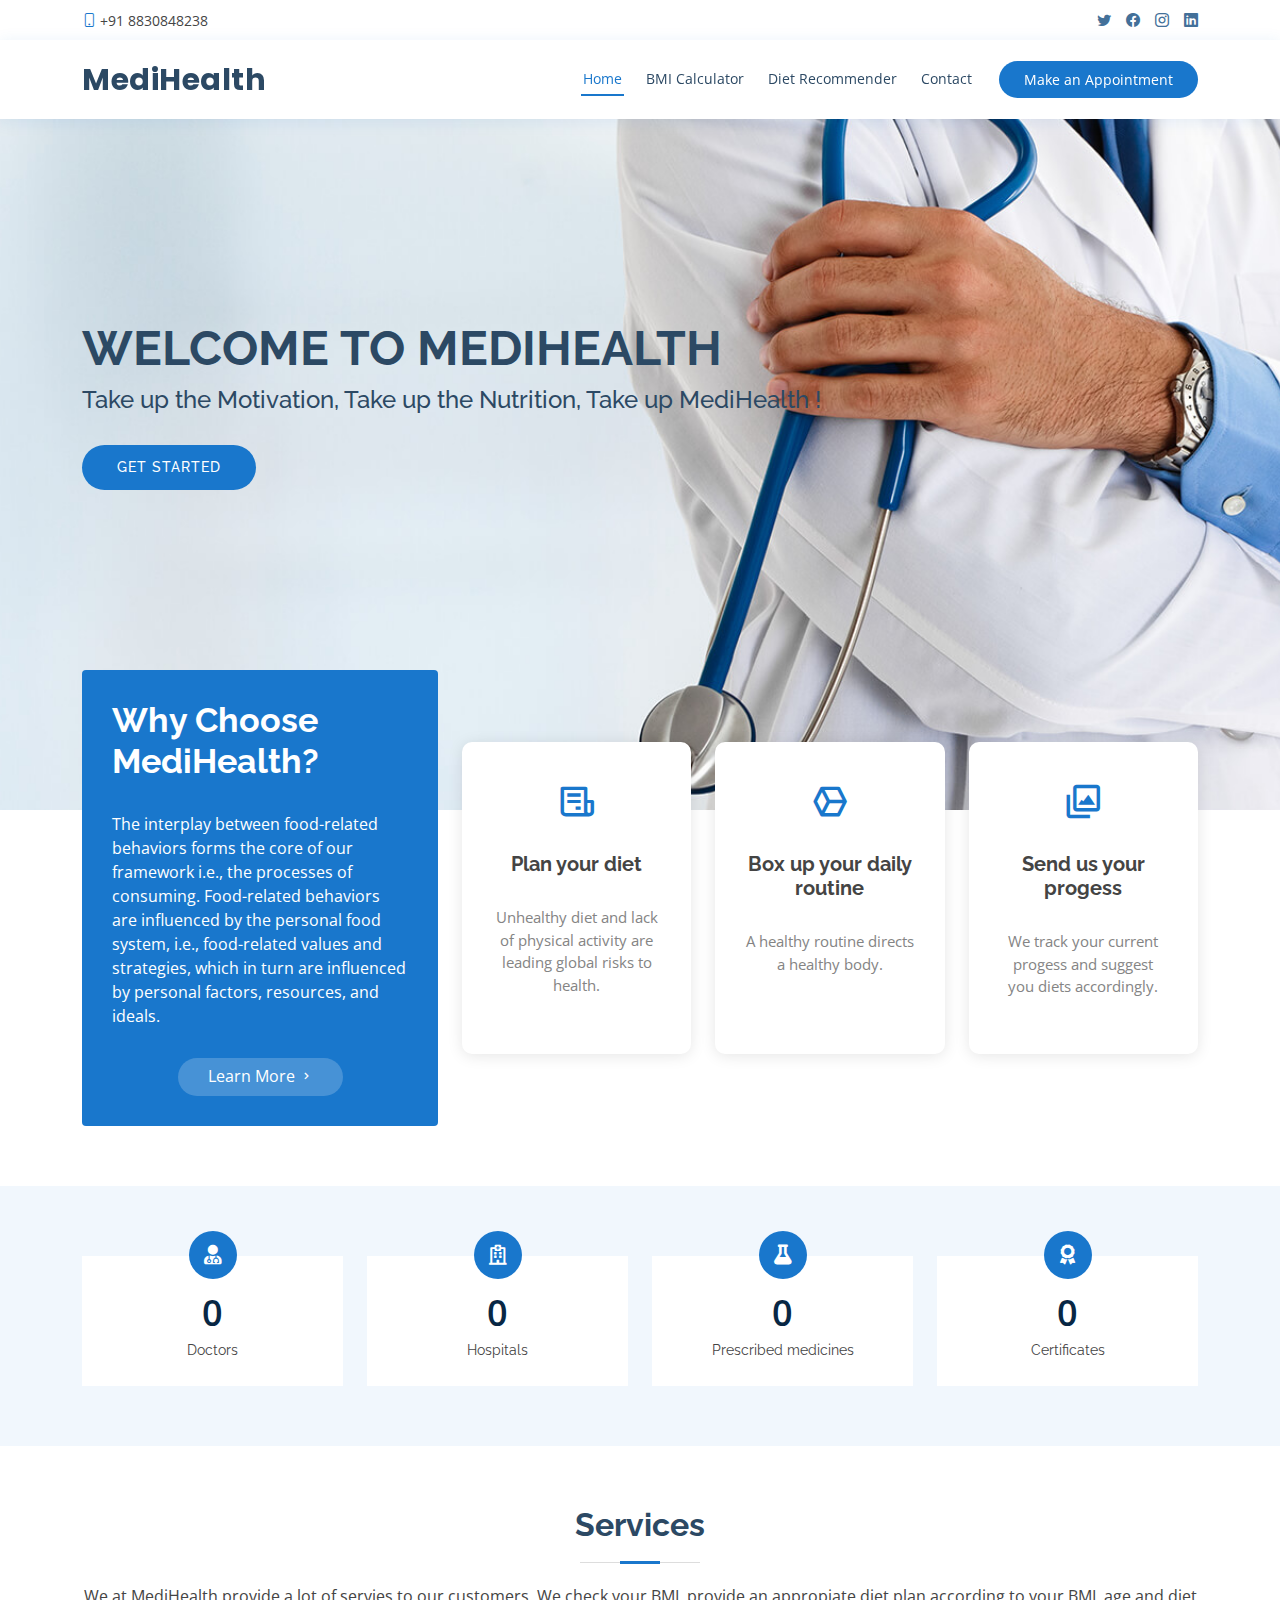
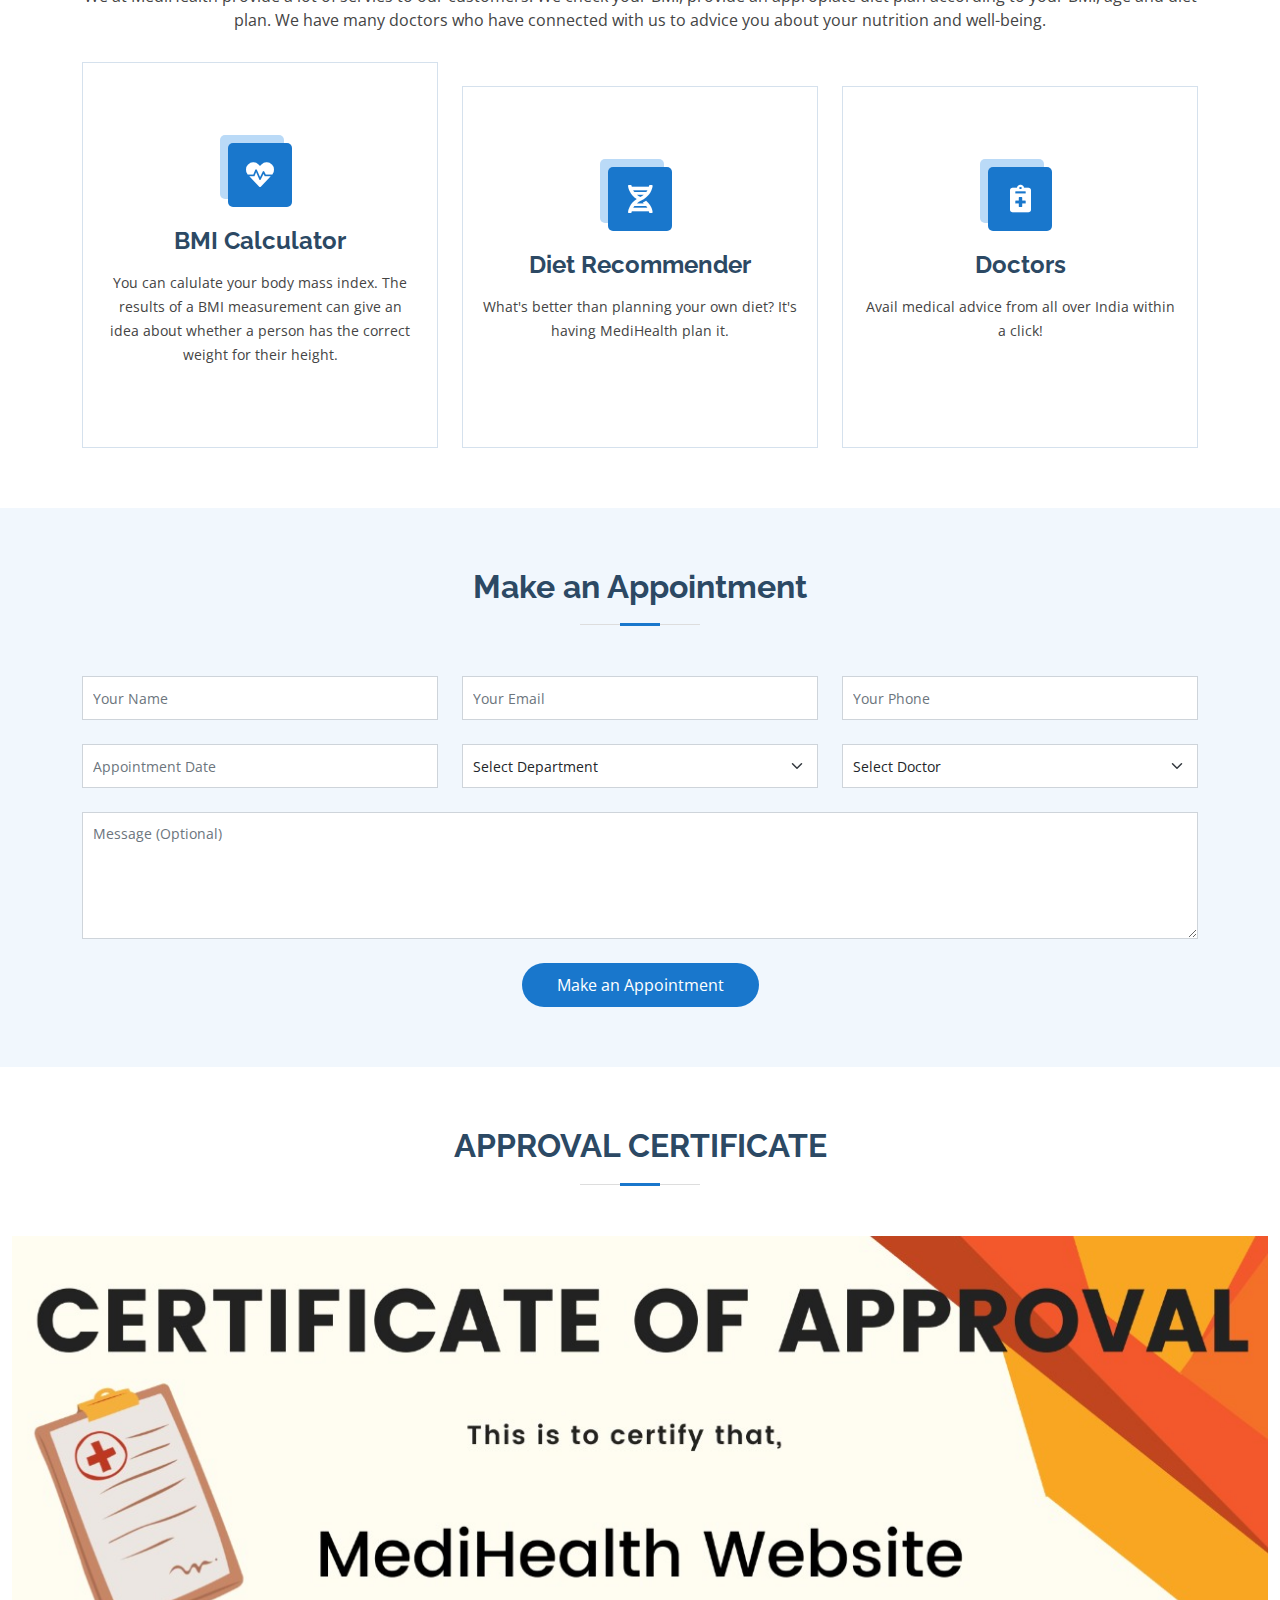
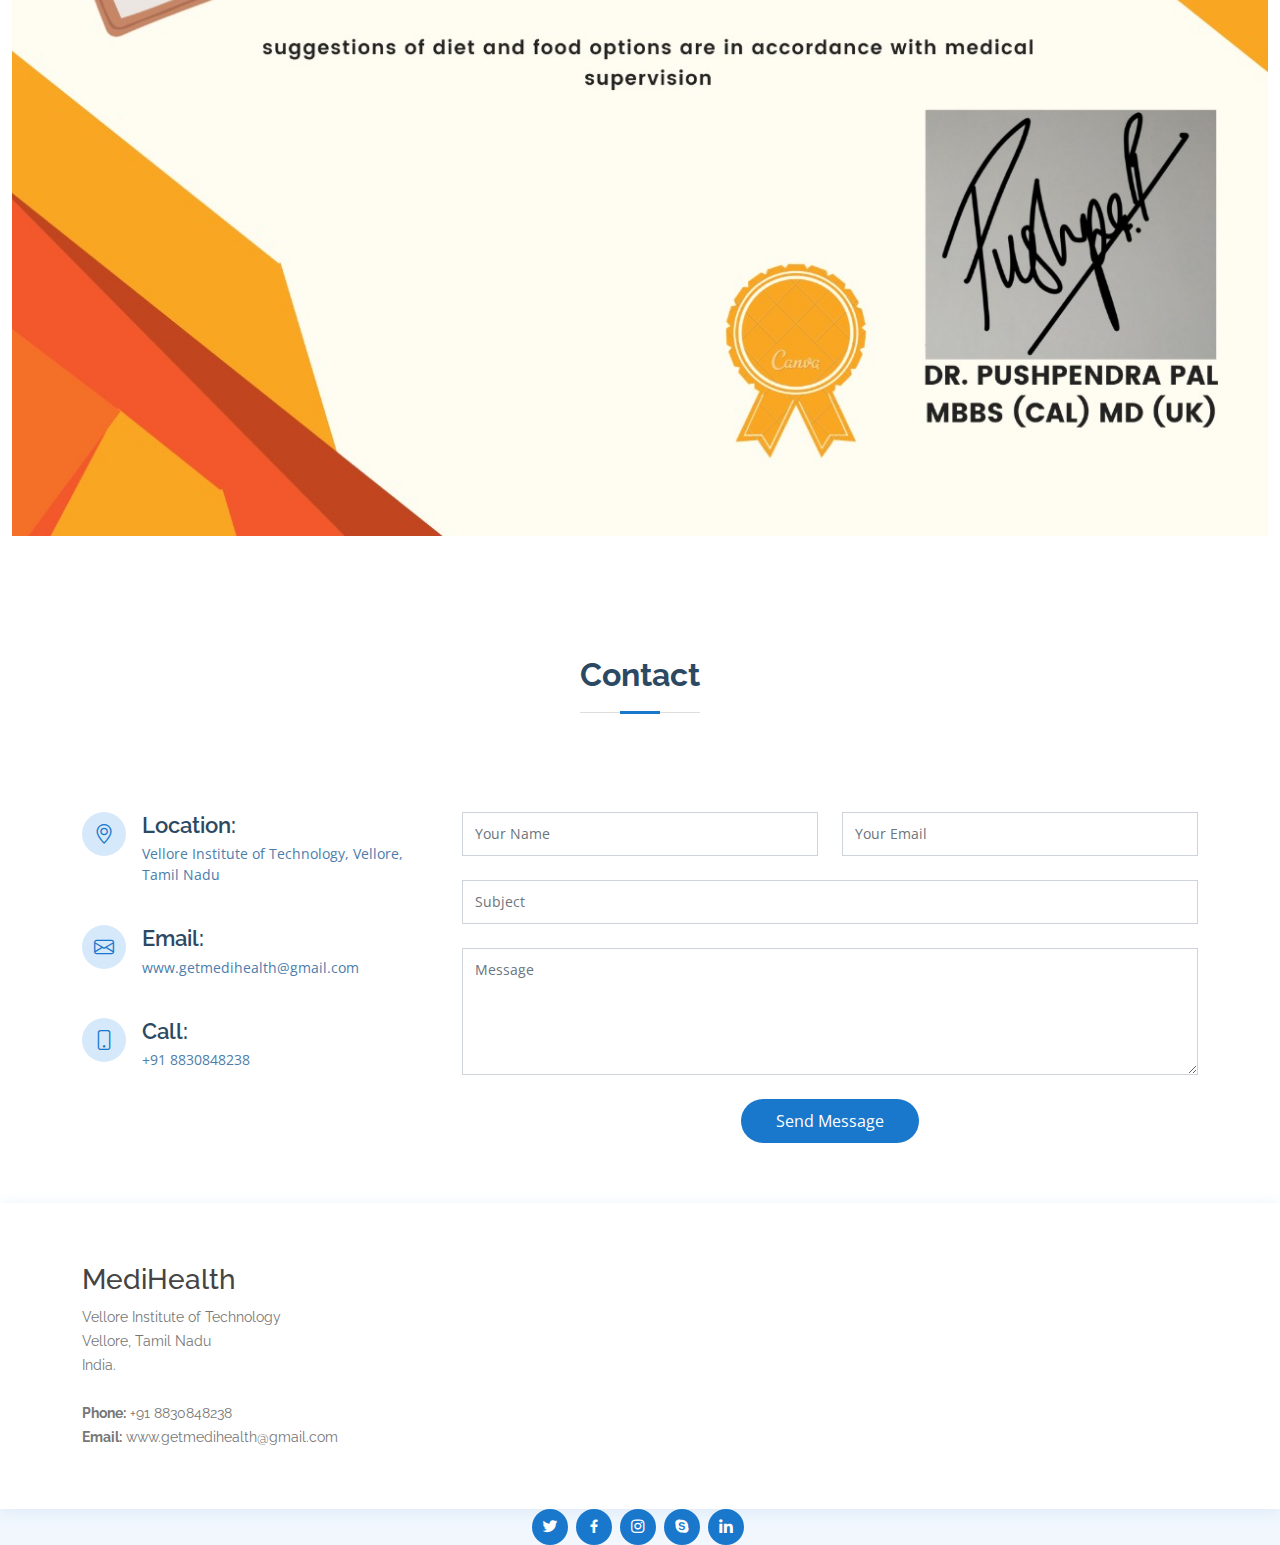
<file: index.html>
<!DOCTYPE html>
<html lang="en">

<head>
  <meta charset="utf-8">
  <meta content="width=device-width, initial-scale=1.0" name="viewport">

  <title>MediHealth</title>
  <meta content="" name="description">
  <meta content="" name="keywords">

  <!-- Favicons -->
  <link href="assets/img/favicon.png" rel="icon">
  <link href="assets/img/apple-touch-icon.png" rel="apple-touch-icon">

  <!-- Google Fonts -->
  <link
    href="https://fonts.googleapis.com/css?family=Open+Sans:300,300i,400,400i,600,600i,700,700i|Raleway:300,300i,400,400i,500,500i,600,600i,700,700i|Poppins:300,300i,400,400i,500,500i,600,600i,700,700i"
    rel="stylesheet">

  <!-- Vendor CSS Files -->
  <link href="assets/vendor/fontawesome-free/css/all.min.css" rel="stylesheet">
  <link href="assets/vendor/animate.css/animate.min.css" rel="stylesheet">
  <link href="assets/vendor/bootstrap/css/bootstrap.min.css" rel="stylesheet">
  <link href="assets/vendor/bootstrap-icons/bootstrap-icons.css" rel="stylesheet">
  <link href="assets/vendor/boxicons/css/boxicons.min.css" rel="stylesheet">
  <link href="assets/vendor/glightbox/css/glightbox.min.css" rel="stylesheet">
  <link href="assets/vendor/remixicon/remixicon.css" rel="stylesheet">
  <link href="assets/vendor/swiper/swiper-bundle.min.css" rel="stylesheet">

  <!-- Template Main CSS File -->
  <link href="assets/css/style.css" rel="stylesheet">

  <!-- =======================================================
  * Template Name: MediHealth - v4.7.0
  * Template URL: https://bootstrapmade.com/MediHealth-free-medical-bootstrap-theme/
  * Author: BootstrapMade.com
  * License: https://bootstrapmade.com/license/
  ======================================================== -->
</head>

<body>

  <!-- ======= Top Bar ======= -->
  <div id="topbar" class="d-flex align-items-center fixed-top">
    <div class="container d-flex justify-content-between">
      <div class="contact-info d-flex align-items-center">
        <!-- <i class="bi bi-envelope"></i> <a href="mailto:contact@example.com">contact@example.com</a> -->
        <i class="bi bi-phone"></i> +91 8830848238
      </div>
      <div class="d-none d-lg-flex social-links align-items-center">
        <a href="#" class="twitter"><i class="bi bi-twitter"></i></a>
        <a href="#" class="facebook"><i class="bi bi-facebook"></i></a>
        <a href="#" class="instagram"><i class="bi bi-instagram"></i></a>
        <a href="#" class="linkedin"><i class="bi bi-linkedin"></i></i></a>
      </div>
    </div>
  </div>

  <!-- ======= Header ======= -->
  <header id="header" class="fixed-top">
    <div class="container d-flex align-items-center">

      <h1 class="logo me-auto"><a href="index1.html">MediHealth</a></h1>
      <!-- Uncomment below if you prefer to use an image logo -->
      <!-- <a href="index1.html" class="logo me-auto"><img src="assets/img/logo.png" alt="" class="img-fluid"></a>-->

      <nav id="navbar" class="navbar order-last order-lg-0">
        <ul>
          <li><a class="nav-link scrollto active" href="#hero">Home</a></li>
          <li><a class="nav-link scrollto" href="http://127.0.0.1:5500/bmi.html">BMI Calculator</a></li>
          <li><a class="nav-link scrollto" href="#services">Diet Recommender</a></li>
          <!-- <li><a class="nav-link scrollto" href="#departments"></a></li> -->
          <!-- <li><a class="nav-link scrollto" href="#doctors">Doctors</a></li> -->
          
          <li><a class="nav-link scrollto" href="#contact">Contact</a></li>
        </ul>
        <i class="bi bi-list mobile-nav-toggle"></i>
      </nav><!-- .navbar -->

      <a href="#appointment" class="appointment-btn scrollto"><span class="d-none d-md-inline">Make an</span>
        Appointment</a>

    </div>
  </header><!-- End Header -->

  <!-- ======= Hero Section ======= -->
  <section id="hero" class="d-flex align-items-center">
    <div class="container">
      <h1>Welcome to MediHealth</h1>
      <h2>Take up the Motivation, Take up the Nutrition, Take up MediHealth ! </h2>
      <a href="#about" class="btn-get-started scrollto">Get Started</a>
    </div>
  </section><!-- End Hero -->

  <main id="main">

    <!-- ======= Why Us Section ======= -->
    <section id="why-us" class="why-us">
      <div class="container">

        <div class="row">
          <div class="col-lg-4 d-flex align-items-stretch">
            <div class="content">
              <h3>Why Choose MediHealth?</h3>
              <p>
                The interplay between food-related behaviors forms the core of our framework i.e., the processes of
                consuming. Food-related behaviors are influenced by the personal food system, i.e., food-related values
                and strategies, which in turn are influenced by personal factors, resources, and ideals.
              </p>
              <div class="text-center">
                <a href="#" class="more-btn">Learn More <i class="bx bx-chevron-right"></i></a>
              </div>
            </div>
          </div>
          <div class="col-lg-8 d-flex align-items-stretch">
            <div class="icon-boxes d-flex flex-column justify-content-center">
              <div class="row">
                <div class="col-xl-4 d-flex align-items-stretch">
                  <div class="icon-box mt-4 mt-xl-0">
                    <i class="bx bx-receipt"></i>
                    <h4>Plan your diet</h4>
                    <p>Unhealthy diet and lack of physical activity are leading global risks to health.</p>
                  </div>
                </div>
                <div class="col-xl-4 d-flex align-items-stretch">
                  <div class="icon-box mt-4 mt-xl-0">
                    <i class="bx bx-cube-alt"></i>
                    <h4>Box up your daily routine</h4>
                    <p>A healthy routine directs a healthy body.</p>
                  </div>
                </div>
                <div class="col-xl-4 d-flex align-items-stretch">
                  <div class="icon-box mt-4 mt-xl-0">
                    <i class="bx bx-images"></i>
                    <h4>Send us your progess</h4>
                    <p>We track your current progess and suggest you diets accordingly.</p>
                  </div>
                </div>
              </div>
            </div><!-- End .content-->
          </div>
        </div>

      </div>
    </section><!-- End Why Us Section -->

    <!-- ======= About Section ======= -->
    <!-- <section id="about" class="about">
      <div class="container-fluid">

        <div class="row">
          <div class="col-xl-5 col-lg-6 video-box d-flex justify-content-center align-items-stretch position-relative">
            <a href="https://www.youtube.com/watch?v=jDDaplaOz7Q" class="glightbox play-btn mb-4"></a>
          </div>

          <div
            class="col-xl-7 col-lg-6 icon-boxes d-flex flex-column align-items-stretch justify-content-center py-5 px-lg-5">
            <h3>Enim quis est voluptatibus aliquid consequatur fugiat</h3>
            <p>Esse voluptas cumque vel exercitationem. Reiciendis est hic accusamus. Non ipsam et sed minima temporibus
              laudantium. Soluta voluptate sed facere corporis dolores excepturi. Libero laboriosam sint et id nulla
              tenetur. Suscipit aut voluptate.</p>

            <div class="icon-box">
              <div class="icon"><i class="bx bx-fingerprint"></i></div>
              <h4 class="title"><a href="">Lorem Ipsum</a></h4>
              <p class="description">Voluptatum deleniti atque corrupti quos dolores et quas molestias excepturi sint
                occaecati cupiditate non provident</p>
            </div>

            <div class="icon-box">
              <div class="icon"><i class="bx bx-gift"></i></div>
              <h4 class="title"><a href="">Nemo Enim</a></h4>
              <p class="description">At vero eos et accusamus et iusto odio dignissimos ducimus qui blanditiis
                praesentium voluptatum deleniti atque</p>
            </div>

            <div class="icon-box">
              <div class="icon"><i class="bx bx-atom"></i></div>
              <h4 class="title"><a href="">Dine Pad</a></h4>
              <p class="description">Explicabo est voluptatum asperiores consequatur magnam. Et veritatis odit. Sunt aut
                deserunt minus aut eligendi omnis</p>
            </div>

          </div>
        </div>

      </div>
    </section>End About Section -->

    <!-- ======= Counts Section ======= -->
    <section id="counts" class="counts">
      <div class="container">

        <div class="row">

          <div class="col-lg-3 col-md-6">
            <div class="count-box">
              <i class="fas fa-user-md"></i>
              <span data-purecounter-start="0" data-purecounter-end="4" data-purecounter-duration="1"
                class="purecounter"></span>
              <p>Doctors</p>
            </div>
          </div>

          <div class="col-lg-3 col-md-6 mt-5 mt-md-0">
            <div class="count-box">
              <i class="far fa-hospital"></i>
              <span data-purecounter-start="0" data-purecounter-end="2" data-purecounter-duration="1"
                class="purecounter"></span>
              <p>Hospitals</p>
            </div>
          </div>

          <div class="col-lg-3 col-md-6 mt-5 mt-lg-0">
            <div class="count-box">
              <i class="fas fa-flask"></i>
              <span data-purecounter-start="0" data-purecounter-end="13" data-purecounter-duration="1"
                class="purecounter"></span>
              <p>Prescribed medicines</p>
            </div>
          </div>

          <div class="col-lg-3 col-md-6 mt-5 mt-lg-0">
            <div class="count-box">
              <i class="fas fa-award"></i>
              <span data-purecounter-start="0" data-purecounter-end="1" data-purecounter-duration="1"
                class="purecounter"></span>
              <p>Certificates</p>
            </div>
          </div>

        </div>

      </div>
    </section><!-- End Counts Section -->

    <!-- ======= Services Section ======= -->
    <section id="services" class="services">
      <div class="container">

        <div class="section-title">
          <h2>Services</h2>
          <p>We at MediHealth provide a lot of servies to our customers. We check your BMI, provide an appropiate diet
            plan according to your BMI, age and diet plan. We have many doctors who have connected with us to advice you
            about your nutrition and well-being. </p>
        </div>

        <div class="row">
          <div class="col-lg-4 col-md-6 d-flex align-items-stretch">
            <div class="icon-box">
              <div class="icon"><i class="fas fa-heartbeat"></i></div>
              <h4><a href="">BMI Calculator</a></h4>
              <p>You can calulate your body mass index. The results of a BMI measurement can give an idea about whether
                a person has the correct weight for their height.

              </p>
            </div>
          </div>

          <!-- <div class="col-lg-4 col-md-6 d-flex align-items-stretch mt-4 mt-md-0">
            <div class="icon-box">
              <div class="icon"><i class="fas fa-pills"></i></div>
              <h4><a href="">Sed ut perspiciatis</a></h4>
              <p>Duis aute irure dolor in reprehenderit in voluptate velit esse cillum dolore</p>
            </div>
          </div> -->
          <!-- 
          <div class="col-lg-4 col-md-6 d-flex align-items-stretch mt-4 mt-lg-0">
            <div class="icon-box">
              <div class="icon"><i class="fas fa-hospital-user"></i></div>
              <h4><a href="">Magni Dolores</a></h4>
              <p>Excepteur sint occaecat cupidatat non proident, sunt in culpa qui officia</p>
            </div>
          </div> -->

          <div class="col-lg-4 col-md-6 d-flex align-items-stretch mt-4">
            <div class="icon-box">
              <div class="icon"><i class="fas fa-dna"></i></div>
              <h4><a href="">Diet Recommender</a></h4>
              <p>What's better than planning your own diet?
                It's having MediHealth plan it.
              </p>
            </div>
          </div>

          <!-- <div class="col-lg-4 col-md-6 d-flex align-items-stretch mt-4">
            <div class="icon-box">
              <div class="icon"><i class="fas fa-wheelchair"></i></div>
              <h4><a href="">Dele cardo</a></h4>
              <p>Quis consequatur saepe eligendi voluptatem consequatur dolor consequuntur</p>
            </div>
          </div> -->

          <div class="col-lg-4 col-md-6 d-flex align-items-stretch mt-4">
            <div class="icon-box">
              <div class="icon"><i class="fas fa-notes-medical"></i></div>
              <h4><a href="">Doctors</a></h4>
              <p>Avail medical advice from all over India within a click!</p>
            </div>
          </div>

        </div>

      </div>
    </section><!-- End Services Section -->

    <!-- ======= Appointment Section ======= -->
    <section id="appointment" class="appointment section-bg">
      <div class="container">

        <div class="section-title">
          <h2>Make an Appointment</h2>
          
        </div>

        <form action="forms/appointment.php" method="post" role="form" class="php-email-form">
          <div class="row">
            <div class="col-md-4 form-group">
              <input type="text" name="name" class="form-control" id="name" placeholder="Your Name" data-rule="minlen:4"
                data-msg="Please enter at least 4 chars">
              <div class="validate"></div>
            </div>
            <div class="col-md-4 form-group mt-3 mt-md-0">
              <input type="email" class="form-control" name="email" id="email" placeholder="Your Email"
                data-rule="email" data-msg="Please enter a valid email">
              <div class="validate"></div>
            </div>
            <div class="col-md-4 form-group mt-3 mt-md-0">
              <input type="tel" class="form-control" name="phone" id="phone" placeholder="Your Phone"
                data-rule="minlen:4" data-msg="Please enter at least 4 chars">
              <div class="validate"></div>
            </div>
          </div>
          <div class="row">
            <div class="col-md-4 form-group mt-3">
              <input type="datetime" name="date" class="form-control datepicker" id="date"
                placeholder="Appointment Date" data-rule="minlen:4" data-msg="Please enter at least 4 chars">
              <div class="validate"></div>
            </div>
            <div class="col-md-4 form-group mt-3">
              <select name="department" id="department" class="form-select">
                <option value="">Select Department</option>
                <option value="Department 1">Department 1</option>
                <option value="Department 2">Department 2</option>
                <option value="Department 3">Department 3</option>
              </select>
              <div class="validate"></div>
            </div>
            <div class="col-md-4 form-group mt-3">
              <select name="doctor" id="doctor" class="form-select">
                <option value="">Select Doctor</option>
                <option value="Doctor 1">Doctor 1</option>
                <option value="Doctor 2">Doctor 2</option>
                <option value="Doctor 3">Doctor 3</option>
              </select>
              <div class="validate"></div>
            </div>
          </div>

          <div class="form-group mt-3">
            <textarea class="form-control" name="message" rows="5" placeholder="Message (Optional)"></textarea>
            <div class="validate"></div>
          </div>
          <div class="mb-3">
            <div class="loading">Loading</div>
            <div class="error-message"></div>
            <div class="sent-message">Your appointment request has been sent successfully. Thank you!</div>
          </div>
          <div class="text-center"><button type="submit">Make an Appointment</button></div>
        </form>

      </div>
    </section><!-- End Appointment Section -->



   


    <!-- ======= Gallery Section ======= -->
    <section id="gallery" class="gallery">
      <div class="container">

        <div class="section-title">
          <h2>APPROVAL CERTIFICATE</h2>
          <!-- <p>Magnam dolores commodi suscipit. Necessitatibus eius consequatur ex aliquid fuga eum quidem. Sit sint
            consectetur velit. Quisquam quos quisquam cupiditate. Et nemo qui impedit suscipit alias ea. Quia fugiat sit
            in iste officiis commodi quidem hic quas.</p> -->
        </div>
      </div>

      <div class="container-fluid">
        <div class="row no-gutters">

          <!-- <div > -->
          <!-- <div class="gallery-item"> -->
          <img src="Certificate.jpeg" alt="Girl in a jacket" width="400" height="900">
          <!-- <img src="Certificate.jpeg" alt="Girl in a jacket" width="700" height="700"> -->
          <!-- </div> -->
          <!-- </div> -->


        </div>

      </div>

      </div>
    </section><!-- End Gallery Section -->

    <!-- ======= Contact Section ======= -->
    <section id="contact" class="contact">
      <div class="container">

        <div class="section-title">
          <h2>Contact</h2>

        </div>
      </div>

      <div class="container">
        <div class="row mt-5">

          <div class="col-lg-4">
            <div class="info">
              <div class="address">
                <i class="bi bi-geo-alt"></i>
                <h4>Location:</h4>
                <p>Vellore Institute of Technology, Vellore, Tamil Nadu</p>
              </div>

              <div class="email">
                <i class="bi bi-envelope"></i>
                <h4>Email:</h4>
                <p>www.getmedihealth@gmail.com</p>
              </div>

              <div class="phone">
                <i class="bi bi-phone"></i>
                <h4>Call:</h4>
                <p>+91 8830848238</p>
              </div>

            </div>

          </div>

          <div class="col-lg-8 mt-5 mt-lg-0">

            <form action="forms/contact.php" method="post" role="form" class="php-email-form">
              <div class="row">
                <div class="col-md-6 form-group">
                  <input type="text" name="name" class="form-control" id="name" placeholder="Your Name" required>
                </div>
                <div class="col-md-6 form-group mt-3 mt-md-0">
                  <input type="email" class="form-control" name="email" id="email" placeholder="Your Email" required>
                </div>
              </div>
              <div class="form-group mt-3">
                <input type="text" class="form-control" name="subject" id="subject" placeholder="Subject" required>
              </div>
              <div class="form-group mt-3">
                <textarea class="form-control" name="message" rows="5" placeholder="Message" required></textarea>
              </div>
              <div class="my-3">
                <div class="loading">Loading</div>
                <div class="error-message"></div>
                <div class="sent-message">Your message has been sent. Thank you!</div>
              </div>
              <div class="text-center"><button type="submit">Send Message</button></div>
            </form>

          </div>

        </div>

      </div>
    </section><!-- End Contact Section -->

  </main><!-- End #main -->

  <!-- ======= Footer ======= -->
  <footer id="footer">

    <div class="footer-top">
      <div class="container">
        <div class="row">

          <div class="col-lg-3 col-md-6 footer-contact">
            <h3>MediHealth</h3>
            <p>
              Vellore Institute of Technology <br>
              Vellore, Tamil Nadu<br>
              India.<br><br>
              <strong>Phone:</strong> +91 8830848238<br>
              <strong>Email:</strong> www.getmedihealth@gmail.com<br>
            </p>
          </div>

        </div>
      </div>
    </div>

    <!-- ======= Doctors Section ======= -->
    
    <!-- End Doc
      
    <div class="container d-md-flex py-4">

      <div class="me-md-auto text-center text-md-start">
        <div class="copyright">
          &copy; Copyright <strong><span>MediHealth</span></strong>. All Rights Reserved
        </div>
        <div class="credits">
          <!-- All the links in the footer should remain intact. -->
    <!-- You can delete the links only if you purchased the pro version. -->
    <!-- Licensing information: https://bootstrapmade.com/license/ -->
    <!-- Purchase the pro version with working PHP/AJAX contact form: https://bootstrapmade.com/MediHealth-free-medical-bootstrap-theme/ -->
    <!-- Designed by <a href="https://bootstrapmade.com/">BootstrapMade</a> -->
    </div>
    </div>
    <div class="social-links text-center text-md-right pt-3 pt-md-0">
      <a href="#" class="twitter"><i class="bx bxl-twitter"></i></a>
      <a href="#" class="facebook"><i class="bx bxl-facebook"></i></a>
      <a href="#" class="instagram"><i class="bx bxl-instagram"></i></a>
      <a href="#" class="google-plus"><i class="bx bxl-skype"></i></a>
      <a href="#" class="linkedin"><i class="bx bxl-linkedin"></i></a>
    </div>
    </div>
  </footer><!-- End Footer -->

  <div id="preloader"></div>
  <a href="#" class="back-to-top d-flex align-items-center justify-content-center"><i
      class="bi bi-arrow-up-short"></i></a>

  <!-- Vendor JS Files -->
  <script src="assets/vendor/purecounter/purecounter.js"></script>
  <script src="assets/vendor/bootstrap/js/bootstrap.bundle.min.js"></script>
  <script src="assets/vendor/glightbox/js/glightbox.min.js"></script>
  <script src="assets/vendor/swiper/swiper-bundle.min.js"></script>
  <script src="assets/vendor/php-email-form/validate.js"></script>

  <!-- Template Main JS File -->
  <script src="assets/js/main.js"></script>

</body>

</html>
</file>
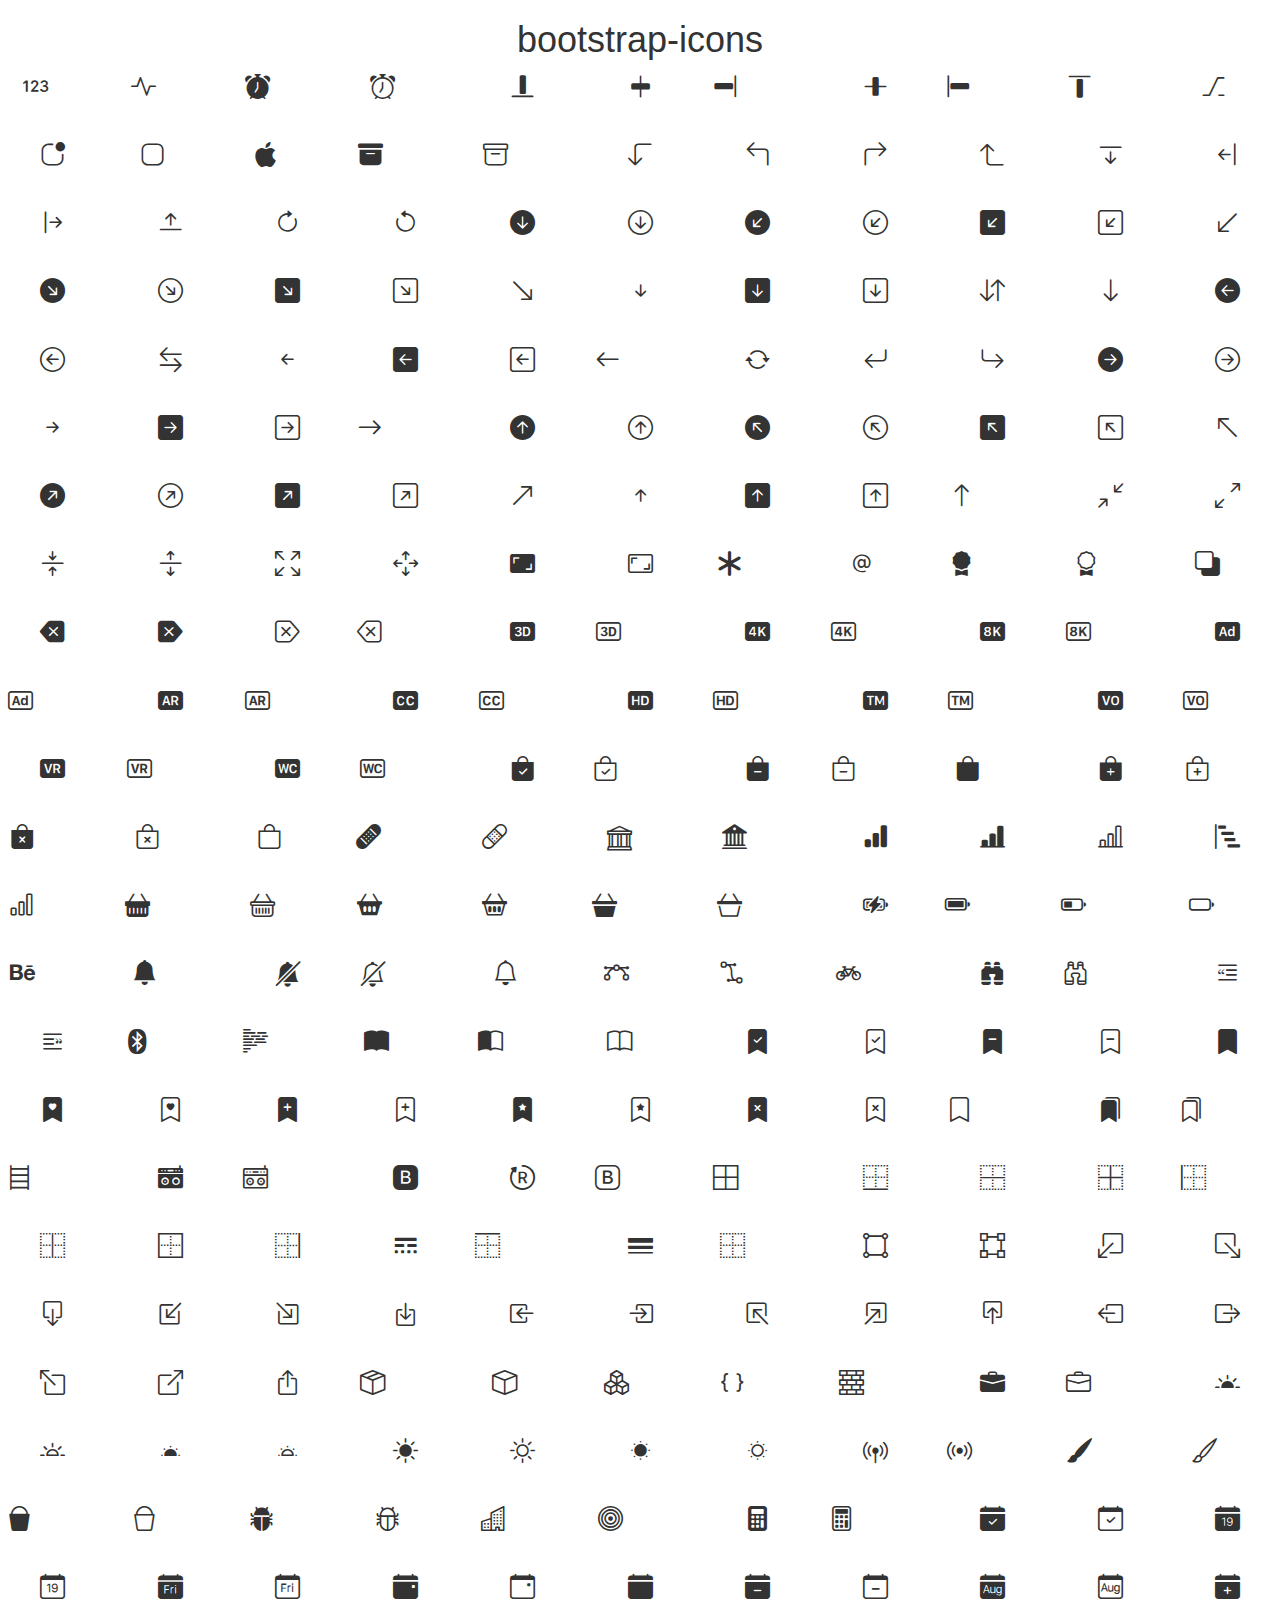
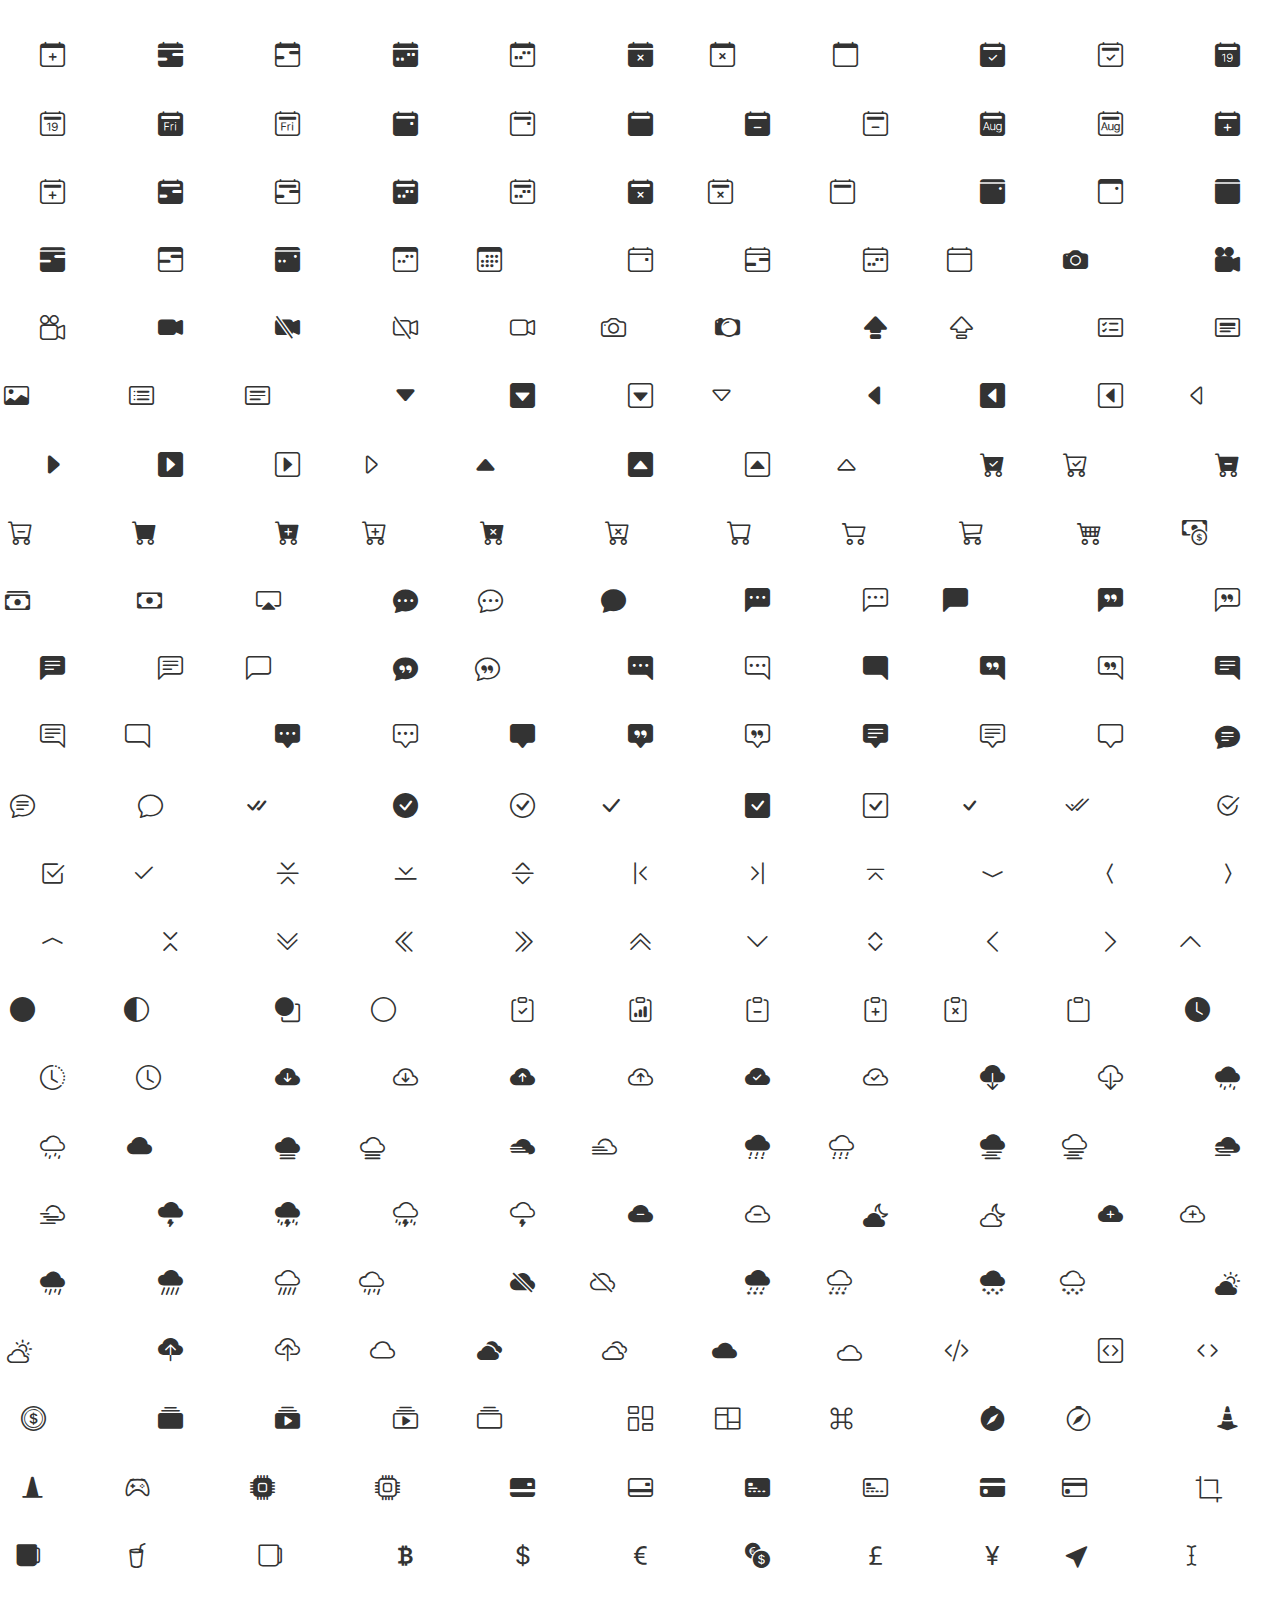
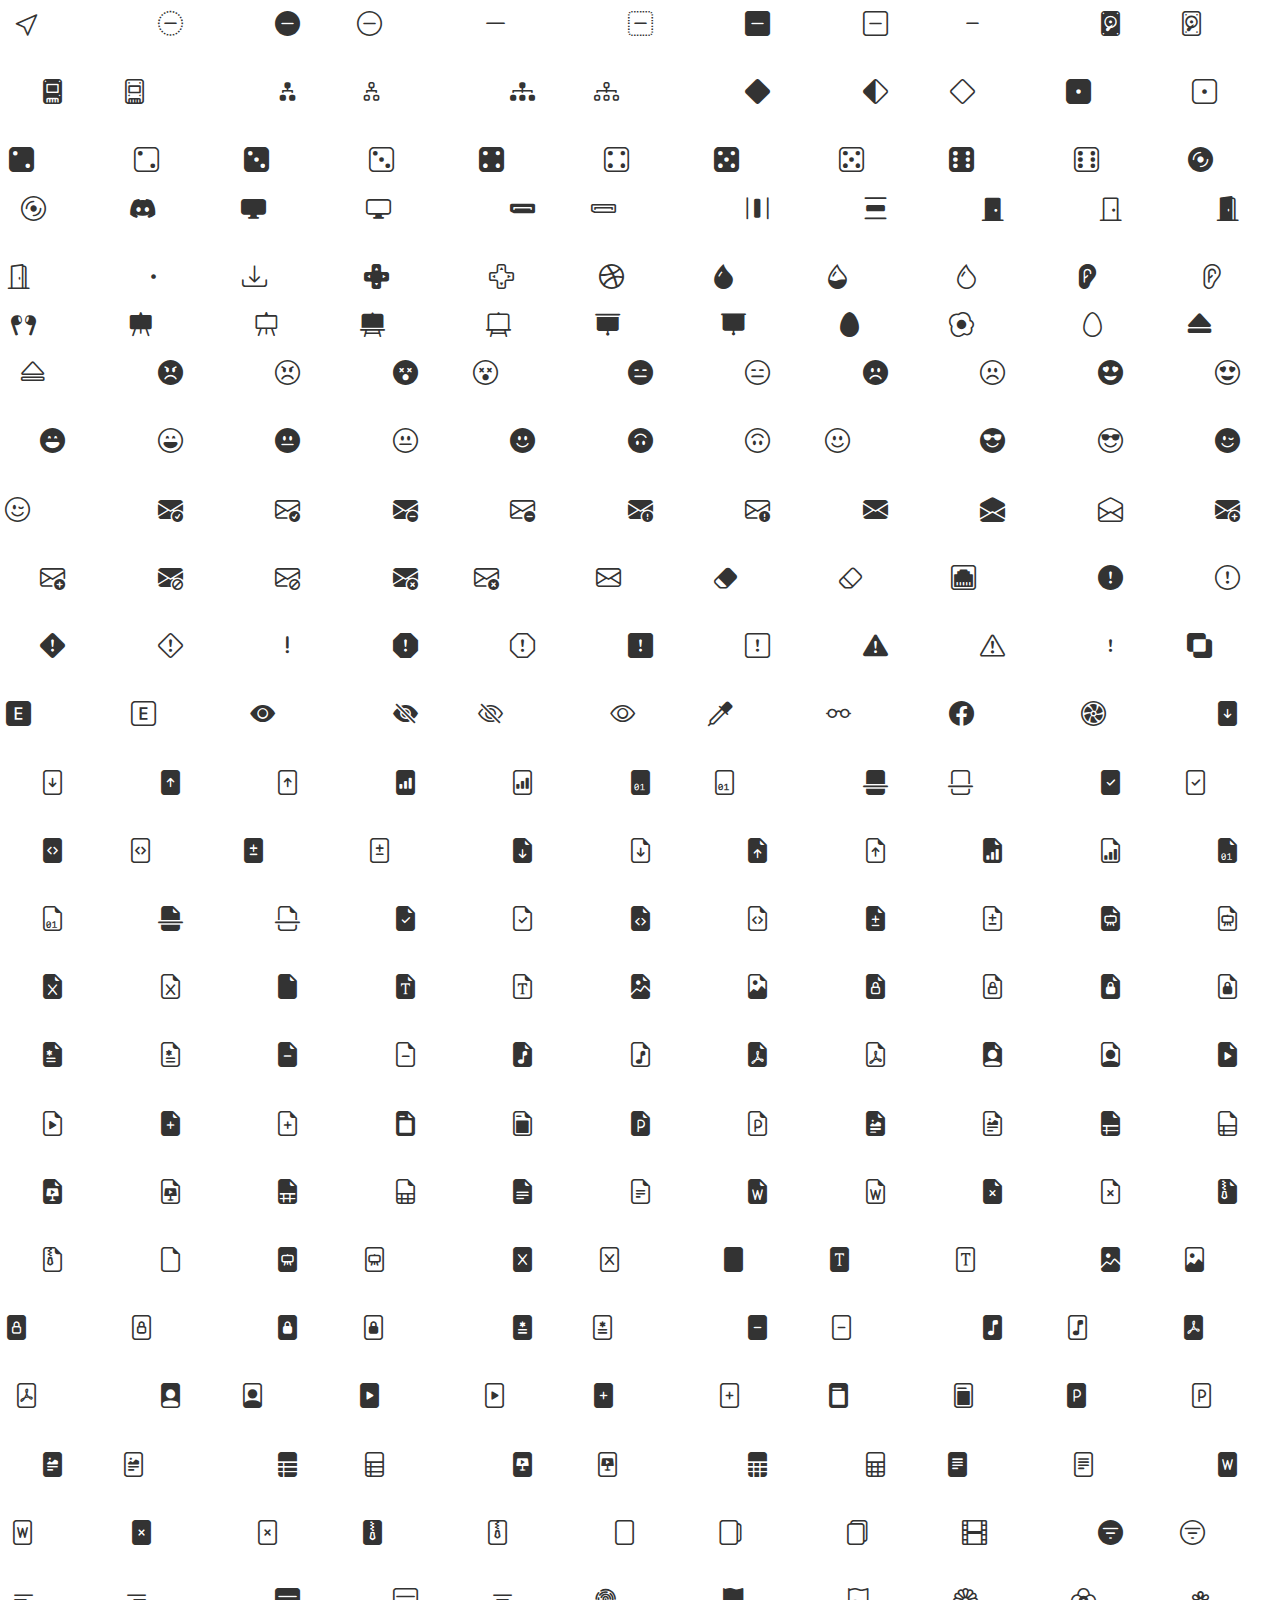
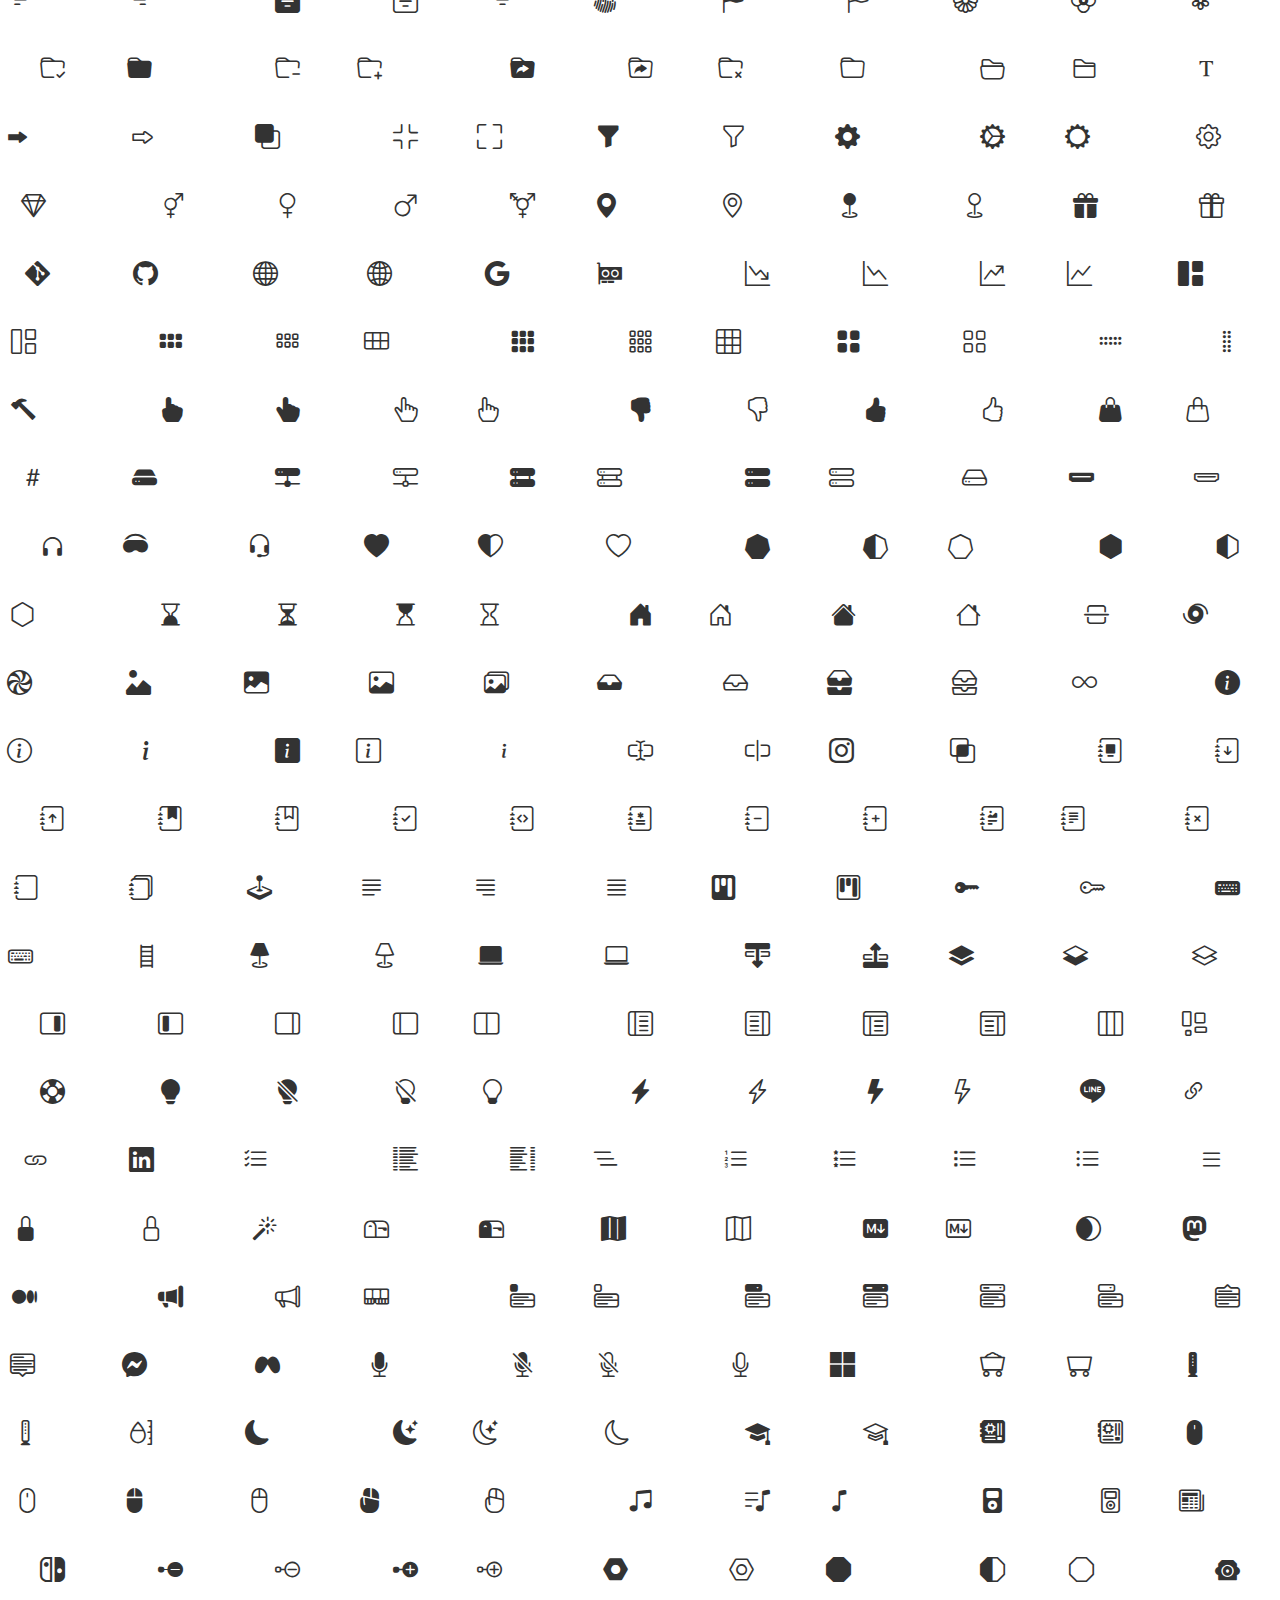
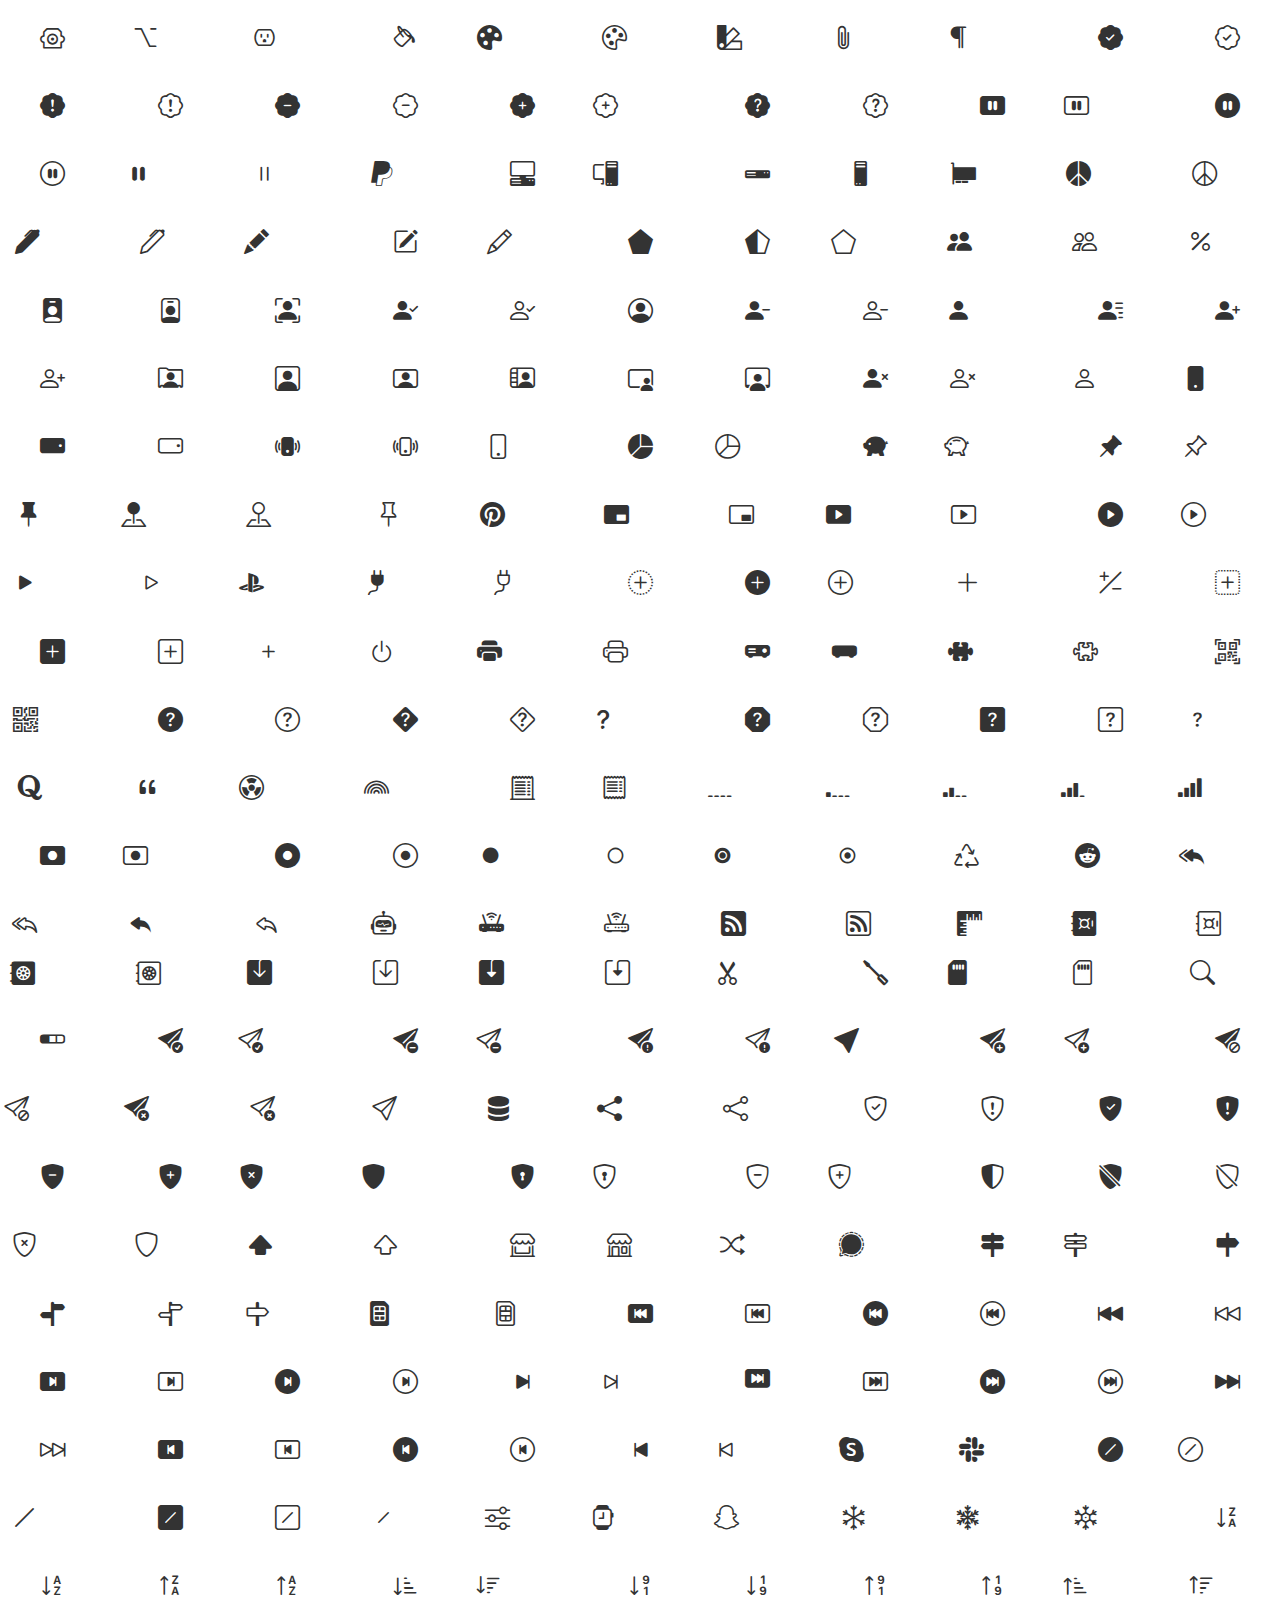
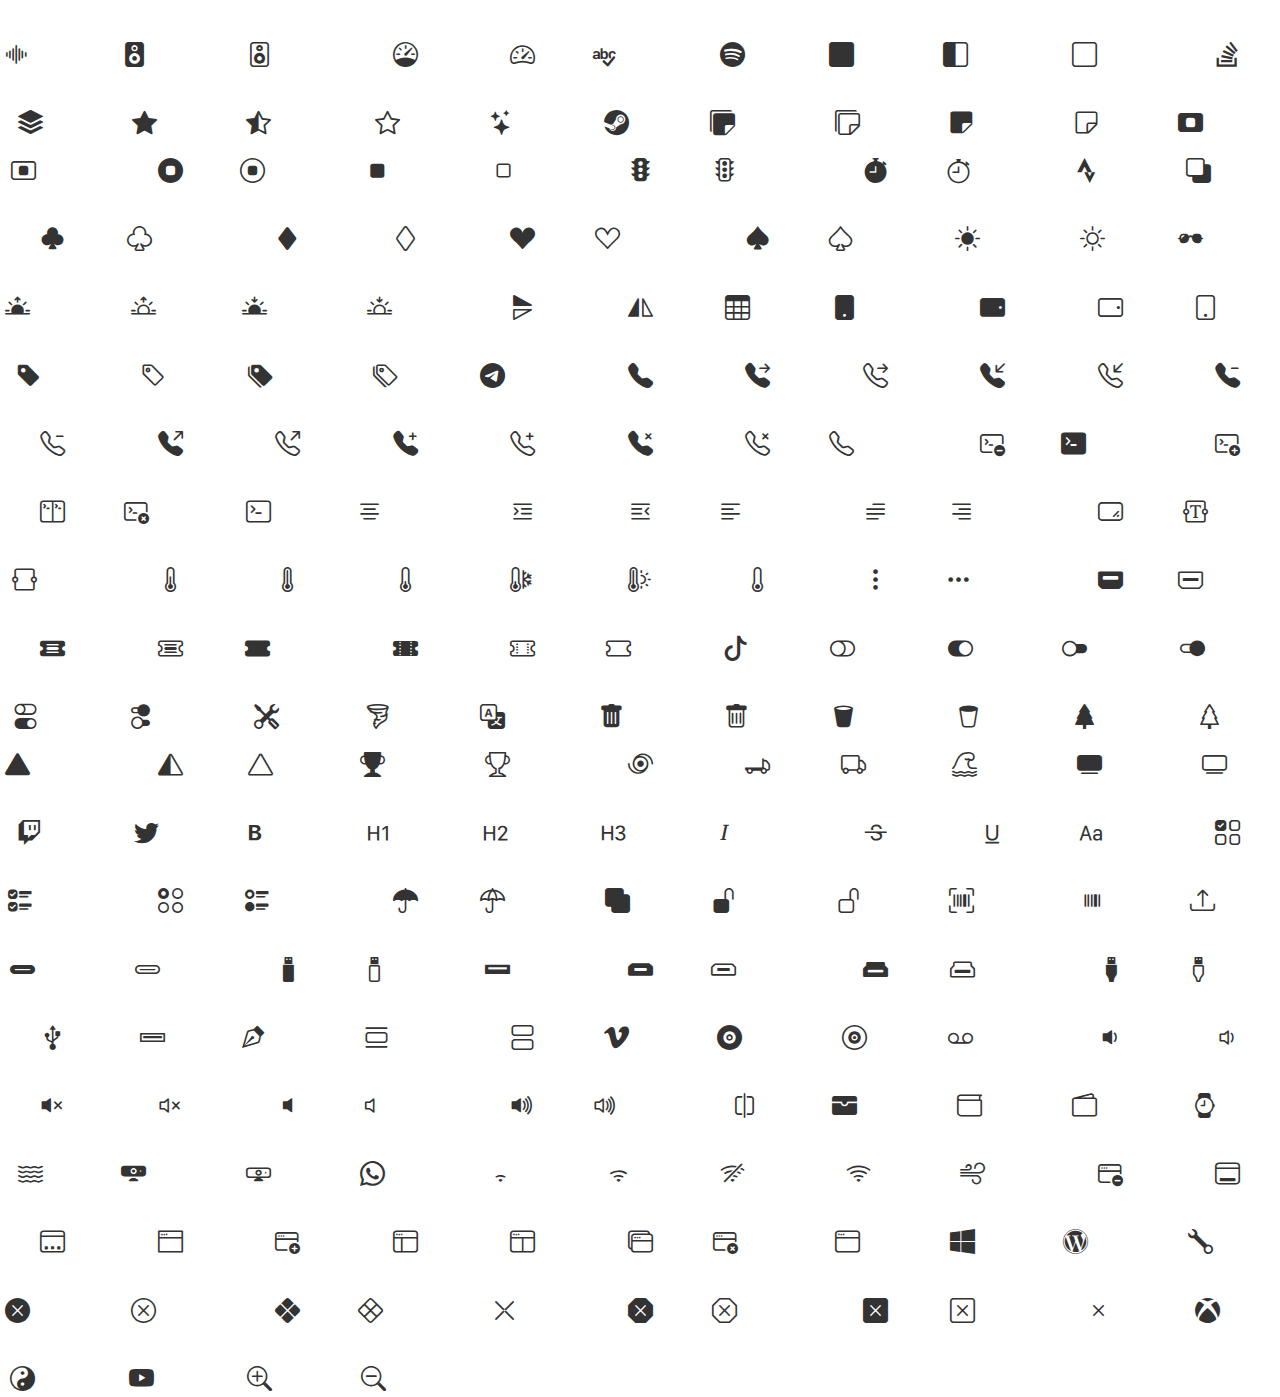
<file: assets/vendor/bootstrap-icons/index.html>
<!doctype html>
<html lang="en">
<head>
  <meta charset="utf-8">
  <title>bootstrap-icons</title>

  <style>
    .icons {
      display: grid;
      max-width: 100%;
      grid-template-columns: repeat(auto-fit, minmax(100px, 1fr) );
      gap: 1.25rem;
    }
    .icon {
      background-color: var(--bs-light);
      border-radius: .25rem;
    }
    .bi {
      margin: .25rem;
      font-size: 2.5rem;
    }
    .label {
      font-family: var(--bs-font-monospace);
    }
    .label {
      display: inline-block;
      width: 100%;
      overflow: hidden;
      padding: .25rem;
      font-size: .625rem;
      text-overflow: ellipsis;
      white-space: nowrap;
    }
  </style>

  <link rel="stylesheet" href="/assets/css/bootstrap.min.css">
  <link rel="stylesheet" href="bootstrap-icons.css">
</head>
<body class="text-center">

  <h1>bootstrap-icons</h1>

  <div class="icons">
    <div class="icon">
      <i class="bi bi-123"></i>
      <div class="label">123</div>
    </div>
    <div class="icon">
      <i class="bi bi-activity"></i>
      <div class="label">activity</div>
    </div>
    <div class="icon">
      <i class="bi bi-alarm-fill"></i>
      <div class="label">alarm-fill</div>
    </div>
    <div class="icon">
      <i class="bi bi-alarm"></i>
      <div class="label">alarm</div>
    </div>
    <div class="icon">
      <i class="bi bi-align-bottom"></i>
      <div class="label">align-bottom</div>
    </div>
    <div class="icon">
      <i class="bi bi-align-center"></i>
      <div class="label">align-center</div>
    </div>
    <div class="icon">
      <i class="bi bi-align-end"></i>
      <div class="label">align-end</div>
    </div>
    <div class="icon">
      <i class="bi bi-align-middle"></i>
      <div class="label">align-middle</div>
    </div>
    <div class="icon">
      <i class="bi bi-align-start"></i>
      <div class="label">align-start</div>
    </div>
    <div class="icon">
      <i class="bi bi-align-top"></i>
      <div class="label">align-top</div>
    </div>
    <div class="icon">
      <i class="bi bi-alt"></i>
      <div class="label">alt</div>
    </div>
    <div class="icon">
      <i class="bi bi-app-indicator"></i>
      <div class="label">app-indicator</div>
    </div>
    <div class="icon">
      <i class="bi bi-app"></i>
      <div class="label">app</div>
    </div>
    <div class="icon">
      <i class="bi bi-apple"></i>
      <div class="label">apple</div>
    </div>
    <div class="icon">
      <i class="bi bi-archive-fill"></i>
      <div class="label">archive-fill</div>
    </div>
    <div class="icon">
      <i class="bi bi-archive"></i>
      <div class="label">archive</div>
    </div>
    <div class="icon">
      <i class="bi bi-arrow-90deg-down"></i>
      <div class="label">arrow-90deg-down</div>
    </div>
    <div class="icon">
      <i class="bi bi-arrow-90deg-left"></i>
      <div class="label">arrow-90deg-left</div>
    </div>
    <div class="icon">
      <i class="bi bi-arrow-90deg-right"></i>
      <div class="label">arrow-90deg-right</div>
    </div>
    <div class="icon">
      <i class="bi bi-arrow-90deg-up"></i>
      <div class="label">arrow-90deg-up</div>
    </div>
    <div class="icon">
      <i class="bi bi-arrow-bar-down"></i>
      <div class="label">arrow-bar-down</div>
    </div>
    <div class="icon">
      <i class="bi bi-arrow-bar-left"></i>
      <div class="label">arrow-bar-left</div>
    </div>
    <div class="icon">
      <i class="bi bi-arrow-bar-right"></i>
      <div class="label">arrow-bar-right</div>
    </div>
    <div class="icon">
      <i class="bi bi-arrow-bar-up"></i>
      <div class="label">arrow-bar-up</div>
    </div>
    <div class="icon">
      <i class="bi bi-arrow-clockwise"></i>
      <div class="label">arrow-clockwise</div>
    </div>
    <div class="icon">
      <i class="bi bi-arrow-counterclockwise"></i>
      <div class="label">arrow-counterclockwise</div>
    </div>
    <div class="icon">
      <i class="bi bi-arrow-down-circle-fill"></i>
      <div class="label">arrow-down-circle-fill</div>
    </div>
    <div class="icon">
      <i class="bi bi-arrow-down-circle"></i>
      <div class="label">arrow-down-circle</div>
    </div>
    <div class="icon">
      <i class="bi bi-arrow-down-left-circle-fill"></i>
      <div class="label">arrow-down-left-circle-fill</div>
    </div>
    <div class="icon">
      <i class="bi bi-arrow-down-left-circle"></i>
      <div class="label">arrow-down-left-circle</div>
    </div>
    <div class="icon">
      <i class="bi bi-arrow-down-left-square-fill"></i>
      <div class="label">arrow-down-left-square-fill</div>
    </div>
    <div class="icon">
      <i class="bi bi-arrow-down-left-square"></i>
      <div class="label">arrow-down-left-square</div>
    </div>
    <div class="icon">
      <i class="bi bi-arrow-down-left"></i>
      <div class="label">arrow-down-left</div>
    </div>
    <div class="icon">
      <i class="bi bi-arrow-down-right-circle-fill"></i>
      <div class="label">arrow-down-right-circle-fill</div>
    </div>
    <div class="icon">
      <i class="bi bi-arrow-down-right-circle"></i>
      <div class="label">arrow-down-right-circle</div>
    </div>
    <div class="icon">
      <i class="bi bi-arrow-down-right-square-fill"></i>
      <div class="label">arrow-down-right-square-fill</div>
    </div>
    <div class="icon">
      <i class="bi bi-arrow-down-right-square"></i>
      <div class="label">arrow-down-right-square</div>
    </div>
    <div class="icon">
      <i class="bi bi-arrow-down-right"></i>
      <div class="label">arrow-down-right</div>
    </div>
    <div class="icon">
      <i class="bi bi-arrow-down-short"></i>
      <div class="label">arrow-down-short</div>
    </div>
    <div class="icon">
      <i class="bi bi-arrow-down-square-fill"></i>
      <div class="label">arrow-down-square-fill</div>
    </div>
    <div class="icon">
      <i class="bi bi-arrow-down-square"></i>
      <div class="label">arrow-down-square</div>
    </div>
    <div class="icon">
      <i class="bi bi-arrow-down-up"></i>
      <div class="label">arrow-down-up</div>
    </div>
    <div class="icon">
      <i class="bi bi-arrow-down"></i>
      <div class="label">arrow-down</div>
    </div>
    <div class="icon">
      <i class="bi bi-arrow-left-circle-fill"></i>
      <div class="label">arrow-left-circle-fill</div>
    </div>
    <div class="icon">
      <i class="bi bi-arrow-left-circle"></i>
      <div class="label">arrow-left-circle</div>
    </div>
    <div class="icon">
      <i class="bi bi-arrow-left-right"></i>
      <div class="label">arrow-left-right</div>
    </div>
    <div class="icon">
      <i class="bi bi-arrow-left-short"></i>
      <div class="label">arrow-left-short</div>
    </div>
    <div class="icon">
      <i class="bi bi-arrow-left-square-fill"></i>
      <div class="label">arrow-left-square-fill</div>
    </div>
    <div class="icon">
      <i class="bi bi-arrow-left-square"></i>
      <div class="label">arrow-left-square</div>
    </div>
    <div class="icon">
      <i class="bi bi-arrow-left"></i>
      <div class="label">arrow-left</div>
    </div>
    <div class="icon">
      <i class="bi bi-arrow-repeat"></i>
      <div class="label">arrow-repeat</div>
    </div>
    <div class="icon">
      <i class="bi bi-arrow-return-left"></i>
      <div class="label">arrow-return-left</div>
    </div>
    <div class="icon">
      <i class="bi bi-arrow-return-right"></i>
      <div class="label">arrow-return-right</div>
    </div>
    <div class="icon">
      <i class="bi bi-arrow-right-circle-fill"></i>
      <div class="label">arrow-right-circle-fill</div>
    </div>
    <div class="icon">
      <i class="bi bi-arrow-right-circle"></i>
      <div class="label">arrow-right-circle</div>
    </div>
    <div class="icon">
      <i class="bi bi-arrow-right-short"></i>
      <div class="label">arrow-right-short</div>
    </div>
    <div class="icon">
      <i class="bi bi-arrow-right-square-fill"></i>
      <div class="label">arrow-right-square-fill</div>
    </div>
    <div class="icon">
      <i class="bi bi-arrow-right-square"></i>
      <div class="label">arrow-right-square</div>
    </div>
    <div class="icon">
      <i class="bi bi-arrow-right"></i>
      <div class="label">arrow-right</div>
    </div>
    <div class="icon">
      <i class="bi bi-arrow-up-circle-fill"></i>
      <div class="label">arrow-up-circle-fill</div>
    </div>
    <div class="icon">
      <i class="bi bi-arrow-up-circle"></i>
      <div class="label">arrow-up-circle</div>
    </div>
    <div class="icon">
      <i class="bi bi-arrow-up-left-circle-fill"></i>
      <div class="label">arrow-up-left-circle-fill</div>
    </div>
    <div class="icon">
      <i class="bi bi-arrow-up-left-circle"></i>
      <div class="label">arrow-up-left-circle</div>
    </div>
    <div class="icon">
      <i class="bi bi-arrow-up-left-square-fill"></i>
      <div class="label">arrow-up-left-square-fill</div>
    </div>
    <div class="icon">
      <i class="bi bi-arrow-up-left-square"></i>
      <div class="label">arrow-up-left-square</div>
    </div>
    <div class="icon">
      <i class="bi bi-arrow-up-left"></i>
      <div class="label">arrow-up-left</div>
    </div>
    <div class="icon">
      <i class="bi bi-arrow-up-right-circle-fill"></i>
      <div class="label">arrow-up-right-circle-fill</div>
    </div>
    <div class="icon">
      <i class="bi bi-arrow-up-right-circle"></i>
      <div class="label">arrow-up-right-circle</div>
    </div>
    <div class="icon">
      <i class="bi bi-arrow-up-right-square-fill"></i>
      <div class="label">arrow-up-right-square-fill</div>
    </div>
    <div class="icon">
      <i class="bi bi-arrow-up-right-square"></i>
      <div class="label">arrow-up-right-square</div>
    </div>
    <div class="icon">
      <i class="bi bi-arrow-up-right"></i>
      <div class="label">arrow-up-right</div>
    </div>
    <div class="icon">
      <i class="bi bi-arrow-up-short"></i>
      <div class="label">arrow-up-short</div>
    </div>
    <div class="icon">
      <i class="bi bi-arrow-up-square-fill"></i>
      <div class="label">arrow-up-square-fill</div>
    </div>
    <div class="icon">
      <i class="bi bi-arrow-up-square"></i>
      <div class="label">arrow-up-square</div>
    </div>
    <div class="icon">
      <i class="bi bi-arrow-up"></i>
      <div class="label">arrow-up</div>
    </div>
    <div class="icon">
      <i class="bi bi-arrows-angle-contract"></i>
      <div class="label">arrows-angle-contract</div>
    </div>
    <div class="icon">
      <i class="bi bi-arrows-angle-expand"></i>
      <div class="label">arrows-angle-expand</div>
    </div>
    <div class="icon">
      <i class="bi bi-arrows-collapse"></i>
      <div class="label">arrows-collapse</div>
    </div>
    <div class="icon">
      <i class="bi bi-arrows-expand"></i>
      <div class="label">arrows-expand</div>
    </div>
    <div class="icon">
      <i class="bi bi-arrows-fullscreen"></i>
      <div class="label">arrows-fullscreen</div>
    </div>
    <div class="icon">
      <i class="bi bi-arrows-move"></i>
      <div class="label">arrows-move</div>
    </div>
    <div class="icon">
      <i class="bi bi-aspect-ratio-fill"></i>
      <div class="label">aspect-ratio-fill</div>
    </div>
    <div class="icon">
      <i class="bi bi-aspect-ratio"></i>
      <div class="label">aspect-ratio</div>
    </div>
    <div class="icon">
      <i class="bi bi-asterisk"></i>
      <div class="label">asterisk</div>
    </div>
    <div class="icon">
      <i class="bi bi-at"></i>
      <div class="label">at</div>
    </div>
    <div class="icon">
      <i class="bi bi-award-fill"></i>
      <div class="label">award-fill</div>
    </div>
    <div class="icon">
      <i class="bi bi-award"></i>
      <div class="label">award</div>
    </div>
    <div class="icon">
      <i class="bi bi-back"></i>
      <div class="label">back</div>
    </div>
    <div class="icon">
      <i class="bi bi-backspace-fill"></i>
      <div class="label">backspace-fill</div>
    </div>
    <div class="icon">
      <i class="bi bi-backspace-reverse-fill"></i>
      <div class="label">backspace-reverse-fill</div>
    </div>
    <div class="icon">
      <i class="bi bi-backspace-reverse"></i>
      <div class="label">backspace-reverse</div>
    </div>
    <div class="icon">
      <i class="bi bi-backspace"></i>
      <div class="label">backspace</div>
    </div>
    <div class="icon">
      <i class="bi bi-badge-3d-fill"></i>
      <div class="label">badge-3d-fill</div>
    </div>
    <div class="icon">
      <i class="bi bi-badge-3d"></i>
      <div class="label">badge-3d</div>
    </div>
    <div class="icon">
      <i class="bi bi-badge-4k-fill"></i>
      <div class="label">badge-4k-fill</div>
    </div>
    <div class="icon">
      <i class="bi bi-badge-4k"></i>
      <div class="label">badge-4k</div>
    </div>
    <div class="icon">
      <i class="bi bi-badge-8k-fill"></i>
      <div class="label">badge-8k-fill</div>
    </div>
    <div class="icon">
      <i class="bi bi-badge-8k"></i>
      <div class="label">badge-8k</div>
    </div>
    <div class="icon">
      <i class="bi bi-badge-ad-fill"></i>
      <div class="label">badge-ad-fill</div>
    </div>
    <div class="icon">
      <i class="bi bi-badge-ad"></i>
      <div class="label">badge-ad</div>
    </div>
    <div class="icon">
      <i class="bi bi-badge-ar-fill"></i>
      <div class="label">badge-ar-fill</div>
    </div>
    <div class="icon">
      <i class="bi bi-badge-ar"></i>
      <div class="label">badge-ar</div>
    </div>
    <div class="icon">
      <i class="bi bi-badge-cc-fill"></i>
      <div class="label">badge-cc-fill</div>
    </div>
    <div class="icon">
      <i class="bi bi-badge-cc"></i>
      <div class="label">badge-cc</div>
    </div>
    <div class="icon">
      <i class="bi bi-badge-hd-fill"></i>
      <div class="label">badge-hd-fill</div>
    </div>
    <div class="icon">
      <i class="bi bi-badge-hd"></i>
      <div class="label">badge-hd</div>
    </div>
    <div class="icon">
      <i class="bi bi-badge-tm-fill"></i>
      <div class="label">badge-tm-fill</div>
    </div>
    <div class="icon">
      <i class="bi bi-badge-tm"></i>
      <div class="label">badge-tm</div>
    </div>
    <div class="icon">
      <i class="bi bi-badge-vo-fill"></i>
      <div class="label">badge-vo-fill</div>
    </div>
    <div class="icon">
      <i class="bi bi-badge-vo"></i>
      <div class="label">badge-vo</div>
    </div>
    <div class="icon">
      <i class="bi bi-badge-vr-fill"></i>
      <div class="label">badge-vr-fill</div>
    </div>
    <div class="icon">
      <i class="bi bi-badge-vr"></i>
      <div class="label">badge-vr</div>
    </div>
    <div class="icon">
      <i class="bi bi-badge-wc-fill"></i>
      <div class="label">badge-wc-fill</div>
    </div>
    <div class="icon">
      <i class="bi bi-badge-wc"></i>
      <div class="label">badge-wc</div>
    </div>
    <div class="icon">
      <i class="bi bi-bag-check-fill"></i>
      <div class="label">bag-check-fill</div>
    </div>
    <div class="icon">
      <i class="bi bi-bag-check"></i>
      <div class="label">bag-check</div>
    </div>
    <div class="icon">
      <i class="bi bi-bag-dash-fill"></i>
      <div class="label">bag-dash-fill</div>
    </div>
    <div class="icon">
      <i class="bi bi-bag-dash"></i>
      <div class="label">bag-dash</div>
    </div>
    <div class="icon">
      <i class="bi bi-bag-fill"></i>
      <div class="label">bag-fill</div>
    </div>
    <div class="icon">
      <i class="bi bi-bag-plus-fill"></i>
      <div class="label">bag-plus-fill</div>
    </div>
    <div class="icon">
      <i class="bi bi-bag-plus"></i>
      <div class="label">bag-plus</div>
    </div>
    <div class="icon">
      <i class="bi bi-bag-x-fill"></i>
      <div class="label">bag-x-fill</div>
    </div>
    <div class="icon">
      <i class="bi bi-bag-x"></i>
      <div class="label">bag-x</div>
    </div>
    <div class="icon">
      <i class="bi bi-bag"></i>
      <div class="label">bag</div>
    </div>
    <div class="icon">
      <i class="bi bi-bandaid-fill"></i>
      <div class="label">bandaid-fill</div>
    </div>
    <div class="icon">
      <i class="bi bi-bandaid"></i>
      <div class="label">bandaid</div>
    </div>
    <div class="icon">
      <i class="bi bi-bank"></i>
      <div class="label">bank</div>
    </div>
    <div class="icon">
      <i class="bi bi-bank2"></i>
      <div class="label">bank2</div>
    </div>
    <div class="icon">
      <i class="bi bi-bar-chart-fill"></i>
      <div class="label">bar-chart-fill</div>
    </div>
    <div class="icon">
      <i class="bi bi-bar-chart-line-fill"></i>
      <div class="label">bar-chart-line-fill</div>
    </div>
    <div class="icon">
      <i class="bi bi-bar-chart-line"></i>
      <div class="label">bar-chart-line</div>
    </div>
    <div class="icon">
      <i class="bi bi-bar-chart-steps"></i>
      <div class="label">bar-chart-steps</div>
    </div>
    <div class="icon">
      <i class="bi bi-bar-chart"></i>
      <div class="label">bar-chart</div>
    </div>
    <div class="icon">
      <i class="bi bi-basket-fill"></i>
      <div class="label">basket-fill</div>
    </div>
    <div class="icon">
      <i class="bi bi-basket"></i>
      <div class="label">basket</div>
    </div>
    <div class="icon">
      <i class="bi bi-basket2-fill"></i>
      <div class="label">basket2-fill</div>
    </div>
    <div class="icon">
      <i class="bi bi-basket2"></i>
      <div class="label">basket2</div>
    </div>
    <div class="icon">
      <i class="bi bi-basket3-fill"></i>
      <div class="label">basket3-fill</div>
    </div>
    <div class="icon">
      <i class="bi bi-basket3"></i>
      <div class="label">basket3</div>
    </div>
    <div class="icon">
      <i class="bi bi-battery-charging"></i>
      <div class="label">battery-charging</div>
    </div>
    <div class="icon">
      <i class="bi bi-battery-full"></i>
      <div class="label">battery-full</div>
    </div>
    <div class="icon">
      <i class="bi bi-battery-half"></i>
      <div class="label">battery-half</div>
    </div>
    <div class="icon">
      <i class="bi bi-battery"></i>
      <div class="label">battery</div>
    </div>
    <div class="icon">
      <i class="bi bi-behance"></i>
      <div class="label">behance</div>
    </div>
    <div class="icon">
      <i class="bi bi-bell-fill"></i>
      <div class="label">bell-fill</div>
    </div>
    <div class="icon">
      <i class="bi bi-bell-slash-fill"></i>
      <div class="label">bell-slash-fill</div>
    </div>
    <div class="icon">
      <i class="bi bi-bell-slash"></i>
      <div class="label">bell-slash</div>
    </div>
    <div class="icon">
      <i class="bi bi-bell"></i>
      <div class="label">bell</div>
    </div>
    <div class="icon">
      <i class="bi bi-bezier"></i>
      <div class="label">bezier</div>
    </div>
    <div class="icon">
      <i class="bi bi-bezier2"></i>
      <div class="label">bezier2</div>
    </div>
    <div class="icon">
      <i class="bi bi-bicycle"></i>
      <div class="label">bicycle</div>
    </div>
    <div class="icon">
      <i class="bi bi-binoculars-fill"></i>
      <div class="label">binoculars-fill</div>
    </div>
    <div class="icon">
      <i class="bi bi-binoculars"></i>
      <div class="label">binoculars</div>
    </div>
    <div class="icon">
      <i class="bi bi-blockquote-left"></i>
      <div class="label">blockquote-left</div>
    </div>
    <div class="icon">
      <i class="bi bi-blockquote-right"></i>
      <div class="label">blockquote-right</div>
    </div>
    <div class="icon">
      <i class="bi bi-bluetooth"></i>
      <div class="label">bluetooth</div>
    </div>
    <div class="icon">
      <i class="bi bi-body-text"></i>
      <div class="label">body-text</div>
    </div>
    <div class="icon">
      <i class="bi bi-book-fill"></i>
      <div class="label">book-fill</div>
    </div>
    <div class="icon">
      <i class="bi bi-book-half"></i>
      <div class="label">book-half</div>
    </div>
    <div class="icon">
      <i class="bi bi-book"></i>
      <div class="label">book</div>
    </div>
    <div class="icon">
      <i class="bi bi-bookmark-check-fill"></i>
      <div class="label">bookmark-check-fill</div>
    </div>
    <div class="icon">
      <i class="bi bi-bookmark-check"></i>
      <div class="label">bookmark-check</div>
    </div>
    <div class="icon">
      <i class="bi bi-bookmark-dash-fill"></i>
      <div class="label">bookmark-dash-fill</div>
    </div>
    <div class="icon">
      <i class="bi bi-bookmark-dash"></i>
      <div class="label">bookmark-dash</div>
    </div>
    <div class="icon">
      <i class="bi bi-bookmark-fill"></i>
      <div class="label">bookmark-fill</div>
    </div>
    <div class="icon">
      <i class="bi bi-bookmark-heart-fill"></i>
      <div class="label">bookmark-heart-fill</div>
    </div>
    <div class="icon">
      <i class="bi bi-bookmark-heart"></i>
      <div class="label">bookmark-heart</div>
    </div>
    <div class="icon">
      <i class="bi bi-bookmark-plus-fill"></i>
      <div class="label">bookmark-plus-fill</div>
    </div>
    <div class="icon">
      <i class="bi bi-bookmark-plus"></i>
      <div class="label">bookmark-plus</div>
    </div>
    <div class="icon">
      <i class="bi bi-bookmark-star-fill"></i>
      <div class="label">bookmark-star-fill</div>
    </div>
    <div class="icon">
      <i class="bi bi-bookmark-star"></i>
      <div class="label">bookmark-star</div>
    </div>
    <div class="icon">
      <i class="bi bi-bookmark-x-fill"></i>
      <div class="label">bookmark-x-fill</div>
    </div>
    <div class="icon">
      <i class="bi bi-bookmark-x"></i>
      <div class="label">bookmark-x</div>
    </div>
    <div class="icon">
      <i class="bi bi-bookmark"></i>
      <div class="label">bookmark</div>
    </div>
    <div class="icon">
      <i class="bi bi-bookmarks-fill"></i>
      <div class="label">bookmarks-fill</div>
    </div>
    <div class="icon">
      <i class="bi bi-bookmarks"></i>
      <div class="label">bookmarks</div>
    </div>
    <div class="icon">
      <i class="bi bi-bookshelf"></i>
      <div class="label">bookshelf</div>
    </div>
    <div class="icon">
      <i class="bi bi-boombox-fill"></i>
      <div class="label">boombox-fill</div>
    </div>
    <div class="icon">
      <i class="bi bi-boombox"></i>
      <div class="label">boombox</div>
    </div>
    <div class="icon">
      <i class="bi bi-bootstrap-fill"></i>
      <div class="label">bootstrap-fill</div>
    </div>
    <div class="icon">
      <i class="bi bi-bootstrap-reboot"></i>
      <div class="label">bootstrap-reboot</div>
    </div>
    <div class="icon">
      <i class="bi bi-bootstrap"></i>
      <div class="label">bootstrap</div>
    </div>
    <div class="icon">
      <i class="bi bi-border-all"></i>
      <div class="label">border-all</div>
    </div>
    <div class="icon">
      <i class="bi bi-border-bottom"></i>
      <div class="label">border-bottom</div>
    </div>
    <div class="icon">
      <i class="bi bi-border-center"></i>
      <div class="label">border-center</div>
    </div>
    <div class="icon">
      <i class="bi bi-border-inner"></i>
      <div class="label">border-inner</div>
    </div>
    <div class="icon">
      <i class="bi bi-border-left"></i>
      <div class="label">border-left</div>
    </div>
    <div class="icon">
      <i class="bi bi-border-middle"></i>
      <div class="label">border-middle</div>
    </div>
    <div class="icon">
      <i class="bi bi-border-outer"></i>
      <div class="label">border-outer</div>
    </div>
    <div class="icon">
      <i class="bi bi-border-right"></i>
      <div class="label">border-right</div>
    </div>
    <div class="icon">
      <i class="bi bi-border-style"></i>
      <div class="label">border-style</div>
    </div>
    <div class="icon">
      <i class="bi bi-border-top"></i>
      <div class="label">border-top</div>
    </div>
    <div class="icon">
      <i class="bi bi-border-width"></i>
      <div class="label">border-width</div>
    </div>
    <div class="icon">
      <i class="bi bi-border"></i>
      <div class="label">border</div>
    </div>
    <div class="icon">
      <i class="bi bi-bounding-box-circles"></i>
      <div class="label">bounding-box-circles</div>
    </div>
    <div class="icon">
      <i class="bi bi-bounding-box"></i>
      <div class="label">bounding-box</div>
    </div>
    <div class="icon">
      <i class="bi bi-box-arrow-down-left"></i>
      <div class="label">box-arrow-down-left</div>
    </div>
    <div class="icon">
      <i class="bi bi-box-arrow-down-right"></i>
      <div class="label">box-arrow-down-right</div>
    </div>
    <div class="icon">
      <i class="bi bi-box-arrow-down"></i>
      <div class="label">box-arrow-down</div>
    </div>
    <div class="icon">
      <i class="bi bi-box-arrow-in-down-left"></i>
      <div class="label">box-arrow-in-down-left</div>
    </div>
    <div class="icon">
      <i class="bi bi-box-arrow-in-down-right"></i>
      <div class="label">box-arrow-in-down-right</div>
    </div>
    <div class="icon">
      <i class="bi bi-box-arrow-in-down"></i>
      <div class="label">box-arrow-in-down</div>
    </div>
    <div class="icon">
      <i class="bi bi-box-arrow-in-left"></i>
      <div class="label">box-arrow-in-left</div>
    </div>
    <div class="icon">
      <i class="bi bi-box-arrow-in-right"></i>
      <div class="label">box-arrow-in-right</div>
    </div>
    <div class="icon">
      <i class="bi bi-box-arrow-in-up-left"></i>
      <div class="label">box-arrow-in-up-left</div>
    </div>
    <div class="icon">
      <i class="bi bi-box-arrow-in-up-right"></i>
      <div class="label">box-arrow-in-up-right</div>
    </div>
    <div class="icon">
      <i class="bi bi-box-arrow-in-up"></i>
      <div class="label">box-arrow-in-up</div>
    </div>
    <div class="icon">
      <i class="bi bi-box-arrow-left"></i>
      <div class="label">box-arrow-left</div>
    </div>
    <div class="icon">
      <i class="bi bi-box-arrow-right"></i>
      <div class="label">box-arrow-right</div>
    </div>
    <div class="icon">
      <i class="bi bi-box-arrow-up-left"></i>
      <div class="label">box-arrow-up-left</div>
    </div>
    <div class="icon">
      <i class="bi bi-box-arrow-up-right"></i>
      <div class="label">box-arrow-up-right</div>
    </div>
    <div class="icon">
      <i class="bi bi-box-arrow-up"></i>
      <div class="label">box-arrow-up</div>
    </div>
    <div class="icon">
      <i class="bi bi-box-seam"></i>
      <div class="label">box-seam</div>
    </div>
    <div class="icon">
      <i class="bi bi-box"></i>
      <div class="label">box</div>
    </div>
    <div class="icon">
      <i class="bi bi-boxes"></i>
      <div class="label">boxes</div>
    </div>
    <div class="icon">
      <i class="bi bi-braces"></i>
      <div class="label">braces</div>
    </div>
    <div class="icon">
      <i class="bi bi-bricks"></i>
      <div class="label">bricks</div>
    </div>
    <div class="icon">
      <i class="bi bi-briefcase-fill"></i>
      <div class="label">briefcase-fill</div>
    </div>
    <div class="icon">
      <i class="bi bi-briefcase"></i>
      <div class="label">briefcase</div>
    </div>
    <div class="icon">
      <i class="bi bi-brightness-alt-high-fill"></i>
      <div class="label">brightness-alt-high-fill</div>
    </div>
    <div class="icon">
      <i class="bi bi-brightness-alt-high"></i>
      <div class="label">brightness-alt-high</div>
    </div>
    <div class="icon">
      <i class="bi bi-brightness-alt-low-fill"></i>
      <div class="label">brightness-alt-low-fill</div>
    </div>
    <div class="icon">
      <i class="bi bi-brightness-alt-low"></i>
      <div class="label">brightness-alt-low</div>
    </div>
    <div class="icon">
      <i class="bi bi-brightness-high-fill"></i>
      <div class="label">brightness-high-fill</div>
    </div>
    <div class="icon">
      <i class="bi bi-brightness-high"></i>
      <div class="label">brightness-high</div>
    </div>
    <div class="icon">
      <i class="bi bi-brightness-low-fill"></i>
      <div class="label">brightness-low-fill</div>
    </div>
    <div class="icon">
      <i class="bi bi-brightness-low"></i>
      <div class="label">brightness-low</div>
    </div>
    <div class="icon">
      <i class="bi bi-broadcast-pin"></i>
      <div class="label">broadcast-pin</div>
    </div>
    <div class="icon">
      <i class="bi bi-broadcast"></i>
      <div class="label">broadcast</div>
    </div>
    <div class="icon">
      <i class="bi bi-brush-fill"></i>
      <div class="label">brush-fill</div>
    </div>
    <div class="icon">
      <i class="bi bi-brush"></i>
      <div class="label">brush</div>
    </div>
    <div class="icon">
      <i class="bi bi-bucket-fill"></i>
      <div class="label">bucket-fill</div>
    </div>
    <div class="icon">
      <i class="bi bi-bucket"></i>
      <div class="label">bucket</div>
    </div>
    <div class="icon">
      <i class="bi bi-bug-fill"></i>
      <div class="label">bug-fill</div>
    </div>
    <div class="icon">
      <i class="bi bi-bug"></i>
      <div class="label">bug</div>
    </div>
    <div class="icon">
      <i class="bi bi-building"></i>
      <div class="label">building</div>
    </div>
    <div class="icon">
      <i class="bi bi-bullseye"></i>
      <div class="label">bullseye</div>
    </div>
    <div class="icon">
      <i class="bi bi-calculator-fill"></i>
      <div class="label">calculator-fill</div>
    </div>
    <div class="icon">
      <i class="bi bi-calculator"></i>
      <div class="label">calculator</div>
    </div>
    <div class="icon">
      <i class="bi bi-calendar-check-fill"></i>
      <div class="label">calendar-check-fill</div>
    </div>
    <div class="icon">
      <i class="bi bi-calendar-check"></i>
      <div class="label">calendar-check</div>
    </div>
    <div class="icon">
      <i class="bi bi-calendar-date-fill"></i>
      <div class="label">calendar-date-fill</div>
    </div>
    <div class="icon">
      <i class="bi bi-calendar-date"></i>
      <div class="label">calendar-date</div>
    </div>
    <div class="icon">
      <i class="bi bi-calendar-day-fill"></i>
      <div class="label">calendar-day-fill</div>
    </div>
    <div class="icon">
      <i class="bi bi-calendar-day"></i>
      <div class="label">calendar-day</div>
    </div>
    <div class="icon">
      <i class="bi bi-calendar-event-fill"></i>
      <div class="label">calendar-event-fill</div>
    </div>
    <div class="icon">
      <i class="bi bi-calendar-event"></i>
      <div class="label">calendar-event</div>
    </div>
    <div class="icon">
      <i class="bi bi-calendar-fill"></i>
      <div class="label">calendar-fill</div>
    </div>
    <div class="icon">
      <i class="bi bi-calendar-minus-fill"></i>
      <div class="label">calendar-minus-fill</div>
    </div>
    <div class="icon">
      <i class="bi bi-calendar-minus"></i>
      <div class="label">calendar-minus</div>
    </div>
    <div class="icon">
      <i class="bi bi-calendar-month-fill"></i>
      <div class="label">calendar-month-fill</div>
    </div>
    <div class="icon">
      <i class="bi bi-calendar-month"></i>
      <div class="label">calendar-month</div>
    </div>
    <div class="icon">
      <i class="bi bi-calendar-plus-fill"></i>
      <div class="label">calendar-plus-fill</div>
    </div>
    <div class="icon">
      <i class="bi bi-calendar-plus"></i>
      <div class="label">calendar-plus</div>
    </div>
    <div class="icon">
      <i class="bi bi-calendar-range-fill"></i>
      <div class="label">calendar-range-fill</div>
    </div>
    <div class="icon">
      <i class="bi bi-calendar-range"></i>
      <div class="label">calendar-range</div>
    </div>
    <div class="icon">
      <i class="bi bi-calendar-week-fill"></i>
      <div class="label">calendar-week-fill</div>
    </div>
    <div class="icon">
      <i class="bi bi-calendar-week"></i>
      <div class="label">calendar-week</div>
    </div>
    <div class="icon">
      <i class="bi bi-calendar-x-fill"></i>
      <div class="label">calendar-x-fill</div>
    </div>
    <div class="icon">
      <i class="bi bi-calendar-x"></i>
      <div class="label">calendar-x</div>
    </div>
    <div class="icon">
      <i class="bi bi-calendar"></i>
      <div class="label">calendar</div>
    </div>
    <div class="icon">
      <i class="bi bi-calendar2-check-fill"></i>
      <div class="label">calendar2-check-fill</div>
    </div>
    <div class="icon">
      <i class="bi bi-calendar2-check"></i>
      <div class="label">calendar2-check</div>
    </div>
    <div class="icon">
      <i class="bi bi-calendar2-date-fill"></i>
      <div class="label">calendar2-date-fill</div>
    </div>
    <div class="icon">
      <i class="bi bi-calendar2-date"></i>
      <div class="label">calendar2-date</div>
    </div>
    <div class="icon">
      <i class="bi bi-calendar2-day-fill"></i>
      <div class="label">calendar2-day-fill</div>
    </div>
    <div class="icon">
      <i class="bi bi-calendar2-day"></i>
      <div class="label">calendar2-day</div>
    </div>
    <div class="icon">
      <i class="bi bi-calendar2-event-fill"></i>
      <div class="label">calendar2-event-fill</div>
    </div>
    <div class="icon">
      <i class="bi bi-calendar2-event"></i>
      <div class="label">calendar2-event</div>
    </div>
    <div class="icon">
      <i class="bi bi-calendar2-fill"></i>
      <div class="label">calendar2-fill</div>
    </div>
    <div class="icon">
      <i class="bi bi-calendar2-minus-fill"></i>
      <div class="label">calendar2-minus-fill</div>
    </div>
    <div class="icon">
      <i class="bi bi-calendar2-minus"></i>
      <div class="label">calendar2-minus</div>
    </div>
    <div class="icon">
      <i class="bi bi-calendar2-month-fill"></i>
      <div class="label">calendar2-month-fill</div>
    </div>
    <div class="icon">
      <i class="bi bi-calendar2-month"></i>
      <div class="label">calendar2-month</div>
    </div>
    <div class="icon">
      <i class="bi bi-calendar2-plus-fill"></i>
      <div class="label">calendar2-plus-fill</div>
    </div>
    <div class="icon">
      <i class="bi bi-calendar2-plus"></i>
      <div class="label">calendar2-plus</div>
    </div>
    <div class="icon">
      <i class="bi bi-calendar2-range-fill"></i>
      <div class="label">calendar2-range-fill</div>
    </div>
    <div class="icon">
      <i class="bi bi-calendar2-range"></i>
      <div class="label">calendar2-range</div>
    </div>
    <div class="icon">
      <i class="bi bi-calendar2-week-fill"></i>
      <div class="label">calendar2-week-fill</div>
    </div>
    <div class="icon">
      <i class="bi bi-calendar2-week"></i>
      <div class="label">calendar2-week</div>
    </div>
    <div class="icon">
      <i class="bi bi-calendar2-x-fill"></i>
      <div class="label">calendar2-x-fill</div>
    </div>
    <div class="icon">
      <i class="bi bi-calendar2-x"></i>
      <div class="label">calendar2-x</div>
    </div>
    <div class="icon">
      <i class="bi bi-calendar2"></i>
      <div class="label">calendar2</div>
    </div>
    <div class="icon">
      <i class="bi bi-calendar3-event-fill"></i>
      <div class="label">calendar3-event-fill</div>
    </div>
    <div class="icon">
      <i class="bi bi-calendar3-event"></i>
      <div class="label">calendar3-event</div>
    </div>
    <div class="icon">
      <i class="bi bi-calendar3-fill"></i>
      <div class="label">calendar3-fill</div>
    </div>
    <div class="icon">
      <i class="bi bi-calendar3-range-fill"></i>
      <div class="label">calendar3-range-fill</div>
    </div>
    <div class="icon">
      <i class="bi bi-calendar3-range"></i>
      <div class="label">calendar3-range</div>
    </div>
    <div class="icon">
      <i class="bi bi-calendar3-week-fill"></i>
      <div class="label">calendar3-week-fill</div>
    </div>
    <div class="icon">
      <i class="bi bi-calendar3-week"></i>
      <div class="label">calendar3-week</div>
    </div>
    <div class="icon">
      <i class="bi bi-calendar3"></i>
      <div class="label">calendar3</div>
    </div>
    <div class="icon">
      <i class="bi bi-calendar4-event"></i>
      <div class="label">calendar4-event</div>
    </div>
    <div class="icon">
      <i class="bi bi-calendar4-range"></i>
      <div class="label">calendar4-range</div>
    </div>
    <div class="icon">
      <i class="bi bi-calendar4-week"></i>
      <div class="label">calendar4-week</div>
    </div>
    <div class="icon">
      <i class="bi bi-calendar4"></i>
      <div class="label">calendar4</div>
    </div>
    <div class="icon">
      <i class="bi bi-camera-fill"></i>
      <div class="label">camera-fill</div>
    </div>
    <div class="icon">
      <i class="bi bi-camera-reels-fill"></i>
      <div class="label">camera-reels-fill</div>
    </div>
    <div class="icon">
      <i class="bi bi-camera-reels"></i>
      <div class="label">camera-reels</div>
    </div>
    <div class="icon">
      <i class="bi bi-camera-video-fill"></i>
      <div class="label">camera-video-fill</div>
    </div>
    <div class="icon">
      <i class="bi bi-camera-video-off-fill"></i>
      <div class="label">camera-video-off-fill</div>
    </div>
    <div class="icon">
      <i class="bi bi-camera-video-off"></i>
      <div class="label">camera-video-off</div>
    </div>
    <div class="icon">
      <i class="bi bi-camera-video"></i>
      <div class="label">camera-video</div>
    </div>
    <div class="icon">
      <i class="bi bi-camera"></i>
      <div class="label">camera</div>
    </div>
    <div class="icon">
      <i class="bi bi-camera2"></i>
      <div class="label">camera2</div>
    </div>
    <div class="icon">
      <i class="bi bi-capslock-fill"></i>
      <div class="label">capslock-fill</div>
    </div>
    <div class="icon">
      <i class="bi bi-capslock"></i>
      <div class="label">capslock</div>
    </div>
    <div class="icon">
      <i class="bi bi-card-checklist"></i>
      <div class="label">card-checklist</div>
    </div>
    <div class="icon">
      <i class="bi bi-card-heading"></i>
      <div class="label">card-heading</div>
    </div>
    <div class="icon">
      <i class="bi bi-card-image"></i>
      <div class="label">card-image</div>
    </div>
    <div class="icon">
      <i class="bi bi-card-list"></i>
      <div class="label">card-list</div>
    </div>
    <div class="icon">
      <i class="bi bi-card-text"></i>
      <div class="label">card-text</div>
    </div>
    <div class="icon">
      <i class="bi bi-caret-down-fill"></i>
      <div class="label">caret-down-fill</div>
    </div>
    <div class="icon">
      <i class="bi bi-caret-down-square-fill"></i>
      <div class="label">caret-down-square-fill</div>
    </div>
    <div class="icon">
      <i class="bi bi-caret-down-square"></i>
      <div class="label">caret-down-square</div>
    </div>
    <div class="icon">
      <i class="bi bi-caret-down"></i>
      <div class="label">caret-down</div>
    </div>
    <div class="icon">
      <i class="bi bi-caret-left-fill"></i>
      <div class="label">caret-left-fill</div>
    </div>
    <div class="icon">
      <i class="bi bi-caret-left-square-fill"></i>
      <div class="label">caret-left-square-fill</div>
    </div>
    <div class="icon">
      <i class="bi bi-caret-left-square"></i>
      <div class="label">caret-left-square</div>
    </div>
    <div class="icon">
      <i class="bi bi-caret-left"></i>
      <div class="label">caret-left</div>
    </div>
    <div class="icon">
      <i class="bi bi-caret-right-fill"></i>
      <div class="label">caret-right-fill</div>
    </div>
    <div class="icon">
      <i class="bi bi-caret-right-square-fill"></i>
      <div class="label">caret-right-square-fill</div>
    </div>
    <div class="icon">
      <i class="bi bi-caret-right-square"></i>
      <div class="label">caret-right-square</div>
    </div>
    <div class="icon">
      <i class="bi bi-caret-right"></i>
      <div class="label">caret-right</div>
    </div>
    <div class="icon">
      <i class="bi bi-caret-up-fill"></i>
      <div class="label">caret-up-fill</div>
    </div>
    <div class="icon">
      <i class="bi bi-caret-up-square-fill"></i>
      <div class="label">caret-up-square-fill</div>
    </div>
    <div class="icon">
      <i class="bi bi-caret-up-square"></i>
      <div class="label">caret-up-square</div>
    </div>
    <div class="icon">
      <i class="bi bi-caret-up"></i>
      <div class="label">caret-up</div>
    </div>
    <div class="icon">
      <i class="bi bi-cart-check-fill"></i>
      <div class="label">cart-check-fill</div>
    </div>
    <div class="icon">
      <i class="bi bi-cart-check"></i>
      <div class="label">cart-check</div>
    </div>
    <div class="icon">
      <i class="bi bi-cart-dash-fill"></i>
      <div class="label">cart-dash-fill</div>
    </div>
    <div class="icon">
      <i class="bi bi-cart-dash"></i>
      <div class="label">cart-dash</div>
    </div>
    <div class="icon">
      <i class="bi bi-cart-fill"></i>
      <div class="label">cart-fill</div>
    </div>
    <div class="icon">
      <i class="bi bi-cart-plus-fill"></i>
      <div class="label">cart-plus-fill</div>
    </div>
    <div class="icon">
      <i class="bi bi-cart-plus"></i>
      <div class="label">cart-plus</div>
    </div>
    <div class="icon">
      <i class="bi bi-cart-x-fill"></i>
      <div class="label">cart-x-fill</div>
    </div>
    <div class="icon">
      <i class="bi bi-cart-x"></i>
      <div class="label">cart-x</div>
    </div>
    <div class="icon">
      <i class="bi bi-cart"></i>
      <div class="label">cart</div>
    </div>
    <div class="icon">
      <i class="bi bi-cart2"></i>
      <div class="label">cart2</div>
    </div>
    <div class="icon">
      <i class="bi bi-cart3"></i>
      <div class="label">cart3</div>
    </div>
    <div class="icon">
      <i class="bi bi-cart4"></i>
      <div class="label">cart4</div>
    </div>
    <div class="icon">
      <i class="bi bi-cash-coin"></i>
      <div class="label">cash-coin</div>
    </div>
    <div class="icon">
      <i class="bi bi-cash-stack"></i>
      <div class="label">cash-stack</div>
    </div>
    <div class="icon">
      <i class="bi bi-cash"></i>
      <div class="label">cash</div>
    </div>
    <div class="icon">
      <i class="bi bi-cast"></i>
      <div class="label">cast</div>
    </div>
    <div class="icon">
      <i class="bi bi-chat-dots-fill"></i>
      <div class="label">chat-dots-fill</div>
    </div>
    <div class="icon">
      <i class="bi bi-chat-dots"></i>
      <div class="label">chat-dots</div>
    </div>
    <div class="icon">
      <i class="bi bi-chat-fill"></i>
      <div class="label">chat-fill</div>
    </div>
    <div class="icon">
      <i class="bi bi-chat-left-dots-fill"></i>
      <div class="label">chat-left-dots-fill</div>
    </div>
    <div class="icon">
      <i class="bi bi-chat-left-dots"></i>
      <div class="label">chat-left-dots</div>
    </div>
    <div class="icon">
      <i class="bi bi-chat-left-fill"></i>
      <div class="label">chat-left-fill</div>
    </div>
    <div class="icon">
      <i class="bi bi-chat-left-quote-fill"></i>
      <div class="label">chat-left-quote-fill</div>
    </div>
    <div class="icon">
      <i class="bi bi-chat-left-quote"></i>
      <div class="label">chat-left-quote</div>
    </div>
    <div class="icon">
      <i class="bi bi-chat-left-text-fill"></i>
      <div class="label">chat-left-text-fill</div>
    </div>
    <div class="icon">
      <i class="bi bi-chat-left-text"></i>
      <div class="label">chat-left-text</div>
    </div>
    <div class="icon">
      <i class="bi bi-chat-left"></i>
      <div class="label">chat-left</div>
    </div>
    <div class="icon">
      <i class="bi bi-chat-quote-fill"></i>
      <div class="label">chat-quote-fill</div>
    </div>
    <div class="icon">
      <i class="bi bi-chat-quote"></i>
      <div class="label">chat-quote</div>
    </div>
    <div class="icon">
      <i class="bi bi-chat-right-dots-fill"></i>
      <div class="label">chat-right-dots-fill</div>
    </div>
    <div class="icon">
      <i class="bi bi-chat-right-dots"></i>
      <div class="label">chat-right-dots</div>
    </div>
    <div class="icon">
      <i class="bi bi-chat-right-fill"></i>
      <div class="label">chat-right-fill</div>
    </div>
    <div class="icon">
      <i class="bi bi-chat-right-quote-fill"></i>
      <div class="label">chat-right-quote-fill</div>
    </div>
    <div class="icon">
      <i class="bi bi-chat-right-quote"></i>
      <div class="label">chat-right-quote</div>
    </div>
    <div class="icon">
      <i class="bi bi-chat-right-text-fill"></i>
      <div class="label">chat-right-text-fill</div>
    </div>
    <div class="icon">
      <i class="bi bi-chat-right-text"></i>
      <div class="label">chat-right-text</div>
    </div>
    <div class="icon">
      <i class="bi bi-chat-right"></i>
      <div class="label">chat-right</div>
    </div>
    <div class="icon">
      <i class="bi bi-chat-square-dots-fill"></i>
      <div class="label">chat-square-dots-fill</div>
    </div>
    <div class="icon">
      <i class="bi bi-chat-square-dots"></i>
      <div class="label">chat-square-dots</div>
    </div>
    <div class="icon">
      <i class="bi bi-chat-square-fill"></i>
      <div class="label">chat-square-fill</div>
    </div>
    <div class="icon">
      <i class="bi bi-chat-square-quote-fill"></i>
      <div class="label">chat-square-quote-fill</div>
    </div>
    <div class="icon">
      <i class="bi bi-chat-square-quote"></i>
      <div class="label">chat-square-quote</div>
    </div>
    <div class="icon">
      <i class="bi bi-chat-square-text-fill"></i>
      <div class="label">chat-square-text-fill</div>
    </div>
    <div class="icon">
      <i class="bi bi-chat-square-text"></i>
      <div class="label">chat-square-text</div>
    </div>
    <div class="icon">
      <i class="bi bi-chat-square"></i>
      <div class="label">chat-square</div>
    </div>
    <div class="icon">
      <i class="bi bi-chat-text-fill"></i>
      <div class="label">chat-text-fill</div>
    </div>
    <div class="icon">
      <i class="bi bi-chat-text"></i>
      <div class="label">chat-text</div>
    </div>
    <div class="icon">
      <i class="bi bi-chat"></i>
      <div class="label">chat</div>
    </div>
    <div class="icon">
      <i class="bi bi-check-all"></i>
      <div class="label">check-all</div>
    </div>
    <div class="icon">
      <i class="bi bi-check-circle-fill"></i>
      <div class="label">check-circle-fill</div>
    </div>
    <div class="icon">
      <i class="bi bi-check-circle"></i>
      <div class="label">check-circle</div>
    </div>
    <div class="icon">
      <i class="bi bi-check-lg"></i>
      <div class="label">check-lg</div>
    </div>
    <div class="icon">
      <i class="bi bi-check-square-fill"></i>
      <div class="label">check-square-fill</div>
    </div>
    <div class="icon">
      <i class="bi bi-check-square"></i>
      <div class="label">check-square</div>
    </div>
    <div class="icon">
      <i class="bi bi-check"></i>
      <div class="label">check</div>
    </div>
    <div class="icon">
      <i class="bi bi-check2-all"></i>
      <div class="label">check2-all</div>
    </div>
    <div class="icon">
      <i class="bi bi-check2-circle"></i>
      <div class="label">check2-circle</div>
    </div>
    <div class="icon">
      <i class="bi bi-check2-square"></i>
      <div class="label">check2-square</div>
    </div>
    <div class="icon">
      <i class="bi bi-check2"></i>
      <div class="label">check2</div>
    </div>
    <div class="icon">
      <i class="bi bi-chevron-bar-contract"></i>
      <div class="label">chevron-bar-contract</div>
    </div>
    <div class="icon">
      <i class="bi bi-chevron-bar-down"></i>
      <div class="label">chevron-bar-down</div>
    </div>
    <div class="icon">
      <i class="bi bi-chevron-bar-expand"></i>
      <div class="label">chevron-bar-expand</div>
    </div>
    <div class="icon">
      <i class="bi bi-chevron-bar-left"></i>
      <div class="label">chevron-bar-left</div>
    </div>
    <div class="icon">
      <i class="bi bi-chevron-bar-right"></i>
      <div class="label">chevron-bar-right</div>
    </div>
    <div class="icon">
      <i class="bi bi-chevron-bar-up"></i>
      <div class="label">chevron-bar-up</div>
    </div>
    <div class="icon">
      <i class="bi bi-chevron-compact-down"></i>
      <div class="label">chevron-compact-down</div>
    </div>
    <div class="icon">
      <i class="bi bi-chevron-compact-left"></i>
      <div class="label">chevron-compact-left</div>
    </div>
    <div class="icon">
      <i class="bi bi-chevron-compact-right"></i>
      <div class="label">chevron-compact-right</div>
    </div>
    <div class="icon">
      <i class="bi bi-chevron-compact-up"></i>
      <div class="label">chevron-compact-up</div>
    </div>
    <div class="icon">
      <i class="bi bi-chevron-contract"></i>
      <div class="label">chevron-contract</div>
    </div>
    <div class="icon">
      <i class="bi bi-chevron-double-down"></i>
      <div class="label">chevron-double-down</div>
    </div>
    <div class="icon">
      <i class="bi bi-chevron-double-left"></i>
      <div class="label">chevron-double-left</div>
    </div>
    <div class="icon">
      <i class="bi bi-chevron-double-right"></i>
      <div class="label">chevron-double-right</div>
    </div>
    <div class="icon">
      <i class="bi bi-chevron-double-up"></i>
      <div class="label">chevron-double-up</div>
    </div>
    <div class="icon">
      <i class="bi bi-chevron-down"></i>
      <div class="label">chevron-down</div>
    </div>
    <div class="icon">
      <i class="bi bi-chevron-expand"></i>
      <div class="label">chevron-expand</div>
    </div>
    <div class="icon">
      <i class="bi bi-chevron-left"></i>
      <div class="label">chevron-left</div>
    </div>
    <div class="icon">
      <i class="bi bi-chevron-right"></i>
      <div class="label">chevron-right</div>
    </div>
    <div class="icon">
      <i class="bi bi-chevron-up"></i>
      <div class="label">chevron-up</div>
    </div>
    <div class="icon">
      <i class="bi bi-circle-fill"></i>
      <div class="label">circle-fill</div>
    </div>
    <div class="icon">
      <i class="bi bi-circle-half"></i>
      <div class="label">circle-half</div>
    </div>
    <div class="icon">
      <i class="bi bi-circle-square"></i>
      <div class="label">circle-square</div>
    </div>
    <div class="icon">
      <i class="bi bi-circle"></i>
      <div class="label">circle</div>
    </div>
    <div class="icon">
      <i class="bi bi-clipboard-check"></i>
      <div class="label">clipboard-check</div>
    </div>
    <div class="icon">
      <i class="bi bi-clipboard-data"></i>
      <div class="label">clipboard-data</div>
    </div>
    <div class="icon">
      <i class="bi bi-clipboard-minus"></i>
      <div class="label">clipboard-minus</div>
    </div>
    <div class="icon">
      <i class="bi bi-clipboard-plus"></i>
      <div class="label">clipboard-plus</div>
    </div>
    <div class="icon">
      <i class="bi bi-clipboard-x"></i>
      <div class="label">clipboard-x</div>
    </div>
    <div class="icon">
      <i class="bi bi-clipboard"></i>
      <div class="label">clipboard</div>
    </div>
    <div class="icon">
      <i class="bi bi-clock-fill"></i>
      <div class="label">clock-fill</div>
    </div>
    <div class="icon">
      <i class="bi bi-clock-history"></i>
      <div class="label">clock-history</div>
    </div>
    <div class="icon">
      <i class="bi bi-clock"></i>
      <div class="label">clock</div>
    </div>
    <div class="icon">
      <i class="bi bi-cloud-arrow-down-fill"></i>
      <div class="label">cloud-arrow-down-fill</div>
    </div>
    <div class="icon">
      <i class="bi bi-cloud-arrow-down"></i>
      <div class="label">cloud-arrow-down</div>
    </div>
    <div class="icon">
      <i class="bi bi-cloud-arrow-up-fill"></i>
      <div class="label">cloud-arrow-up-fill</div>
    </div>
    <div class="icon">
      <i class="bi bi-cloud-arrow-up"></i>
      <div class="label">cloud-arrow-up</div>
    </div>
    <div class="icon">
      <i class="bi bi-cloud-check-fill"></i>
      <div class="label">cloud-check-fill</div>
    </div>
    <div class="icon">
      <i class="bi bi-cloud-check"></i>
      <div class="label">cloud-check</div>
    </div>
    <div class="icon">
      <i class="bi bi-cloud-download-fill"></i>
      <div class="label">cloud-download-fill</div>
    </div>
    <div class="icon">
      <i class="bi bi-cloud-download"></i>
      <div class="label">cloud-download</div>
    </div>
    <div class="icon">
      <i class="bi bi-cloud-drizzle-fill"></i>
      <div class="label">cloud-drizzle-fill</div>
    </div>
    <div class="icon">
      <i class="bi bi-cloud-drizzle"></i>
      <div class="label">cloud-drizzle</div>
    </div>
    <div class="icon">
      <i class="bi bi-cloud-fill"></i>
      <div class="label">cloud-fill</div>
    </div>
    <div class="icon">
      <i class="bi bi-cloud-fog-fill"></i>
      <div class="label">cloud-fog-fill</div>
    </div>
    <div class="icon">
      <i class="bi bi-cloud-fog"></i>
      <div class="label">cloud-fog</div>
    </div>
    <div class="icon">
      <i class="bi bi-cloud-fog2-fill"></i>
      <div class="label">cloud-fog2-fill</div>
    </div>
    <div class="icon">
      <i class="bi bi-cloud-fog2"></i>
      <div class="label">cloud-fog2</div>
    </div>
    <div class="icon">
      <i class="bi bi-cloud-hail-fill"></i>
      <div class="label">cloud-hail-fill</div>
    </div>
    <div class="icon">
      <i class="bi bi-cloud-hail"></i>
      <div class="label">cloud-hail</div>
    </div>
    <div class="icon">
      <i class="bi bi-cloud-haze-fill"></i>
      <div class="label">cloud-haze-fill</div>
    </div>
    <div class="icon">
      <i class="bi bi-cloud-haze"></i>
      <div class="label">cloud-haze</div>
    </div>
    <div class="icon">
      <i class="bi bi-cloud-haze2-fill"></i>
      <div class="label">cloud-haze2-fill</div>
    </div>
    <div class="icon">
      <i class="bi bi-cloud-haze2"></i>
      <div class="label">cloud-haze2</div>
    </div>
    <div class="icon">
      <i class="bi bi-cloud-lightning-fill"></i>
      <div class="label">cloud-lightning-fill</div>
    </div>
    <div class="icon">
      <i class="bi bi-cloud-lightning-rain-fill"></i>
      <div class="label">cloud-lightning-rain-fill</div>
    </div>
    <div class="icon">
      <i class="bi bi-cloud-lightning-rain"></i>
      <div class="label">cloud-lightning-rain</div>
    </div>
    <div class="icon">
      <i class="bi bi-cloud-lightning"></i>
      <div class="label">cloud-lightning</div>
    </div>
    <div class="icon">
      <i class="bi bi-cloud-minus-fill"></i>
      <div class="label">cloud-minus-fill</div>
    </div>
    <div class="icon">
      <i class="bi bi-cloud-minus"></i>
      <div class="label">cloud-minus</div>
    </div>
    <div class="icon">
      <i class="bi bi-cloud-moon-fill"></i>
      <div class="label">cloud-moon-fill</div>
    </div>
    <div class="icon">
      <i class="bi bi-cloud-moon"></i>
      <div class="label">cloud-moon</div>
    </div>
    <div class="icon">
      <i class="bi bi-cloud-plus-fill"></i>
      <div class="label">cloud-plus-fill</div>
    </div>
    <div class="icon">
      <i class="bi bi-cloud-plus"></i>
      <div class="label">cloud-plus</div>
    </div>
    <div class="icon">
      <i class="bi bi-cloud-rain-fill"></i>
      <div class="label">cloud-rain-fill</div>
    </div>
    <div class="icon">
      <i class="bi bi-cloud-rain-heavy-fill"></i>
      <div class="label">cloud-rain-heavy-fill</div>
    </div>
    <div class="icon">
      <i class="bi bi-cloud-rain-heavy"></i>
      <div class="label">cloud-rain-heavy</div>
    </div>
    <div class="icon">
      <i class="bi bi-cloud-rain"></i>
      <div class="label">cloud-rain</div>
    </div>
    <div class="icon">
      <i class="bi bi-cloud-slash-fill"></i>
      <div class="label">cloud-slash-fill</div>
    </div>
    <div class="icon">
      <i class="bi bi-cloud-slash"></i>
      <div class="label">cloud-slash</div>
    </div>
    <div class="icon">
      <i class="bi bi-cloud-sleet-fill"></i>
      <div class="label">cloud-sleet-fill</div>
    </div>
    <div class="icon">
      <i class="bi bi-cloud-sleet"></i>
      <div class="label">cloud-sleet</div>
    </div>
    <div class="icon">
      <i class="bi bi-cloud-snow-fill"></i>
      <div class="label">cloud-snow-fill</div>
    </div>
    <div class="icon">
      <i class="bi bi-cloud-snow"></i>
      <div class="label">cloud-snow</div>
    </div>
    <div class="icon">
      <i class="bi bi-cloud-sun-fill"></i>
      <div class="label">cloud-sun-fill</div>
    </div>
    <div class="icon">
      <i class="bi bi-cloud-sun"></i>
      <div class="label">cloud-sun</div>
    </div>
    <div class="icon">
      <i class="bi bi-cloud-upload-fill"></i>
      <div class="label">cloud-upload-fill</div>
    </div>
    <div class="icon">
      <i class="bi bi-cloud-upload"></i>
      <div class="label">cloud-upload</div>
    </div>
    <div class="icon">
      <i class="bi bi-cloud"></i>
      <div class="label">cloud</div>
    </div>
    <div class="icon">
      <i class="bi bi-clouds-fill"></i>
      <div class="label">clouds-fill</div>
    </div>
    <div class="icon">
      <i class="bi bi-clouds"></i>
      <div class="label">clouds</div>
    </div>
    <div class="icon">
      <i class="bi bi-cloudy-fill"></i>
      <div class="label">cloudy-fill</div>
    </div>
    <div class="icon">
      <i class="bi bi-cloudy"></i>
      <div class="label">cloudy</div>
    </div>
    <div class="icon">
      <i class="bi bi-code-slash"></i>
      <div class="label">code-slash</div>
    </div>
    <div class="icon">
      <i class="bi bi-code-square"></i>
      <div class="label">code-square</div>
    </div>
    <div class="icon">
      <i class="bi bi-code"></i>
      <div class="label">code</div>
    </div>
    <div class="icon">
      <i class="bi bi-coin"></i>
      <div class="label">coin</div>
    </div>
    <div class="icon">
      <i class="bi bi-collection-fill"></i>
      <div class="label">collection-fill</div>
    </div>
    <div class="icon">
      <i class="bi bi-collection-play-fill"></i>
      <div class="label">collection-play-fill</div>
    </div>
    <div class="icon">
      <i class="bi bi-collection-play"></i>
      <div class="label">collection-play</div>
    </div>
    <div class="icon">
      <i class="bi bi-collection"></i>
      <div class="label">collection</div>
    </div>
    <div class="icon">
      <i class="bi bi-columns-gap"></i>
      <div class="label">columns-gap</div>
    </div>
    <div class="icon">
      <i class="bi bi-columns"></i>
      <div class="label">columns</div>
    </div>
    <div class="icon">
      <i class="bi bi-command"></i>
      <div class="label">command</div>
    </div>
    <div class="icon">
      <i class="bi bi-compass-fill"></i>
      <div class="label">compass-fill</div>
    </div>
    <div class="icon">
      <i class="bi bi-compass"></i>
      <div class="label">compass</div>
    </div>
    <div class="icon">
      <i class="bi bi-cone-striped"></i>
      <div class="label">cone-striped</div>
    </div>
    <div class="icon">
      <i class="bi bi-cone"></i>
      <div class="label">cone</div>
    </div>
    <div class="icon">
      <i class="bi bi-controller"></i>
      <div class="label">controller</div>
    </div>
    <div class="icon">
      <i class="bi bi-cpu-fill"></i>
      <div class="label">cpu-fill</div>
    </div>
    <div class="icon">
      <i class="bi bi-cpu"></i>
      <div class="label">cpu</div>
    </div>
    <div class="icon">
      <i class="bi bi-credit-card-2-back-fill"></i>
      <div class="label">credit-card-2-back-fill</div>
    </div>
    <div class="icon">
      <i class="bi bi-credit-card-2-back"></i>
      <div class="label">credit-card-2-back</div>
    </div>
    <div class="icon">
      <i class="bi bi-credit-card-2-front-fill"></i>
      <div class="label">credit-card-2-front-fill</div>
    </div>
    <div class="icon">
      <i class="bi bi-credit-card-2-front"></i>
      <div class="label">credit-card-2-front</div>
    </div>
    <div class="icon">
      <i class="bi bi-credit-card-fill"></i>
      <div class="label">credit-card-fill</div>
    </div>
    <div class="icon">
      <i class="bi bi-credit-card"></i>
      <div class="label">credit-card</div>
    </div>
    <div class="icon">
      <i class="bi bi-crop"></i>
      <div class="label">crop</div>
    </div>
    <div class="icon">
      <i class="bi bi-cup-fill"></i>
      <div class="label">cup-fill</div>
    </div>
    <div class="icon">
      <i class="bi bi-cup-straw"></i>
      <div class="label">cup-straw</div>
    </div>
    <div class="icon">
      <i class="bi bi-cup"></i>
      <div class="label">cup</div>
    </div>
    <div class="icon">
      <i class="bi bi-currency-bitcoin"></i>
      <div class="label">currency-bitcoin</div>
    </div>
    <div class="icon">
      <i class="bi bi-currency-dollar"></i>
      <div class="label">currency-dollar</div>
    </div>
    <div class="icon">
      <i class="bi bi-currency-euro"></i>
      <div class="label">currency-euro</div>
    </div>
    <div class="icon">
      <i class="bi bi-currency-exchange"></i>
      <div class="label">currency-exchange</div>
    </div>
    <div class="icon">
      <i class="bi bi-currency-pound"></i>
      <div class="label">currency-pound</div>
    </div>
    <div class="icon">
      <i class="bi bi-currency-yen"></i>
      <div class="label">currency-yen</div>
    </div>
    <div class="icon">
      <i class="bi bi-cursor-fill"></i>
      <div class="label">cursor-fill</div>
    </div>
    <div class="icon">
      <i class="bi bi-cursor-text"></i>
      <div class="label">cursor-text</div>
    </div>
    <div class="icon">
      <i class="bi bi-cursor"></i>
      <div class="label">cursor</div>
    </div>
    <div class="icon">
      <i class="bi bi-dash-circle-dotted"></i>
      <div class="label">dash-circle-dotted</div>
    </div>
    <div class="icon">
      <i class="bi bi-dash-circle-fill"></i>
      <div class="label">dash-circle-fill</div>
    </div>
    <div class="icon">
      <i class="bi bi-dash-circle"></i>
      <div class="label">dash-circle</div>
    </div>
    <div class="icon">
      <i class="bi bi-dash-lg"></i>
      <div class="label">dash-lg</div>
    </div>
    <div class="icon">
      <i class="bi bi-dash-square-dotted"></i>
      <div class="label">dash-square-dotted</div>
    </div>
    <div class="icon">
      <i class="bi bi-dash-square-fill"></i>
      <div class="label">dash-square-fill</div>
    </div>
    <div class="icon">
      <i class="bi bi-dash-square"></i>
      <div class="label">dash-square</div>
    </div>
    <div class="icon">
      <i class="bi bi-dash"></i>
      <div class="label">dash</div>
    </div>
    <div class="icon">
      <i class="bi bi-device-hdd-fill"></i>
      <div class="label">device-hdd-fill</div>
    </div>
    <div class="icon">
      <i class="bi bi-device-hdd"></i>
      <div class="label">device-hdd</div>
    </div>
    <div class="icon">
      <i class="bi bi-device-ssd-fill"></i>
      <div class="label">device-ssd-fill</div>
    </div>
    <div class="icon">
      <i class="bi bi-device-ssd"></i>
      <div class="label">device-ssd</div>
    </div>
    <div class="icon">
      <i class="bi bi-diagram-2-fill"></i>
      <div class="label">diagram-2-fill</div>
    </div>
    <div class="icon">
      <i class="bi bi-diagram-2"></i>
      <div class="label">diagram-2</div>
    </div>
    <div class="icon">
      <i class="bi bi-diagram-3-fill"></i>
      <div class="label">diagram-3-fill</div>
    </div>
    <div class="icon">
      <i class="bi bi-diagram-3"></i>
      <div class="label">diagram-3</div>
    </div>
    <div class="icon">
      <i class="bi bi-diamond-fill"></i>
      <div class="label">diamond-fill</div>
    </div>
    <div class="icon">
      <i class="bi bi-diamond-half"></i>
      <div class="label">diamond-half</div>
    </div>
    <div class="icon">
      <i class="bi bi-diamond"></i>
      <div class="label">diamond</div>
    </div>
    <div class="icon">
      <i class="bi bi-dice-1-fill"></i>
      <div class="label">dice-1-fill</div>
    </div>
    <div class="icon">
      <i class="bi bi-dice-1"></i>
      <div class="label">dice-1</div>
    </div>
    <div class="icon">
      <i class="bi bi-dice-2-fill"></i>
      <div class="label">dice-2-fill</div>
    </div>
    <div class="icon">
      <i class="bi bi-dice-2"></i>
      <div class="label">dice-2</div>
    </div>
    <div class="icon">
      <i class="bi bi-dice-3-fill"></i>
      <div class="label">dice-3-fill</div>
    </div>
    <div class="icon">
      <i class="bi bi-dice-3"></i>
      <div class="label">dice-3</div>
    </div>
    <div class="icon">
      <i class="bi bi-dice-4-fill"></i>
      <div class="label">dice-4-fill</div>
    </div>
    <div class="icon">
      <i class="bi bi-dice-4"></i>
      <div class="label">dice-4</div>
    </div>
    <div class="icon">
      <i class="bi bi-dice-5-fill"></i>
      <div class="label">dice-5-fill</div>
    </div>
    <div class="icon">
      <i class="bi bi-dice-5"></i>
      <div class="label">dice-5</div>
    </div>
    <div class="icon">
      <i class="bi bi-dice-6-fill"></i>
      <div class="label">dice-6-fill</div>
    </div>
    <div class="icon">
      <i class="bi bi-dice-6"></i>
      <div class="label">dice-6</div>
    </div>
    <div class="icon">
      <i class="bi bi-disc-fill"></i>
      <div class="label">disc-fill</div>
    </div>
    <div class="icon">
      <i class="bi bi-disc"></i>
      <div class="label">disc</div>
    </div>
    <div class="icon">
      <i class="bi bi-discord"></i>
      <div class="label">discord</div>
    </div>
    <div class="icon">
      <i class="bi bi-display-fill"></i>
      <div class="label">display-fill</div>
    </div>
    <div class="icon">
      <i class="bi bi-display"></i>
      <div class="label">display</div>
    </div>
    <div class="icon">
      <i class="bi bi-displayport-fill"></i>
      <div class="label">displayport-fill</div>
    </div>
    <div class="icon">
      <i class="bi bi-displayport"></i>
      <div class="label">displayport</div>
    </div>
    <div class="icon">
      <i class="bi bi-distribute-horizontal"></i>
      <div class="label">distribute-horizontal</div>
    </div>
    <div class="icon">
      <i class="bi bi-distribute-vertical"></i>
      <div class="label">distribute-vertical</div>
    </div>
    <div class="icon">
      <i class="bi bi-door-closed-fill"></i>
      <div class="label">door-closed-fill</div>
    </div>
    <div class="icon">
      <i class="bi bi-door-closed"></i>
      <div class="label">door-closed</div>
    </div>
    <div class="icon">
      <i class="bi bi-door-open-fill"></i>
      <div class="label">door-open-fill</div>
    </div>
    <div class="icon">
      <i class="bi bi-door-open"></i>
      <div class="label">door-open</div>
    </div>
    <div class="icon">
      <i class="bi bi-dot"></i>
      <div class="label">dot</div>
    </div>
    <div class="icon">
      <i class="bi bi-download"></i>
      <div class="label">download</div>
    </div>
    <div class="icon">
      <i class="bi bi-dpad-fill"></i>
      <div class="label">dpad-fill</div>
    </div>
    <div class="icon">
      <i class="bi bi-dpad"></i>
      <div class="label">dpad</div>
    </div>
    <div class="icon">
      <i class="bi bi-dribbble"></i>
      <div class="label">dribbble</div>
    </div>
    <div class="icon">
      <i class="bi bi-droplet-fill"></i>
      <div class="label">droplet-fill</div>
    </div>
    <div class="icon">
      <i class="bi bi-droplet-half"></i>
      <div class="label">droplet-half</div>
    </div>
    <div class="icon">
      <i class="bi bi-droplet"></i>
      <div class="label">droplet</div>
    </div>
    <div class="icon">
      <i class="bi bi-ear-fill"></i>
      <div class="label">ear-fill</div>
    </div>
    <div class="icon">
      <i class="bi bi-ear"></i>
      <div class="label">ear</div>
    </div>
    <div class="icon">
      <i class="bi bi-earbuds"></i>
      <div class="label">earbuds</div>
    </div>
    <div class="icon">
      <i class="bi bi-easel-fill"></i>
      <div class="label">easel-fill</div>
    </div>
    <div class="icon">
      <i class="bi bi-easel"></i>
      <div class="label">easel</div>
    </div>
    <div class="icon">
      <i class="bi bi-easel2-fill"></i>
      <div class="label">easel2-fill</div>
    </div>
    <div class="icon">
      <i class="bi bi-easel2"></i>
      <div class="label">easel2</div>
    </div>
    <div class="icon">
      <i class="bi bi-easel3-fill"></i>
      <div class="label">easel3-fill</div>
    </div>
    <div class="icon">
      <i class="bi bi-easel3"></i>
      <div class="label">easel3</div>
    </div>
    <div class="icon">
      <i class="bi bi-egg-fill"></i>
      <div class="label">egg-fill</div>
    </div>
    <div class="icon">
      <i class="bi bi-egg-fried"></i>
      <div class="label">egg-fried</div>
    </div>
    <div class="icon">
      <i class="bi bi-egg"></i>
      <div class="label">egg</div>
    </div>
    <div class="icon">
      <i class="bi bi-eject-fill"></i>
      <div class="label">eject-fill</div>
    </div>
    <div class="icon">
      <i class="bi bi-eject"></i>
      <div class="label">eject</div>
    </div>
    <div class="icon">
      <i class="bi bi-emoji-angry-fill"></i>
      <div class="label">emoji-angry-fill</div>
    </div>
    <div class="icon">
      <i class="bi bi-emoji-angry"></i>
      <div class="label">emoji-angry</div>
    </div>
    <div class="icon">
      <i class="bi bi-emoji-dizzy-fill"></i>
      <div class="label">emoji-dizzy-fill</div>
    </div>
    <div class="icon">
      <i class="bi bi-emoji-dizzy"></i>
      <div class="label">emoji-dizzy</div>
    </div>
    <div class="icon">
      <i class="bi bi-emoji-expressionless-fill"></i>
      <div class="label">emoji-expressionless-fill</div>
    </div>
    <div class="icon">
      <i class="bi bi-emoji-expressionless"></i>
      <div class="label">emoji-expressionless</div>
    </div>
    <div class="icon">
      <i class="bi bi-emoji-frown-fill"></i>
      <div class="label">emoji-frown-fill</div>
    </div>
    <div class="icon">
      <i class="bi bi-emoji-frown"></i>
      <div class="label">emoji-frown</div>
    </div>
    <div class="icon">
      <i class="bi bi-emoji-heart-eyes-fill"></i>
      <div class="label">emoji-heart-eyes-fill</div>
    </div>
    <div class="icon">
      <i class="bi bi-emoji-heart-eyes"></i>
      <div class="label">emoji-heart-eyes</div>
    </div>
    <div class="icon">
      <i class="bi bi-emoji-laughing-fill"></i>
      <div class="label">emoji-laughing-fill</div>
    </div>
    <div class="icon">
      <i class="bi bi-emoji-laughing"></i>
      <div class="label">emoji-laughing</div>
    </div>
    <div class="icon">
      <i class="bi bi-emoji-neutral-fill"></i>
      <div class="label">emoji-neutral-fill</div>
    </div>
    <div class="icon">
      <i class="bi bi-emoji-neutral"></i>
      <div class="label">emoji-neutral</div>
    </div>
    <div class="icon">
      <i class="bi bi-emoji-smile-fill"></i>
      <div class="label">emoji-smile-fill</div>
    </div>
    <div class="icon">
      <i class="bi bi-emoji-smile-upside-down-fill"></i>
      <div class="label">emoji-smile-upside-down-fill</div>
    </div>
    <div class="icon">
      <i class="bi bi-emoji-smile-upside-down"></i>
      <div class="label">emoji-smile-upside-down</div>
    </div>
    <div class="icon">
      <i class="bi bi-emoji-smile"></i>
      <div class="label">emoji-smile</div>
    </div>
    <div class="icon">
      <i class="bi bi-emoji-sunglasses-fill"></i>
      <div class="label">emoji-sunglasses-fill</div>
    </div>
    <div class="icon">
      <i class="bi bi-emoji-sunglasses"></i>
      <div class="label">emoji-sunglasses</div>
    </div>
    <div class="icon">
      <i class="bi bi-emoji-wink-fill"></i>
      <div class="label">emoji-wink-fill</div>
    </div>
    <div class="icon">
      <i class="bi bi-emoji-wink"></i>
      <div class="label">emoji-wink</div>
    </div>
    <div class="icon">
      <i class="bi bi-envelope-check-fill"></i>
      <div class="label">envelope-check-fill</div>
    </div>
    <div class="icon">
      <i class="bi bi-envelope-check"></i>
      <div class="label">envelope-check</div>
    </div>
    <div class="icon">
      <i class="bi bi-envelope-dash-fill"></i>
      <div class="label">envelope-dash-fill</div>
    </div>
    <div class="icon">
      <i class="bi bi-envelope-dash"></i>
      <div class="label">envelope-dash</div>
    </div>
    <div class="icon">
      <i class="bi bi-envelope-exclamation-fill"></i>
      <div class="label">envelope-exclamation-fill</div>
    </div>
    <div class="icon">
      <i class="bi bi-envelope-exclamation"></i>
      <div class="label">envelope-exclamation</div>
    </div>
    <div class="icon">
      <i class="bi bi-envelope-fill"></i>
      <div class="label">envelope-fill</div>
    </div>
    <div class="icon">
      <i class="bi bi-envelope-open-fill"></i>
      <div class="label">envelope-open-fill</div>
    </div>
    <div class="icon">
      <i class="bi bi-envelope-open"></i>
      <div class="label">envelope-open</div>
    </div>
    <div class="icon">
      <i class="bi bi-envelope-plus-fill"></i>
      <div class="label">envelope-plus-fill</div>
    </div>
    <div class="icon">
      <i class="bi bi-envelope-plus"></i>
      <div class="label">envelope-plus</div>
    </div>
    <div class="icon">
      <i class="bi bi-envelope-slash-fill"></i>
      <div class="label">envelope-slash-fill</div>
    </div>
    <div class="icon">
      <i class="bi bi-envelope-slash"></i>
      <div class="label">envelope-slash</div>
    </div>
    <div class="icon">
      <i class="bi bi-envelope-x-fill"></i>
      <div class="label">envelope-x-fill</div>
    </div>
    <div class="icon">
      <i class="bi bi-envelope-x"></i>
      <div class="label">envelope-x</div>
    </div>
    <div class="icon">
      <i class="bi bi-envelope"></i>
      <div class="label">envelope</div>
    </div>
    <div class="icon">
      <i class="bi bi-eraser-fill"></i>
      <div class="label">eraser-fill</div>
    </div>
    <div class="icon">
      <i class="bi bi-eraser"></i>
      <div class="label">eraser</div>
    </div>
    <div class="icon">
      <i class="bi bi-ethernet"></i>
      <div class="label">ethernet</div>
    </div>
    <div class="icon">
      <i class="bi bi-exclamation-circle-fill"></i>
      <div class="label">exclamation-circle-fill</div>
    </div>
    <div class="icon">
      <i class="bi bi-exclamation-circle"></i>
      <div class="label">exclamation-circle</div>
    </div>
    <div class="icon">
      <i class="bi bi-exclamation-diamond-fill"></i>
      <div class="label">exclamation-diamond-fill</div>
    </div>
    <div class="icon">
      <i class="bi bi-exclamation-diamond"></i>
      <div class="label">exclamation-diamond</div>
    </div>
    <div class="icon">
      <i class="bi bi-exclamation-lg"></i>
      <div class="label">exclamation-lg</div>
    </div>
    <div class="icon">
      <i class="bi bi-exclamation-octagon-fill"></i>
      <div class="label">exclamation-octagon-fill</div>
    </div>
    <div class="icon">
      <i class="bi bi-exclamation-octagon"></i>
      <div class="label">exclamation-octagon</div>
    </div>
    <div class="icon">
      <i class="bi bi-exclamation-square-fill"></i>
      <div class="label">exclamation-square-fill</div>
    </div>
    <div class="icon">
      <i class="bi bi-exclamation-square"></i>
      <div class="label">exclamation-square</div>
    </div>
    <div class="icon">
      <i class="bi bi-exclamation-triangle-fill"></i>
      <div class="label">exclamation-triangle-fill</div>
    </div>
    <div class="icon">
      <i class="bi bi-exclamation-triangle"></i>
      <div class="label">exclamation-triangle</div>
    </div>
    <div class="icon">
      <i class="bi bi-exclamation"></i>
      <div class="label">exclamation</div>
    </div>
    <div class="icon">
      <i class="bi bi-exclude"></i>
      <div class="label">exclude</div>
    </div>
    <div class="icon">
      <i class="bi bi-explicit-fill"></i>
      <div class="label">explicit-fill</div>
    </div>
    <div class="icon">
      <i class="bi bi-explicit"></i>
      <div class="label">explicit</div>
    </div>
    <div class="icon">
      <i class="bi bi-eye-fill"></i>
      <div class="label">eye-fill</div>
    </div>
    <div class="icon">
      <i class="bi bi-eye-slash-fill"></i>
      <div class="label">eye-slash-fill</div>
    </div>
    <div class="icon">
      <i class="bi bi-eye-slash"></i>
      <div class="label">eye-slash</div>
    </div>
    <div class="icon">
      <i class="bi bi-eye"></i>
      <div class="label">eye</div>
    </div>
    <div class="icon">
      <i class="bi bi-eyedropper"></i>
      <div class="label">eyedropper</div>
    </div>
    <div class="icon">
      <i class="bi bi-eyeglasses"></i>
      <div class="label">eyeglasses</div>
    </div>
    <div class="icon">
      <i class="bi bi-facebook"></i>
      <div class="label">facebook</div>
    </div>
    <div class="icon">
      <i class="bi bi-fan"></i>
      <div class="label">fan</div>
    </div>
    <div class="icon">
      <i class="bi bi-file-arrow-down-fill"></i>
      <div class="label">file-arrow-down-fill</div>
    </div>
    <div class="icon">
      <i class="bi bi-file-arrow-down"></i>
      <div class="label">file-arrow-down</div>
    </div>
    <div class="icon">
      <i class="bi bi-file-arrow-up-fill"></i>
      <div class="label">file-arrow-up-fill</div>
    </div>
    <div class="icon">
      <i class="bi bi-file-arrow-up"></i>
      <div class="label">file-arrow-up</div>
    </div>
    <div class="icon">
      <i class="bi bi-file-bar-graph-fill"></i>
      <div class="label">file-bar-graph-fill</div>
    </div>
    <div class="icon">
      <i class="bi bi-file-bar-graph"></i>
      <div class="label">file-bar-graph</div>
    </div>
    <div class="icon">
      <i class="bi bi-file-binary-fill"></i>
      <div class="label">file-binary-fill</div>
    </div>
    <div class="icon">
      <i class="bi bi-file-binary"></i>
      <div class="label">file-binary</div>
    </div>
    <div class="icon">
      <i class="bi bi-file-break-fill"></i>
      <div class="label">file-break-fill</div>
    </div>
    <div class="icon">
      <i class="bi bi-file-break"></i>
      <div class="label">file-break</div>
    </div>
    <div class="icon">
      <i class="bi bi-file-check-fill"></i>
      <div class="label">file-check-fill</div>
    </div>
    <div class="icon">
      <i class="bi bi-file-check"></i>
      <div class="label">file-check</div>
    </div>
    <div class="icon">
      <i class="bi bi-file-code-fill"></i>
      <div class="label">file-code-fill</div>
    </div>
    <div class="icon">
      <i class="bi bi-file-code"></i>
      <div class="label">file-code</div>
    </div>
    <div class="icon">
      <i class="bi bi-file-diff-fill"></i>
      <div class="label">file-diff-fill</div>
    </div>
    <div class="icon">
      <i class="bi bi-file-diff"></i>
      <div class="label">file-diff</div>
    </div>
    <div class="icon">
      <i class="bi bi-file-earmark-arrow-down-fill"></i>
      <div class="label">file-earmark-arrow-down-fill</div>
    </div>
    <div class="icon">
      <i class="bi bi-file-earmark-arrow-down"></i>
      <div class="label">file-earmark-arrow-down</div>
    </div>
    <div class="icon">
      <i class="bi bi-file-earmark-arrow-up-fill"></i>
      <div class="label">file-earmark-arrow-up-fill</div>
    </div>
    <div class="icon">
      <i class="bi bi-file-earmark-arrow-up"></i>
      <div class="label">file-earmark-arrow-up</div>
    </div>
    <div class="icon">
      <i class="bi bi-file-earmark-bar-graph-fill"></i>
      <div class="label">file-earmark-bar-graph-fill</div>
    </div>
    <div class="icon">
      <i class="bi bi-file-earmark-bar-graph"></i>
      <div class="label">file-earmark-bar-graph</div>
    </div>
    <div class="icon">
      <i class="bi bi-file-earmark-binary-fill"></i>
      <div class="label">file-earmark-binary-fill</div>
    </div>
    <div class="icon">
      <i class="bi bi-file-earmark-binary"></i>
      <div class="label">file-earmark-binary</div>
    </div>
    <div class="icon">
      <i class="bi bi-file-earmark-break-fill"></i>
      <div class="label">file-earmark-break-fill</div>
    </div>
    <div class="icon">
      <i class="bi bi-file-earmark-break"></i>
      <div class="label">file-earmark-break</div>
    </div>
    <div class="icon">
      <i class="bi bi-file-earmark-check-fill"></i>
      <div class="label">file-earmark-check-fill</div>
    </div>
    <div class="icon">
      <i class="bi bi-file-earmark-check"></i>
      <div class="label">file-earmark-check</div>
    </div>
    <div class="icon">
      <i class="bi bi-file-earmark-code-fill"></i>
      <div class="label">file-earmark-code-fill</div>
    </div>
    <div class="icon">
      <i class="bi bi-file-earmark-code"></i>
      <div class="label">file-earmark-code</div>
    </div>
    <div class="icon">
      <i class="bi bi-file-earmark-diff-fill"></i>
      <div class="label">file-earmark-diff-fill</div>
    </div>
    <div class="icon">
      <i class="bi bi-file-earmark-diff"></i>
      <div class="label">file-earmark-diff</div>
    </div>
    <div class="icon">
      <i class="bi bi-file-earmark-easel-fill"></i>
      <div class="label">file-earmark-easel-fill</div>
    </div>
    <div class="icon">
      <i class="bi bi-file-earmark-easel"></i>
      <div class="label">file-earmark-easel</div>
    </div>
    <div class="icon">
      <i class="bi bi-file-earmark-excel-fill"></i>
      <div class="label">file-earmark-excel-fill</div>
    </div>
    <div class="icon">
      <i class="bi bi-file-earmark-excel"></i>
      <div class="label">file-earmark-excel</div>
    </div>
    <div class="icon">
      <i class="bi bi-file-earmark-fill"></i>
      <div class="label">file-earmark-fill</div>
    </div>
    <div class="icon">
      <i class="bi bi-file-earmark-font-fill"></i>
      <div class="label">file-earmark-font-fill</div>
    </div>
    <div class="icon">
      <i class="bi bi-file-earmark-font"></i>
      <div class="label">file-earmark-font</div>
    </div>
    <div class="icon">
      <i class="bi bi-file-earmark-image-fill"></i>
      <div class="label">file-earmark-image-fill</div>
    </div>
    <div class="icon">
      <i class="bi bi-file-earmark-image"></i>
      <div class="label">file-earmark-image</div>
    </div>
    <div class="icon">
      <i class="bi bi-file-earmark-lock-fill"></i>
      <div class="label">file-earmark-lock-fill</div>
    </div>
    <div class="icon">
      <i class="bi bi-file-earmark-lock"></i>
      <div class="label">file-earmark-lock</div>
    </div>
    <div class="icon">
      <i class="bi bi-file-earmark-lock2-fill"></i>
      <div class="label">file-earmark-lock2-fill</div>
    </div>
    <div class="icon">
      <i class="bi bi-file-earmark-lock2"></i>
      <div class="label">file-earmark-lock2</div>
    </div>
    <div class="icon">
      <i class="bi bi-file-earmark-medical-fill"></i>
      <div class="label">file-earmark-medical-fill</div>
    </div>
    <div class="icon">
      <i class="bi bi-file-earmark-medical"></i>
      <div class="label">file-earmark-medical</div>
    </div>
    <div class="icon">
      <i class="bi bi-file-earmark-minus-fill"></i>
      <div class="label">file-earmark-minus-fill</div>
    </div>
    <div class="icon">
      <i class="bi bi-file-earmark-minus"></i>
      <div class="label">file-earmark-minus</div>
    </div>
    <div class="icon">
      <i class="bi bi-file-earmark-music-fill"></i>
      <div class="label">file-earmark-music-fill</div>
    </div>
    <div class="icon">
      <i class="bi bi-file-earmark-music"></i>
      <div class="label">file-earmark-music</div>
    </div>
    <div class="icon">
      <i class="bi bi-file-earmark-pdf-fill"></i>
      <div class="label">file-earmark-pdf-fill</div>
    </div>
    <div class="icon">
      <i class="bi bi-file-earmark-pdf"></i>
      <div class="label">file-earmark-pdf</div>
    </div>
    <div class="icon">
      <i class="bi bi-file-earmark-person-fill"></i>
      <div class="label">file-earmark-person-fill</div>
    </div>
    <div class="icon">
      <i class="bi bi-file-earmark-person"></i>
      <div class="label">file-earmark-person</div>
    </div>
    <div class="icon">
      <i class="bi bi-file-earmark-play-fill"></i>
      <div class="label">file-earmark-play-fill</div>
    </div>
    <div class="icon">
      <i class="bi bi-file-earmark-play"></i>
      <div class="label">file-earmark-play</div>
    </div>
    <div class="icon">
      <i class="bi bi-file-earmark-plus-fill"></i>
      <div class="label">file-earmark-plus-fill</div>
    </div>
    <div class="icon">
      <i class="bi bi-file-earmark-plus"></i>
      <div class="label">file-earmark-plus</div>
    </div>
    <div class="icon">
      <i class="bi bi-file-earmark-post-fill"></i>
      <div class="label">file-earmark-post-fill</div>
    </div>
    <div class="icon">
      <i class="bi bi-file-earmark-post"></i>
      <div class="label">file-earmark-post</div>
    </div>
    <div class="icon">
      <i class="bi bi-file-earmark-ppt-fill"></i>
      <div class="label">file-earmark-ppt-fill</div>
    </div>
    <div class="icon">
      <i class="bi bi-file-earmark-ppt"></i>
      <div class="label">file-earmark-ppt</div>
    </div>
    <div class="icon">
      <i class="bi bi-file-earmark-richtext-fill"></i>
      <div class="label">file-earmark-richtext-fill</div>
    </div>
    <div class="icon">
      <i class="bi bi-file-earmark-richtext"></i>
      <div class="label">file-earmark-richtext</div>
    </div>
    <div class="icon">
      <i class="bi bi-file-earmark-ruled-fill"></i>
      <div class="label">file-earmark-ruled-fill</div>
    </div>
    <div class="icon">
      <i class="bi bi-file-earmark-ruled"></i>
      <div class="label">file-earmark-ruled</div>
    </div>
    <div class="icon">
      <i class="bi bi-file-earmark-slides-fill"></i>
      <div class="label">file-earmark-slides-fill</div>
    </div>
    <div class="icon">
      <i class="bi bi-file-earmark-slides"></i>
      <div class="label">file-earmark-slides</div>
    </div>
    <div class="icon">
      <i class="bi bi-file-earmark-spreadsheet-fill"></i>
      <div class="label">file-earmark-spreadsheet-fill</div>
    </div>
    <div class="icon">
      <i class="bi bi-file-earmark-spreadsheet"></i>
      <div class="label">file-earmark-spreadsheet</div>
    </div>
    <div class="icon">
      <i class="bi bi-file-earmark-text-fill"></i>
      <div class="label">file-earmark-text-fill</div>
    </div>
    <div class="icon">
      <i class="bi bi-file-earmark-text"></i>
      <div class="label">file-earmark-text</div>
    </div>
    <div class="icon">
      <i class="bi bi-file-earmark-word-fill"></i>
      <div class="label">file-earmark-word-fill</div>
    </div>
    <div class="icon">
      <i class="bi bi-file-earmark-word"></i>
      <div class="label">file-earmark-word</div>
    </div>
    <div class="icon">
      <i class="bi bi-file-earmark-x-fill"></i>
      <div class="label">file-earmark-x-fill</div>
    </div>
    <div class="icon">
      <i class="bi bi-file-earmark-x"></i>
      <div class="label">file-earmark-x</div>
    </div>
    <div class="icon">
      <i class="bi bi-file-earmark-zip-fill"></i>
      <div class="label">file-earmark-zip-fill</div>
    </div>
    <div class="icon">
      <i class="bi bi-file-earmark-zip"></i>
      <div class="label">file-earmark-zip</div>
    </div>
    <div class="icon">
      <i class="bi bi-file-earmark"></i>
      <div class="label">file-earmark</div>
    </div>
    <div class="icon">
      <i class="bi bi-file-easel-fill"></i>
      <div class="label">file-easel-fill</div>
    </div>
    <div class="icon">
      <i class="bi bi-file-easel"></i>
      <div class="label">file-easel</div>
    </div>
    <div class="icon">
      <i class="bi bi-file-excel-fill"></i>
      <div class="label">file-excel-fill</div>
    </div>
    <div class="icon">
      <i class="bi bi-file-excel"></i>
      <div class="label">file-excel</div>
    </div>
    <div class="icon">
      <i class="bi bi-file-fill"></i>
      <div class="label">file-fill</div>
    </div>
    <div class="icon">
      <i class="bi bi-file-font-fill"></i>
      <div class="label">file-font-fill</div>
    </div>
    <div class="icon">
      <i class="bi bi-file-font"></i>
      <div class="label">file-font</div>
    </div>
    <div class="icon">
      <i class="bi bi-file-image-fill"></i>
      <div class="label">file-image-fill</div>
    </div>
    <div class="icon">
      <i class="bi bi-file-image"></i>
      <div class="label">file-image</div>
    </div>
    <div class="icon">
      <i class="bi bi-file-lock-fill"></i>
      <div class="label">file-lock-fill</div>
    </div>
    <div class="icon">
      <i class="bi bi-file-lock"></i>
      <div class="label">file-lock</div>
    </div>
    <div class="icon">
      <i class="bi bi-file-lock2-fill"></i>
      <div class="label">file-lock2-fill</div>
    </div>
    <div class="icon">
      <i class="bi bi-file-lock2"></i>
      <div class="label">file-lock2</div>
    </div>
    <div class="icon">
      <i class="bi bi-file-medical-fill"></i>
      <div class="label">file-medical-fill</div>
    </div>
    <div class="icon">
      <i class="bi bi-file-medical"></i>
      <div class="label">file-medical</div>
    </div>
    <div class="icon">
      <i class="bi bi-file-minus-fill"></i>
      <div class="label">file-minus-fill</div>
    </div>
    <div class="icon">
      <i class="bi bi-file-minus"></i>
      <div class="label">file-minus</div>
    </div>
    <div class="icon">
      <i class="bi bi-file-music-fill"></i>
      <div class="label">file-music-fill</div>
    </div>
    <div class="icon">
      <i class="bi bi-file-music"></i>
      <div class="label">file-music</div>
    </div>
    <div class="icon">
      <i class="bi bi-file-pdf-fill"></i>
      <div class="label">file-pdf-fill</div>
    </div>
    <div class="icon">
      <i class="bi bi-file-pdf"></i>
      <div class="label">file-pdf</div>
    </div>
    <div class="icon">
      <i class="bi bi-file-person-fill"></i>
      <div class="label">file-person-fill</div>
    </div>
    <div class="icon">
      <i class="bi bi-file-person"></i>
      <div class="label">file-person</div>
    </div>
    <div class="icon">
      <i class="bi bi-file-play-fill"></i>
      <div class="label">file-play-fill</div>
    </div>
    <div class="icon">
      <i class="bi bi-file-play"></i>
      <div class="label">file-play</div>
    </div>
    <div class="icon">
      <i class="bi bi-file-plus-fill"></i>
      <div class="label">file-plus-fill</div>
    </div>
    <div class="icon">
      <i class="bi bi-file-plus"></i>
      <div class="label">file-plus</div>
    </div>
    <div class="icon">
      <i class="bi bi-file-post-fill"></i>
      <div class="label">file-post-fill</div>
    </div>
    <div class="icon">
      <i class="bi bi-file-post"></i>
      <div class="label">file-post</div>
    </div>
    <div class="icon">
      <i class="bi bi-file-ppt-fill"></i>
      <div class="label">file-ppt-fill</div>
    </div>
    <div class="icon">
      <i class="bi bi-file-ppt"></i>
      <div class="label">file-ppt</div>
    </div>
    <div class="icon">
      <i class="bi bi-file-richtext-fill"></i>
      <div class="label">file-richtext-fill</div>
    </div>
    <div class="icon">
      <i class="bi bi-file-richtext"></i>
      <div class="label">file-richtext</div>
    </div>
    <div class="icon">
      <i class="bi bi-file-ruled-fill"></i>
      <div class="label">file-ruled-fill</div>
    </div>
    <div class="icon">
      <i class="bi bi-file-ruled"></i>
      <div class="label">file-ruled</div>
    </div>
    <div class="icon">
      <i class="bi bi-file-slides-fill"></i>
      <div class="label">file-slides-fill</div>
    </div>
    <div class="icon">
      <i class="bi bi-file-slides"></i>
      <div class="label">file-slides</div>
    </div>
    <div class="icon">
      <i class="bi bi-file-spreadsheet-fill"></i>
      <div class="label">file-spreadsheet-fill</div>
    </div>
    <div class="icon">
      <i class="bi bi-file-spreadsheet"></i>
      <div class="label">file-spreadsheet</div>
    </div>
    <div class="icon">
      <i class="bi bi-file-text-fill"></i>
      <div class="label">file-text-fill</div>
    </div>
    <div class="icon">
      <i class="bi bi-file-text"></i>
      <div class="label">file-text</div>
    </div>
    <div class="icon">
      <i class="bi bi-file-word-fill"></i>
      <div class="label">file-word-fill</div>
    </div>
    <div class="icon">
      <i class="bi bi-file-word"></i>
      <div class="label">file-word</div>
    </div>
    <div class="icon">
      <i class="bi bi-file-x-fill"></i>
      <div class="label">file-x-fill</div>
    </div>
    <div class="icon">
      <i class="bi bi-file-x"></i>
      <div class="label">file-x</div>
    </div>
    <div class="icon">
      <i class="bi bi-file-zip-fill"></i>
      <div class="label">file-zip-fill</div>
    </div>
    <div class="icon">
      <i class="bi bi-file-zip"></i>
      <div class="label">file-zip</div>
    </div>
    <div class="icon">
      <i class="bi bi-file"></i>
      <div class="label">file</div>
    </div>
    <div class="icon">
      <i class="bi bi-files-alt"></i>
      <div class="label">files-alt</div>
    </div>
    <div class="icon">
      <i class="bi bi-files"></i>
      <div class="label">files</div>
    </div>
    <div class="icon">
      <i class="bi bi-film"></i>
      <div class="label">film</div>
    </div>
    <div class="icon">
      <i class="bi bi-filter-circle-fill"></i>
      <div class="label">filter-circle-fill</div>
    </div>
    <div class="icon">
      <i class="bi bi-filter-circle"></i>
      <div class="label">filter-circle</div>
    </div>
    <div class="icon">
      <i class="bi bi-filter-left"></i>
      <div class="label">filter-left</div>
    </div>
    <div class="icon">
      <i class="bi bi-filter-right"></i>
      <div class="label">filter-right</div>
    </div>
    <div class="icon">
      <i class="bi bi-filter-square-fill"></i>
      <div class="label">filter-square-fill</div>
    </div>
    <div class="icon">
      <i class="bi bi-filter-square"></i>
      <div class="label">filter-square</div>
    </div>
    <div class="icon">
      <i class="bi bi-filter"></i>
      <div class="label">filter</div>
    </div>
    <div class="icon">
      <i class="bi bi-fingerprint"></i>
      <div class="label">fingerprint</div>
    </div>
    <div class="icon">
      <i class="bi bi-flag-fill"></i>
      <div class="label">flag-fill</div>
    </div>
    <div class="icon">
      <i class="bi bi-flag"></i>
      <div class="label">flag</div>
    </div>
    <div class="icon">
      <i class="bi bi-flower1"></i>
      <div class="label">flower1</div>
    </div>
    <div class="icon">
      <i class="bi bi-flower2"></i>
      <div class="label">flower2</div>
    </div>
    <div class="icon">
      <i class="bi bi-flower3"></i>
      <div class="label">flower3</div>
    </div>
    <div class="icon">
      <i class="bi bi-folder-check"></i>
      <div class="label">folder-check</div>
    </div>
    <div class="icon">
      <i class="bi bi-folder-fill"></i>
      <div class="label">folder-fill</div>
    </div>
    <div class="icon">
      <i class="bi bi-folder-minus"></i>
      <div class="label">folder-minus</div>
    </div>
    <div class="icon">
      <i class="bi bi-folder-plus"></i>
      <div class="label">folder-plus</div>
    </div>
    <div class="icon">
      <i class="bi bi-folder-symlink-fill"></i>
      <div class="label">folder-symlink-fill</div>
    </div>
    <div class="icon">
      <i class="bi bi-folder-symlink"></i>
      <div class="label">folder-symlink</div>
    </div>
    <div class="icon">
      <i class="bi bi-folder-x"></i>
      <div class="label">folder-x</div>
    </div>
    <div class="icon">
      <i class="bi bi-folder"></i>
      <div class="label">folder</div>
    </div>
    <div class="icon">
      <i class="bi bi-folder2-open"></i>
      <div class="label">folder2-open</div>
    </div>
    <div class="icon">
      <i class="bi bi-folder2"></i>
      <div class="label">folder2</div>
    </div>
    <div class="icon">
      <i class="bi bi-fonts"></i>
      <div class="label">fonts</div>
    </div>
    <div class="icon">
      <i class="bi bi-forward-fill"></i>
      <div class="label">forward-fill</div>
    </div>
    <div class="icon">
      <i class="bi bi-forward"></i>
      <div class="label">forward</div>
    </div>
    <div class="icon">
      <i class="bi bi-front"></i>
      <div class="label">front</div>
    </div>
    <div class="icon">
      <i class="bi bi-fullscreen-exit"></i>
      <div class="label">fullscreen-exit</div>
    </div>
    <div class="icon">
      <i class="bi bi-fullscreen"></i>
      <div class="label">fullscreen</div>
    </div>
    <div class="icon">
      <i class="bi bi-funnel-fill"></i>
      <div class="label">funnel-fill</div>
    </div>
    <div class="icon">
      <i class="bi bi-funnel"></i>
      <div class="label">funnel</div>
    </div>
    <div class="icon">
      <i class="bi bi-gear-fill"></i>
      <div class="label">gear-fill</div>
    </div>
    <div class="icon">
      <i class="bi bi-gear-wide-connected"></i>
      <div class="label">gear-wide-connected</div>
    </div>
    <div class="icon">
      <i class="bi bi-gear-wide"></i>
      <div class="label">gear-wide</div>
    </div>
    <div class="icon">
      <i class="bi bi-gear"></i>
      <div class="label">gear</div>
    </div>
    <div class="icon">
      <i class="bi bi-gem"></i>
      <div class="label">gem</div>
    </div>
    <div class="icon">
      <i class="bi bi-gender-ambiguous"></i>
      <div class="label">gender-ambiguous</div>
    </div>
    <div class="icon">
      <i class="bi bi-gender-female"></i>
      <div class="label">gender-female</div>
    </div>
    <div class="icon">
      <i class="bi bi-gender-male"></i>
      <div class="label">gender-male</div>
    </div>
    <div class="icon">
      <i class="bi bi-gender-trans"></i>
      <div class="label">gender-trans</div>
    </div>
    <div class="icon">
      <i class="bi bi-geo-alt-fill"></i>
      <div class="label">geo-alt-fill</div>
    </div>
    <div class="icon">
      <i class="bi bi-geo-alt"></i>
      <div class="label">geo-alt</div>
    </div>
    <div class="icon">
      <i class="bi bi-geo-fill"></i>
      <div class="label">geo-fill</div>
    </div>
    <div class="icon">
      <i class="bi bi-geo"></i>
      <div class="label">geo</div>
    </div>
    <div class="icon">
      <i class="bi bi-gift-fill"></i>
      <div class="label">gift-fill</div>
    </div>
    <div class="icon">
      <i class="bi bi-gift"></i>
      <div class="label">gift</div>
    </div>
    <div class="icon">
      <i class="bi bi-git"></i>
      <div class="label">git</div>
    </div>
    <div class="icon">
      <i class="bi bi-github"></i>
      <div class="label">github</div>
    </div>
    <div class="icon">
      <i class="bi bi-globe"></i>
      <div class="label">globe</div>
    </div>
    <div class="icon">
      <i class="bi bi-globe2"></i>
      <div class="label">globe2</div>
    </div>
    <div class="icon">
      <i class="bi bi-google"></i>
      <div class="label">google</div>
    </div>
    <div class="icon">
      <i class="bi bi-gpu-card"></i>
      <div class="label">gpu-card</div>
    </div>
    <div class="icon">
      <i class="bi bi-graph-down-arrow"></i>
      <div class="label">graph-down-arrow</div>
    </div>
    <div class="icon">
      <i class="bi bi-graph-down"></i>
      <div class="label">graph-down</div>
    </div>
    <div class="icon">
      <i class="bi bi-graph-up-arrow"></i>
      <div class="label">graph-up-arrow</div>
    </div>
    <div class="icon">
      <i class="bi bi-graph-up"></i>
      <div class="label">graph-up</div>
    </div>
    <div class="icon">
      <i class="bi bi-grid-1x2-fill"></i>
      <div class="label">grid-1x2-fill</div>
    </div>
    <div class="icon">
      <i class="bi bi-grid-1x2"></i>
      <div class="label">grid-1x2</div>
    </div>
    <div class="icon">
      <i class="bi bi-grid-3x2-gap-fill"></i>
      <div class="label">grid-3x2-gap-fill</div>
    </div>
    <div class="icon">
      <i class="bi bi-grid-3x2-gap"></i>
      <div class="label">grid-3x2-gap</div>
    </div>
    <div class="icon">
      <i class="bi bi-grid-3x2"></i>
      <div class="label">grid-3x2</div>
    </div>
    <div class="icon">
      <i class="bi bi-grid-3x3-gap-fill"></i>
      <div class="label">grid-3x3-gap-fill</div>
    </div>
    <div class="icon">
      <i class="bi bi-grid-3x3-gap"></i>
      <div class="label">grid-3x3-gap</div>
    </div>
    <div class="icon">
      <i class="bi bi-grid-3x3"></i>
      <div class="label">grid-3x3</div>
    </div>
    <div class="icon">
      <i class="bi bi-grid-fill"></i>
      <div class="label">grid-fill</div>
    </div>
    <div class="icon">
      <i class="bi bi-grid"></i>
      <div class="label">grid</div>
    </div>
    <div class="icon">
      <i class="bi bi-grip-horizontal"></i>
      <div class="label">grip-horizontal</div>
    </div>
    <div class="icon">
      <i class="bi bi-grip-vertical"></i>
      <div class="label">grip-vertical</div>
    </div>
    <div class="icon">
      <i class="bi bi-hammer"></i>
      <div class="label">hammer</div>
    </div>
    <div class="icon">
      <i class="bi bi-hand-index-fill"></i>
      <div class="label">hand-index-fill</div>
    </div>
    <div class="icon">
      <i class="bi bi-hand-index-thumb-fill"></i>
      <div class="label">hand-index-thumb-fill</div>
    </div>
    <div class="icon">
      <i class="bi bi-hand-index-thumb"></i>
      <div class="label">hand-index-thumb</div>
    </div>
    <div class="icon">
      <i class="bi bi-hand-index"></i>
      <div class="label">hand-index</div>
    </div>
    <div class="icon">
      <i class="bi bi-hand-thumbs-down-fill"></i>
      <div class="label">hand-thumbs-down-fill</div>
    </div>
    <div class="icon">
      <i class="bi bi-hand-thumbs-down"></i>
      <div class="label">hand-thumbs-down</div>
    </div>
    <div class="icon">
      <i class="bi bi-hand-thumbs-up-fill"></i>
      <div class="label">hand-thumbs-up-fill</div>
    </div>
    <div class="icon">
      <i class="bi bi-hand-thumbs-up"></i>
      <div class="label">hand-thumbs-up</div>
    </div>
    <div class="icon">
      <i class="bi bi-handbag-fill"></i>
      <div class="label">handbag-fill</div>
    </div>
    <div class="icon">
      <i class="bi bi-handbag"></i>
      <div class="label">handbag</div>
    </div>
    <div class="icon">
      <i class="bi bi-hash"></i>
      <div class="label">hash</div>
    </div>
    <div class="icon">
      <i class="bi bi-hdd-fill"></i>
      <div class="label">hdd-fill</div>
    </div>
    <div class="icon">
      <i class="bi bi-hdd-network-fill"></i>
      <div class="label">hdd-network-fill</div>
    </div>
    <div class="icon">
      <i class="bi bi-hdd-network"></i>
      <div class="label">hdd-network</div>
    </div>
    <div class="icon">
      <i class="bi bi-hdd-rack-fill"></i>
      <div class="label">hdd-rack-fill</div>
    </div>
    <div class="icon">
      <i class="bi bi-hdd-rack"></i>
      <div class="label">hdd-rack</div>
    </div>
    <div class="icon">
      <i class="bi bi-hdd-stack-fill"></i>
      <div class="label">hdd-stack-fill</div>
    </div>
    <div class="icon">
      <i class="bi bi-hdd-stack"></i>
      <div class="label">hdd-stack</div>
    </div>
    <div class="icon">
      <i class="bi bi-hdd"></i>
      <div class="label">hdd</div>
    </div>
    <div class="icon">
      <i class="bi bi-hdmi-fill"></i>
      <div class="label">hdmi-fill</div>
    </div>
    <div class="icon">
      <i class="bi bi-hdmi"></i>
      <div class="label">hdmi</div>
    </div>
    <div class="icon">
      <i class="bi bi-headphones"></i>
      <div class="label">headphones</div>
    </div>
    <div class="icon">
      <i class="bi bi-headset-vr"></i>
      <div class="label">headset-vr</div>
    </div>
    <div class="icon">
      <i class="bi bi-headset"></i>
      <div class="label">headset</div>
    </div>
    <div class="icon">
      <i class="bi bi-heart-fill"></i>
      <div class="label">heart-fill</div>
    </div>
    <div class="icon">
      <i class="bi bi-heart-half"></i>
      <div class="label">heart-half</div>
    </div>
    <div class="icon">
      <i class="bi bi-heart"></i>
      <div class="label">heart</div>
    </div>
    <div class="icon">
      <i class="bi bi-heptagon-fill"></i>
      <div class="label">heptagon-fill</div>
    </div>
    <div class="icon">
      <i class="bi bi-heptagon-half"></i>
      <div class="label">heptagon-half</div>
    </div>
    <div class="icon">
      <i class="bi bi-heptagon"></i>
      <div class="label">heptagon</div>
    </div>
    <div class="icon">
      <i class="bi bi-hexagon-fill"></i>
      <div class="label">hexagon-fill</div>
    </div>
    <div class="icon">
      <i class="bi bi-hexagon-half"></i>
      <div class="label">hexagon-half</div>
    </div>
    <div class="icon">
      <i class="bi bi-hexagon"></i>
      <div class="label">hexagon</div>
    </div>
    <div class="icon">
      <i class="bi bi-hourglass-bottom"></i>
      <div class="label">hourglass-bottom</div>
    </div>
    <div class="icon">
      <i class="bi bi-hourglass-split"></i>
      <div class="label">hourglass-split</div>
    </div>
    <div class="icon">
      <i class="bi bi-hourglass-top"></i>
      <div class="label">hourglass-top</div>
    </div>
    <div class="icon">
      <i class="bi bi-hourglass"></i>
      <div class="label">hourglass</div>
    </div>
    <div class="icon">
      <i class="bi bi-house-door-fill"></i>
      <div class="label">house-door-fill</div>
    </div>
    <div class="icon">
      <i class="bi bi-house-door"></i>
      <div class="label">house-door</div>
    </div>
    <div class="icon">
      <i class="bi bi-house-fill"></i>
      <div class="label">house-fill</div>
    </div>
    <div class="icon">
      <i class="bi bi-house"></i>
      <div class="label">house</div>
    </div>
    <div class="icon">
      <i class="bi bi-hr"></i>
      <div class="label">hr</div>
    </div>
    <div class="icon">
      <i class="bi bi-hurricane"></i>
      <div class="label">hurricane</div>
    </div>
    <div class="icon">
      <i class="bi bi-hypnotize"></i>
      <div class="label">hypnotize</div>
    </div>
    <div class="icon">
      <i class="bi bi-image-alt"></i>
      <div class="label">image-alt</div>
    </div>
    <div class="icon">
      <i class="bi bi-image-fill"></i>
      <div class="label">image-fill</div>
    </div>
    <div class="icon">
      <i class="bi bi-image"></i>
      <div class="label">image</div>
    </div>
    <div class="icon">
      <i class="bi bi-images"></i>
      <div class="label">images</div>
    </div>
    <div class="icon">
      <i class="bi bi-inbox-fill"></i>
      <div class="label">inbox-fill</div>
    </div>
    <div class="icon">
      <i class="bi bi-inbox"></i>
      <div class="label">inbox</div>
    </div>
    <div class="icon">
      <i class="bi bi-inboxes-fill"></i>
      <div class="label">inboxes-fill</div>
    </div>
    <div class="icon">
      <i class="bi bi-inboxes"></i>
      <div class="label">inboxes</div>
    </div>
    <div class="icon">
      <i class="bi bi-infinity"></i>
      <div class="label">infinity</div>
    </div>
    <div class="icon">
      <i class="bi bi-info-circle-fill"></i>
      <div class="label">info-circle-fill</div>
    </div>
    <div class="icon">
      <i class="bi bi-info-circle"></i>
      <div class="label">info-circle</div>
    </div>
    <div class="icon">
      <i class="bi bi-info-lg"></i>
      <div class="label">info-lg</div>
    </div>
    <div class="icon">
      <i class="bi bi-info-square-fill"></i>
      <div class="label">info-square-fill</div>
    </div>
    <div class="icon">
      <i class="bi bi-info-square"></i>
      <div class="label">info-square</div>
    </div>
    <div class="icon">
      <i class="bi bi-info"></i>
      <div class="label">info</div>
    </div>
    <div class="icon">
      <i class="bi bi-input-cursor-text"></i>
      <div class="label">input-cursor-text</div>
    </div>
    <div class="icon">
      <i class="bi bi-input-cursor"></i>
      <div class="label">input-cursor</div>
    </div>
    <div class="icon">
      <i class="bi bi-instagram"></i>
      <div class="label">instagram</div>
    </div>
    <div class="icon">
      <i class="bi bi-intersect"></i>
      <div class="label">intersect</div>
    </div>
    <div class="icon">
      <i class="bi bi-journal-album"></i>
      <div class="label">journal-album</div>
    </div>
    <div class="icon">
      <i class="bi bi-journal-arrow-down"></i>
      <div class="label">journal-arrow-down</div>
    </div>
    <div class="icon">
      <i class="bi bi-journal-arrow-up"></i>
      <div class="label">journal-arrow-up</div>
    </div>
    <div class="icon">
      <i class="bi bi-journal-bookmark-fill"></i>
      <div class="label">journal-bookmark-fill</div>
    </div>
    <div class="icon">
      <i class="bi bi-journal-bookmark"></i>
      <div class="label">journal-bookmark</div>
    </div>
    <div class="icon">
      <i class="bi bi-journal-check"></i>
      <div class="label">journal-check</div>
    </div>
    <div class="icon">
      <i class="bi bi-journal-code"></i>
      <div class="label">journal-code</div>
    </div>
    <div class="icon">
      <i class="bi bi-journal-medical"></i>
      <div class="label">journal-medical</div>
    </div>
    <div class="icon">
      <i class="bi bi-journal-minus"></i>
      <div class="label">journal-minus</div>
    </div>
    <div class="icon">
      <i class="bi bi-journal-plus"></i>
      <div class="label">journal-plus</div>
    </div>
    <div class="icon">
      <i class="bi bi-journal-richtext"></i>
      <div class="label">journal-richtext</div>
    </div>
    <div class="icon">
      <i class="bi bi-journal-text"></i>
      <div class="label">journal-text</div>
    </div>
    <div class="icon">
      <i class="bi bi-journal-x"></i>
      <div class="label">journal-x</div>
    </div>
    <div class="icon">
      <i class="bi bi-journal"></i>
      <div class="label">journal</div>
    </div>
    <div class="icon">
      <i class="bi bi-journals"></i>
      <div class="label">journals</div>
    </div>
    <div class="icon">
      <i class="bi bi-joystick"></i>
      <div class="label">joystick</div>
    </div>
    <div class="icon">
      <i class="bi bi-justify-left"></i>
      <div class="label">justify-left</div>
    </div>
    <div class="icon">
      <i class="bi bi-justify-right"></i>
      <div class="label">justify-right</div>
    </div>
    <div class="icon">
      <i class="bi bi-justify"></i>
      <div class="label">justify</div>
    </div>
    <div class="icon">
      <i class="bi bi-kanban-fill"></i>
      <div class="label">kanban-fill</div>
    </div>
    <div class="icon">
      <i class="bi bi-kanban"></i>
      <div class="label">kanban</div>
    </div>
    <div class="icon">
      <i class="bi bi-key-fill"></i>
      <div class="label">key-fill</div>
    </div>
    <div class="icon">
      <i class="bi bi-key"></i>
      <div class="label">key</div>
    </div>
    <div class="icon">
      <i class="bi bi-keyboard-fill"></i>
      <div class="label">keyboard-fill</div>
    </div>
    <div class="icon">
      <i class="bi bi-keyboard"></i>
      <div class="label">keyboard</div>
    </div>
    <div class="icon">
      <i class="bi bi-ladder"></i>
      <div class="label">ladder</div>
    </div>
    <div class="icon">
      <i class="bi bi-lamp-fill"></i>
      <div class="label">lamp-fill</div>
    </div>
    <div class="icon">
      <i class="bi bi-lamp"></i>
      <div class="label">lamp</div>
    </div>
    <div class="icon">
      <i class="bi bi-laptop-fill"></i>
      <div class="label">laptop-fill</div>
    </div>
    <div class="icon">
      <i class="bi bi-laptop"></i>
      <div class="label">laptop</div>
    </div>
    <div class="icon">
      <i class="bi bi-layer-backward"></i>
      <div class="label">layer-backward</div>
    </div>
    <div class="icon">
      <i class="bi bi-layer-forward"></i>
      <div class="label">layer-forward</div>
    </div>
    <div class="icon">
      <i class="bi bi-layers-fill"></i>
      <div class="label">layers-fill</div>
    </div>
    <div class="icon">
      <i class="bi bi-layers-half"></i>
      <div class="label">layers-half</div>
    </div>
    <div class="icon">
      <i class="bi bi-layers"></i>
      <div class="label">layers</div>
    </div>
    <div class="icon">
      <i class="bi bi-layout-sidebar-inset-reverse"></i>
      <div class="label">layout-sidebar-inset-reverse</div>
    </div>
    <div class="icon">
      <i class="bi bi-layout-sidebar-inset"></i>
      <div class="label">layout-sidebar-inset</div>
    </div>
    <div class="icon">
      <i class="bi bi-layout-sidebar-reverse"></i>
      <div class="label">layout-sidebar-reverse</div>
    </div>
    <div class="icon">
      <i class="bi bi-layout-sidebar"></i>
      <div class="label">layout-sidebar</div>
    </div>
    <div class="icon">
      <i class="bi bi-layout-split"></i>
      <div class="label">layout-split</div>
    </div>
    <div class="icon">
      <i class="bi bi-layout-text-sidebar-reverse"></i>
      <div class="label">layout-text-sidebar-reverse</div>
    </div>
    <div class="icon">
      <i class="bi bi-layout-text-sidebar"></i>
      <div class="label">layout-text-sidebar</div>
    </div>
    <div class="icon">
      <i class="bi bi-layout-text-window-reverse"></i>
      <div class="label">layout-text-window-reverse</div>
    </div>
    <div class="icon">
      <i class="bi bi-layout-text-window"></i>
      <div class="label">layout-text-window</div>
    </div>
    <div class="icon">
      <i class="bi bi-layout-three-columns"></i>
      <div class="label">layout-three-columns</div>
    </div>
    <div class="icon">
      <i class="bi bi-layout-wtf"></i>
      <div class="label">layout-wtf</div>
    </div>
    <div class="icon">
      <i class="bi bi-life-preserver"></i>
      <div class="label">life-preserver</div>
    </div>
    <div class="icon">
      <i class="bi bi-lightbulb-fill"></i>
      <div class="label">lightbulb-fill</div>
    </div>
    <div class="icon">
      <i class="bi bi-lightbulb-off-fill"></i>
      <div class="label">lightbulb-off-fill</div>
    </div>
    <div class="icon">
      <i class="bi bi-lightbulb-off"></i>
      <div class="label">lightbulb-off</div>
    </div>
    <div class="icon">
      <i class="bi bi-lightbulb"></i>
      <div class="label">lightbulb</div>
    </div>
    <div class="icon">
      <i class="bi bi-lightning-charge-fill"></i>
      <div class="label">lightning-charge-fill</div>
    </div>
    <div class="icon">
      <i class="bi bi-lightning-charge"></i>
      <div class="label">lightning-charge</div>
    </div>
    <div class="icon">
      <i class="bi bi-lightning-fill"></i>
      <div class="label">lightning-fill</div>
    </div>
    <div class="icon">
      <i class="bi bi-lightning"></i>
      <div class="label">lightning</div>
    </div>
    <div class="icon">
      <i class="bi bi-line"></i>
      <div class="label">line</div>
    </div>
    <div class="icon">
      <i class="bi bi-link-45deg"></i>
      <div class="label">link-45deg</div>
    </div>
    <div class="icon">
      <i class="bi bi-link"></i>
      <div class="label">link</div>
    </div>
    <div class="icon">
      <i class="bi bi-linkedin"></i>
      <div class="label">linkedin</div>
    </div>
    <div class="icon">
      <i class="bi bi-list-check"></i>
      <div class="label">list-check</div>
    </div>
    <div class="icon">
      <i class="bi bi-list-columns-reverse"></i>
      <div class="label">list-columns-reverse</div>
    </div>
    <div class="icon">
      <i class="bi bi-list-columns"></i>
      <div class="label">list-columns</div>
    </div>
    <div class="icon">
      <i class="bi bi-list-nested"></i>
      <div class="label">list-nested</div>
    </div>
    <div class="icon">
      <i class="bi bi-list-ol"></i>
      <div class="label">list-ol</div>
    </div>
    <div class="icon">
      <i class="bi bi-list-stars"></i>
      <div class="label">list-stars</div>
    </div>
    <div class="icon">
      <i class="bi bi-list-task"></i>
      <div class="label">list-task</div>
    </div>
    <div class="icon">
      <i class="bi bi-list-ul"></i>
      <div class="label">list-ul</div>
    </div>
    <div class="icon">
      <i class="bi bi-list"></i>
      <div class="label">list</div>
    </div>
    <div class="icon">
      <i class="bi bi-lock-fill"></i>
      <div class="label">lock-fill</div>
    </div>
    <div class="icon">
      <i class="bi bi-lock"></i>
      <div class="label">lock</div>
    </div>
    <div class="icon">
      <i class="bi bi-magic"></i>
      <div class="label">magic</div>
    </div>
    <div class="icon">
      <i class="bi bi-mailbox"></i>
      <div class="label">mailbox</div>
    </div>
    <div class="icon">
      <i class="bi bi-mailbox2"></i>
      <div class="label">mailbox2</div>
    </div>
    <div class="icon">
      <i class="bi bi-map-fill"></i>
      <div class="label">map-fill</div>
    </div>
    <div class="icon">
      <i class="bi bi-map"></i>
      <div class="label">map</div>
    </div>
    <div class="icon">
      <i class="bi bi-markdown-fill"></i>
      <div class="label">markdown-fill</div>
    </div>
    <div class="icon">
      <i class="bi bi-markdown"></i>
      <div class="label">markdown</div>
    </div>
    <div class="icon">
      <i class="bi bi-mask"></i>
      <div class="label">mask</div>
    </div>
    <div class="icon">
      <i class="bi bi-mastodon"></i>
      <div class="label">mastodon</div>
    </div>
    <div class="icon">
      <i class="bi bi-medium"></i>
      <div class="label">medium</div>
    </div>
    <div class="icon">
      <i class="bi bi-megaphone-fill"></i>
      <div class="label">megaphone-fill</div>
    </div>
    <div class="icon">
      <i class="bi bi-megaphone"></i>
      <div class="label">megaphone</div>
    </div>
    <div class="icon">
      <i class="bi bi-memory"></i>
      <div class="label">memory</div>
    </div>
    <div class="icon">
      <i class="bi bi-menu-app-fill"></i>
      <div class="label">menu-app-fill</div>
    </div>
    <div class="icon">
      <i class="bi bi-menu-app"></i>
      <div class="label">menu-app</div>
    </div>
    <div class="icon">
      <i class="bi bi-menu-button-fill"></i>
      <div class="label">menu-button-fill</div>
    </div>
    <div class="icon">
      <i class="bi bi-menu-button-wide-fill"></i>
      <div class="label">menu-button-wide-fill</div>
    </div>
    <div class="icon">
      <i class="bi bi-menu-button-wide"></i>
      <div class="label">menu-button-wide</div>
    </div>
    <div class="icon">
      <i class="bi bi-menu-button"></i>
      <div class="label">menu-button</div>
    </div>
    <div class="icon">
      <i class="bi bi-menu-down"></i>
      <div class="label">menu-down</div>
    </div>
    <div class="icon">
      <i class="bi bi-menu-up"></i>
      <div class="label">menu-up</div>
    </div>
    <div class="icon">
      <i class="bi bi-messenger"></i>
      <div class="label">messenger</div>
    </div>
    <div class="icon">
      <i class="bi bi-meta"></i>
      <div class="label">meta</div>
    </div>
    <div class="icon">
      <i class="bi bi-mic-fill"></i>
      <div class="label">mic-fill</div>
    </div>
    <div class="icon">
      <i class="bi bi-mic-mute-fill"></i>
      <div class="label">mic-mute-fill</div>
    </div>
    <div class="icon">
      <i class="bi bi-mic-mute"></i>
      <div class="label">mic-mute</div>
    </div>
    <div class="icon">
      <i class="bi bi-mic"></i>
      <div class="label">mic</div>
    </div>
    <div class="icon">
      <i class="bi bi-microsoft"></i>
      <div class="label">microsoft</div>
    </div>
    <div class="icon">
      <i class="bi bi-minecart-loaded"></i>
      <div class="label">minecart-loaded</div>
    </div>
    <div class="icon">
      <i class="bi bi-minecart"></i>
      <div class="label">minecart</div>
    </div>
    <div class="icon">
      <i class="bi bi-modem-fill"></i>
      <div class="label">modem-fill</div>
    </div>
    <div class="icon">
      <i class="bi bi-modem"></i>
      <div class="label">modem</div>
    </div>
    <div class="icon">
      <i class="bi bi-moisture"></i>
      <div class="label">moisture</div>
    </div>
    <div class="icon">
      <i class="bi bi-moon-fill"></i>
      <div class="label">moon-fill</div>
    </div>
    <div class="icon">
      <i class="bi bi-moon-stars-fill"></i>
      <div class="label">moon-stars-fill</div>
    </div>
    <div class="icon">
      <i class="bi bi-moon-stars"></i>
      <div class="label">moon-stars</div>
    </div>
    <div class="icon">
      <i class="bi bi-moon"></i>
      <div class="label">moon</div>
    </div>
    <div class="icon">
      <i class="bi bi-mortarboard-fill"></i>
      <div class="label">mortarboard-fill</div>
    </div>
    <div class="icon">
      <i class="bi bi-mortarboard"></i>
      <div class="label">mortarboard</div>
    </div>
    <div class="icon">
      <i class="bi bi-motherboard-fill"></i>
      <div class="label">motherboard-fill</div>
    </div>
    <div class="icon">
      <i class="bi bi-motherboard"></i>
      <div class="label">motherboard</div>
    </div>
    <div class="icon">
      <i class="bi bi-mouse-fill"></i>
      <div class="label">mouse-fill</div>
    </div>
    <div class="icon">
      <i class="bi bi-mouse"></i>
      <div class="label">mouse</div>
    </div>
    <div class="icon">
      <i class="bi bi-mouse2-fill"></i>
      <div class="label">mouse2-fill</div>
    </div>
    <div class="icon">
      <i class="bi bi-mouse2"></i>
      <div class="label">mouse2</div>
    </div>
    <div class="icon">
      <i class="bi bi-mouse3-fill"></i>
      <div class="label">mouse3-fill</div>
    </div>
    <div class="icon">
      <i class="bi bi-mouse3"></i>
      <div class="label">mouse3</div>
    </div>
    <div class="icon">
      <i class="bi bi-music-note-beamed"></i>
      <div class="label">music-note-beamed</div>
    </div>
    <div class="icon">
      <i class="bi bi-music-note-list"></i>
      <div class="label">music-note-list</div>
    </div>
    <div class="icon">
      <i class="bi bi-music-note"></i>
      <div class="label">music-note</div>
    </div>
    <div class="icon">
      <i class="bi bi-music-player-fill"></i>
      <div class="label">music-player-fill</div>
    </div>
    <div class="icon">
      <i class="bi bi-music-player"></i>
      <div class="label">music-player</div>
    </div>
    <div class="icon">
      <i class="bi bi-newspaper"></i>
      <div class="label">newspaper</div>
    </div>
    <div class="icon">
      <i class="bi bi-nintendo-switch"></i>
      <div class="label">nintendo-switch</div>
    </div>
    <div class="icon">
      <i class="bi bi-node-minus-fill"></i>
      <div class="label">node-minus-fill</div>
    </div>
    <div class="icon">
      <i class="bi bi-node-minus"></i>
      <div class="label">node-minus</div>
    </div>
    <div class="icon">
      <i class="bi bi-node-plus-fill"></i>
      <div class="label">node-plus-fill</div>
    </div>
    <div class="icon">
      <i class="bi bi-node-plus"></i>
      <div class="label">node-plus</div>
    </div>
    <div class="icon">
      <i class="bi bi-nut-fill"></i>
      <div class="label">nut-fill</div>
    </div>
    <div class="icon">
      <i class="bi bi-nut"></i>
      <div class="label">nut</div>
    </div>
    <div class="icon">
      <i class="bi bi-octagon-fill"></i>
      <div class="label">octagon-fill</div>
    </div>
    <div class="icon">
      <i class="bi bi-octagon-half"></i>
      <div class="label">octagon-half</div>
    </div>
    <div class="icon">
      <i class="bi bi-octagon"></i>
      <div class="label">octagon</div>
    </div>
    <div class="icon">
      <i class="bi bi-optical-audio-fill"></i>
      <div class="label">optical-audio-fill</div>
    </div>
    <div class="icon">
      <i class="bi bi-optical-audio"></i>
      <div class="label">optical-audio</div>
    </div>
    <div class="icon">
      <i class="bi bi-option"></i>
      <div class="label">option</div>
    </div>
    <div class="icon">
      <i class="bi bi-outlet"></i>
      <div class="label">outlet</div>
    </div>
    <div class="icon">
      <i class="bi bi-paint-bucket"></i>
      <div class="label">paint-bucket</div>
    </div>
    <div class="icon">
      <i class="bi bi-palette-fill"></i>
      <div class="label">palette-fill</div>
    </div>
    <div class="icon">
      <i class="bi bi-palette"></i>
      <div class="label">palette</div>
    </div>
    <div class="icon">
      <i class="bi bi-palette2"></i>
      <div class="label">palette2</div>
    </div>
    <div class="icon">
      <i class="bi bi-paperclip"></i>
      <div class="label">paperclip</div>
    </div>
    <div class="icon">
      <i class="bi bi-paragraph"></i>
      <div class="label">paragraph</div>
    </div>
    <div class="icon">
      <i class="bi bi-patch-check-fill"></i>
      <div class="label">patch-check-fill</div>
    </div>
    <div class="icon">
      <i class="bi bi-patch-check"></i>
      <div class="label">patch-check</div>
    </div>
    <div class="icon">
      <i class="bi bi-patch-exclamation-fill"></i>
      <div class="label">patch-exclamation-fill</div>
    </div>
    <div class="icon">
      <i class="bi bi-patch-exclamation"></i>
      <div class="label">patch-exclamation</div>
    </div>
    <div class="icon">
      <i class="bi bi-patch-minus-fill"></i>
      <div class="label">patch-minus-fill</div>
    </div>
    <div class="icon">
      <i class="bi bi-patch-minus"></i>
      <div class="label">patch-minus</div>
    </div>
    <div class="icon">
      <i class="bi bi-patch-plus-fill"></i>
      <div class="label">patch-plus-fill</div>
    </div>
    <div class="icon">
      <i class="bi bi-patch-plus"></i>
      <div class="label">patch-plus</div>
    </div>
    <div class="icon">
      <i class="bi bi-patch-question-fill"></i>
      <div class="label">patch-question-fill</div>
    </div>
    <div class="icon">
      <i class="bi bi-patch-question"></i>
      <div class="label">patch-question</div>
    </div>
    <div class="icon">
      <i class="bi bi-pause-btn-fill"></i>
      <div class="label">pause-btn-fill</div>
    </div>
    <div class="icon">
      <i class="bi bi-pause-btn"></i>
      <div class="label">pause-btn</div>
    </div>
    <div class="icon">
      <i class="bi bi-pause-circle-fill"></i>
      <div class="label">pause-circle-fill</div>
    </div>
    <div class="icon">
      <i class="bi bi-pause-circle"></i>
      <div class="label">pause-circle</div>
    </div>
    <div class="icon">
      <i class="bi bi-pause-fill"></i>
      <div class="label">pause-fill</div>
    </div>
    <div class="icon">
      <i class="bi bi-pause"></i>
      <div class="label">pause</div>
    </div>
    <div class="icon">
      <i class="bi bi-paypal"></i>
      <div class="label">paypal</div>
    </div>
    <div class="icon">
      <i class="bi bi-pc-display-horizontal"></i>
      <div class="label">pc-display-horizontal</div>
    </div>
    <div class="icon">
      <i class="bi bi-pc-display"></i>
      <div class="label">pc-display</div>
    </div>
    <div class="icon">
      <i class="bi bi-pc-horizontal"></i>
      <div class="label">pc-horizontal</div>
    </div>
    <div class="icon">
      <i class="bi bi-pc"></i>
      <div class="label">pc</div>
    </div>
    <div class="icon">
      <i class="bi bi-pci-card"></i>
      <div class="label">pci-card</div>
    </div>
    <div class="icon">
      <i class="bi bi-peace-fill"></i>
      <div class="label">peace-fill</div>
    </div>
    <div class="icon">
      <i class="bi bi-peace"></i>
      <div class="label">peace</div>
    </div>
    <div class="icon">
      <i class="bi bi-pen-fill"></i>
      <div class="label">pen-fill</div>
    </div>
    <div class="icon">
      <i class="bi bi-pen"></i>
      <div class="label">pen</div>
    </div>
    <div class="icon">
      <i class="bi bi-pencil-fill"></i>
      <div class="label">pencil-fill</div>
    </div>
    <div class="icon">
      <i class="bi bi-pencil-square"></i>
      <div class="label">pencil-square</div>
    </div>
    <div class="icon">
      <i class="bi bi-pencil"></i>
      <div class="label">pencil</div>
    </div>
    <div class="icon">
      <i class="bi bi-pentagon-fill"></i>
      <div class="label">pentagon-fill</div>
    </div>
    <div class="icon">
      <i class="bi bi-pentagon-half"></i>
      <div class="label">pentagon-half</div>
    </div>
    <div class="icon">
      <i class="bi bi-pentagon"></i>
      <div class="label">pentagon</div>
    </div>
    <div class="icon">
      <i class="bi bi-people-fill"></i>
      <div class="label">people-fill</div>
    </div>
    <div class="icon">
      <i class="bi bi-people"></i>
      <div class="label">people</div>
    </div>
    <div class="icon">
      <i class="bi bi-percent"></i>
      <div class="label">percent</div>
    </div>
    <div class="icon">
      <i class="bi bi-person-badge-fill"></i>
      <div class="label">person-badge-fill</div>
    </div>
    <div class="icon">
      <i class="bi bi-person-badge"></i>
      <div class="label">person-badge</div>
    </div>
    <div class="icon">
      <i class="bi bi-person-bounding-box"></i>
      <div class="label">person-bounding-box</div>
    </div>
    <div class="icon">
      <i class="bi bi-person-check-fill"></i>
      <div class="label">person-check-fill</div>
    </div>
    <div class="icon">
      <i class="bi bi-person-check"></i>
      <div class="label">person-check</div>
    </div>
    <div class="icon">
      <i class="bi bi-person-circle"></i>
      <div class="label">person-circle</div>
    </div>
    <div class="icon">
      <i class="bi bi-person-dash-fill"></i>
      <div class="label">person-dash-fill</div>
    </div>
    <div class="icon">
      <i class="bi bi-person-dash"></i>
      <div class="label">person-dash</div>
    </div>
    <div class="icon">
      <i class="bi bi-person-fill"></i>
      <div class="label">person-fill</div>
    </div>
    <div class="icon">
      <i class="bi bi-person-lines-fill"></i>
      <div class="label">person-lines-fill</div>
    </div>
    <div class="icon">
      <i class="bi bi-person-plus-fill"></i>
      <div class="label">person-plus-fill</div>
    </div>
    <div class="icon">
      <i class="bi bi-person-plus"></i>
      <div class="label">person-plus</div>
    </div>
    <div class="icon">
      <i class="bi bi-person-rolodex"></i>
      <div class="label">person-rolodex</div>
    </div>
    <div class="icon">
      <i class="bi bi-person-square"></i>
      <div class="label">person-square</div>
    </div>
    <div class="icon">
      <i class="bi bi-person-video"></i>
      <div class="label">person-video</div>
    </div>
    <div class="icon">
      <i class="bi bi-person-video2"></i>
      <div class="label">person-video2</div>
    </div>
    <div class="icon">
      <i class="bi bi-person-video3"></i>
      <div class="label">person-video3</div>
    </div>
    <div class="icon">
      <i class="bi bi-person-workspace"></i>
      <div class="label">person-workspace</div>
    </div>
    <div class="icon">
      <i class="bi bi-person-x-fill"></i>
      <div class="label">person-x-fill</div>
    </div>
    <div class="icon">
      <i class="bi bi-person-x"></i>
      <div class="label">person-x</div>
    </div>
    <div class="icon">
      <i class="bi bi-person"></i>
      <div class="label">person</div>
    </div>
    <div class="icon">
      <i class="bi bi-phone-fill"></i>
      <div class="label">phone-fill</div>
    </div>
    <div class="icon">
      <i class="bi bi-phone-landscape-fill"></i>
      <div class="label">phone-landscape-fill</div>
    </div>
    <div class="icon">
      <i class="bi bi-phone-landscape"></i>
      <div class="label">phone-landscape</div>
    </div>
    <div class="icon">
      <i class="bi bi-phone-vibrate-fill"></i>
      <div class="label">phone-vibrate-fill</div>
    </div>
    <div class="icon">
      <i class="bi bi-phone-vibrate"></i>
      <div class="label">phone-vibrate</div>
    </div>
    <div class="icon">
      <i class="bi bi-phone"></i>
      <div class="label">phone</div>
    </div>
    <div class="icon">
      <i class="bi bi-pie-chart-fill"></i>
      <div class="label">pie-chart-fill</div>
    </div>
    <div class="icon">
      <i class="bi bi-pie-chart"></i>
      <div class="label">pie-chart</div>
    </div>
    <div class="icon">
      <i class="bi bi-piggy-bank-fill"></i>
      <div class="label">piggy-bank-fill</div>
    </div>
    <div class="icon">
      <i class="bi bi-piggy-bank"></i>
      <div class="label">piggy-bank</div>
    </div>
    <div class="icon">
      <i class="bi bi-pin-angle-fill"></i>
      <div class="label">pin-angle-fill</div>
    </div>
    <div class="icon">
      <i class="bi bi-pin-angle"></i>
      <div class="label">pin-angle</div>
    </div>
    <div class="icon">
      <i class="bi bi-pin-fill"></i>
      <div class="label">pin-fill</div>
    </div>
    <div class="icon">
      <i class="bi bi-pin-map-fill"></i>
      <div class="label">pin-map-fill</div>
    </div>
    <div class="icon">
      <i class="bi bi-pin-map"></i>
      <div class="label">pin-map</div>
    </div>
    <div class="icon">
      <i class="bi bi-pin"></i>
      <div class="label">pin</div>
    </div>
    <div class="icon">
      <i class="bi bi-pinterest"></i>
      <div class="label">pinterest</div>
    </div>
    <div class="icon">
      <i class="bi bi-pip-fill"></i>
      <div class="label">pip-fill</div>
    </div>
    <div class="icon">
      <i class="bi bi-pip"></i>
      <div class="label">pip</div>
    </div>
    <div class="icon">
      <i class="bi bi-play-btn-fill"></i>
      <div class="label">play-btn-fill</div>
    </div>
    <div class="icon">
      <i class="bi bi-play-btn"></i>
      <div class="label">play-btn</div>
    </div>
    <div class="icon">
      <i class="bi bi-play-circle-fill"></i>
      <div class="label">play-circle-fill</div>
    </div>
    <div class="icon">
      <i class="bi bi-play-circle"></i>
      <div class="label">play-circle</div>
    </div>
    <div class="icon">
      <i class="bi bi-play-fill"></i>
      <div class="label">play-fill</div>
    </div>
    <div class="icon">
      <i class="bi bi-play"></i>
      <div class="label">play</div>
    </div>
    <div class="icon">
      <i class="bi bi-playstation"></i>
      <div class="label">playstation</div>
    </div>
    <div class="icon">
      <i class="bi bi-plug-fill"></i>
      <div class="label">plug-fill</div>
    </div>
    <div class="icon">
      <i class="bi bi-plug"></i>
      <div class="label">plug</div>
    </div>
    <div class="icon">
      <i class="bi bi-plus-circle-dotted"></i>
      <div class="label">plus-circle-dotted</div>
    </div>
    <div class="icon">
      <i class="bi bi-plus-circle-fill"></i>
      <div class="label">plus-circle-fill</div>
    </div>
    <div class="icon">
      <i class="bi bi-plus-circle"></i>
      <div class="label">plus-circle</div>
    </div>
    <div class="icon">
      <i class="bi bi-plus-lg"></i>
      <div class="label">plus-lg</div>
    </div>
    <div class="icon">
      <i class="bi bi-plus-slash-minus"></i>
      <div class="label">plus-slash-minus</div>
    </div>
    <div class="icon">
      <i class="bi bi-plus-square-dotted"></i>
      <div class="label">plus-square-dotted</div>
    </div>
    <div class="icon">
      <i class="bi bi-plus-square-fill"></i>
      <div class="label">plus-square-fill</div>
    </div>
    <div class="icon">
      <i class="bi bi-plus-square"></i>
      <div class="label">plus-square</div>
    </div>
    <div class="icon">
      <i class="bi bi-plus"></i>
      <div class="label">plus</div>
    </div>
    <div class="icon">
      <i class="bi bi-power"></i>
      <div class="label">power</div>
    </div>
    <div class="icon">
      <i class="bi bi-printer-fill"></i>
      <div class="label">printer-fill</div>
    </div>
    <div class="icon">
      <i class="bi bi-printer"></i>
      <div class="label">printer</div>
    </div>
    <div class="icon">
      <i class="bi bi-projector-fill"></i>
      <div class="label">projector-fill</div>
    </div>
    <div class="icon">
      <i class="bi bi-projector"></i>
      <div class="label">projector</div>
    </div>
    <div class="icon">
      <i class="bi bi-puzzle-fill"></i>
      <div class="label">puzzle-fill</div>
    </div>
    <div class="icon">
      <i class="bi bi-puzzle"></i>
      <div class="label">puzzle</div>
    </div>
    <div class="icon">
      <i class="bi bi-qr-code-scan"></i>
      <div class="label">qr-code-scan</div>
    </div>
    <div class="icon">
      <i class="bi bi-qr-code"></i>
      <div class="label">qr-code</div>
    </div>
    <div class="icon">
      <i class="bi bi-question-circle-fill"></i>
      <div class="label">question-circle-fill</div>
    </div>
    <div class="icon">
      <i class="bi bi-question-circle"></i>
      <div class="label">question-circle</div>
    </div>
    <div class="icon">
      <i class="bi bi-question-diamond-fill"></i>
      <div class="label">question-diamond-fill</div>
    </div>
    <div class="icon">
      <i class="bi bi-question-diamond"></i>
      <div class="label">question-diamond</div>
    </div>
    <div class="icon">
      <i class="bi bi-question-lg"></i>
      <div class="label">question-lg</div>
    </div>
    <div class="icon">
      <i class="bi bi-question-octagon-fill"></i>
      <div class="label">question-octagon-fill</div>
    </div>
    <div class="icon">
      <i class="bi bi-question-octagon"></i>
      <div class="label">question-octagon</div>
    </div>
    <div class="icon">
      <i class="bi bi-question-square-fill"></i>
      <div class="label">question-square-fill</div>
    </div>
    <div class="icon">
      <i class="bi bi-question-square"></i>
      <div class="label">question-square</div>
    </div>
    <div class="icon">
      <i class="bi bi-question"></i>
      <div class="label">question</div>
    </div>
    <div class="icon">
      <i class="bi bi-quora"></i>
      <div class="label">quora</div>
    </div>
    <div class="icon">
      <i class="bi bi-quote"></i>
      <div class="label">quote</div>
    </div>
    <div class="icon">
      <i class="bi bi-radioactive"></i>
      <div class="label">radioactive</div>
    </div>
    <div class="icon">
      <i class="bi bi-rainbow"></i>
      <div class="label">rainbow</div>
    </div>
    <div class="icon">
      <i class="bi bi-receipt-cutoff"></i>
      <div class="label">receipt-cutoff</div>
    </div>
    <div class="icon">
      <i class="bi bi-receipt"></i>
      <div class="label">receipt</div>
    </div>
    <div class="icon">
      <i class="bi bi-reception-0"></i>
      <div class="label">reception-0</div>
    </div>
    <div class="icon">
      <i class="bi bi-reception-1"></i>
      <div class="label">reception-1</div>
    </div>
    <div class="icon">
      <i class="bi bi-reception-2"></i>
      <div class="label">reception-2</div>
    </div>
    <div class="icon">
      <i class="bi bi-reception-3"></i>
      <div class="label">reception-3</div>
    </div>
    <div class="icon">
      <i class="bi bi-reception-4"></i>
      <div class="label">reception-4</div>
    </div>
    <div class="icon">
      <i class="bi bi-record-btn-fill"></i>
      <div class="label">record-btn-fill</div>
    </div>
    <div class="icon">
      <i class="bi bi-record-btn"></i>
      <div class="label">record-btn</div>
    </div>
    <div class="icon">
      <i class="bi bi-record-circle-fill"></i>
      <div class="label">record-circle-fill</div>
    </div>
    <div class="icon">
      <i class="bi bi-record-circle"></i>
      <div class="label">record-circle</div>
    </div>
    <div class="icon">
      <i class="bi bi-record-fill"></i>
      <div class="label">record-fill</div>
    </div>
    <div class="icon">
      <i class="bi bi-record"></i>
      <div class="label">record</div>
    </div>
    <div class="icon">
      <i class="bi bi-record2-fill"></i>
      <div class="label">record2-fill</div>
    </div>
    <div class="icon">
      <i class="bi bi-record2"></i>
      <div class="label">record2</div>
    </div>
    <div class="icon">
      <i class="bi bi-recycle"></i>
      <div class="label">recycle</div>
    </div>
    <div class="icon">
      <i class="bi bi-reddit"></i>
      <div class="label">reddit</div>
    </div>
    <div class="icon">
      <i class="bi bi-reply-all-fill"></i>
      <div class="label">reply-all-fill</div>
    </div>
    <div class="icon">
      <i class="bi bi-reply-all"></i>
      <div class="label">reply-all</div>
    </div>
    <div class="icon">
      <i class="bi bi-reply-fill"></i>
      <div class="label">reply-fill</div>
    </div>
    <div class="icon">
      <i class="bi bi-reply"></i>
      <div class="label">reply</div>
    </div>
    <div class="icon">
      <i class="bi bi-robot"></i>
      <div class="label">robot</div>
    </div>
    <div class="icon">
      <i class="bi bi-router-fill"></i>
      <div class="label">router-fill</div>
    </div>
    <div class="icon">
      <i class="bi bi-router"></i>
      <div class="label">router</div>
    </div>
    <div class="icon">
      <i class="bi bi-rss-fill"></i>
      <div class="label">rss-fill</div>
    </div>
    <div class="icon">
      <i class="bi bi-rss"></i>
      <div class="label">rss</div>
    </div>
    <div class="icon">
      <i class="bi bi-rulers"></i>
      <div class="label">rulers</div>
    </div>
    <div class="icon">
      <i class="bi bi-safe-fill"></i>
      <div class="label">safe-fill</div>
    </div>
    <div class="icon">
      <i class="bi bi-safe"></i>
      <div class="label">safe</div>
    </div>
    <div class="icon">
      <i class="bi bi-safe2-fill"></i>
      <div class="label">safe2-fill</div>
    </div>
    <div class="icon">
      <i class="bi bi-safe2"></i>
      <div class="label">safe2</div>
    </div>
    <div class="icon">
      <i class="bi bi-save-fill"></i>
      <div class="label">save-fill</div>
    </div>
    <div class="icon">
      <i class="bi bi-save"></i>
      <div class="label">save</div>
    </div>
    <div class="icon">
      <i class="bi bi-save2-fill"></i>
      <div class="label">save2-fill</div>
    </div>
    <div class="icon">
      <i class="bi bi-save2"></i>
      <div class="label">save2</div>
    </div>
    <div class="icon">
      <i class="bi bi-scissors"></i>
      <div class="label">scissors</div>
    </div>
    <div class="icon">
      <i class="bi bi-screwdriver"></i>
      <div class="label">screwdriver</div>
    </div>
    <div class="icon">
      <i class="bi bi-sd-card-fill"></i>
      <div class="label">sd-card-fill</div>
    </div>
    <div class="icon">
      <i class="bi bi-sd-card"></i>
      <div class="label">sd-card</div>
    </div>
    <div class="icon">
      <i class="bi bi-search"></i>
      <div class="label">search</div>
    </div>
    <div class="icon">
      <i class="bi bi-segmented-nav"></i>
      <div class="label">segmented-nav</div>
    </div>
    <div class="icon">
      <i class="bi bi-send-check-fill"></i>
      <div class="label">send-check-fill</div>
    </div>
    <div class="icon">
      <i class="bi bi-send-check"></i>
      <div class="label">send-check</div>
    </div>
    <div class="icon">
      <i class="bi bi-send-dash-fill"></i>
      <div class="label">send-dash-fill</div>
    </div>
    <div class="icon">
      <i class="bi bi-send-dash"></i>
      <div class="label">send-dash</div>
    </div>
    <div class="icon">
      <i class="bi bi-send-exclamation-fill"></i>
      <div class="label">send-exclamation-fill</div>
    </div>
    <div class="icon">
      <i class="bi bi-send-exclamation"></i>
      <div class="label">send-exclamation</div>
    </div>
    <div class="icon">
      <i class="bi bi-send-fill"></i>
      <div class="label">send-fill</div>
    </div>
    <div class="icon">
      <i class="bi bi-send-plus-fill"></i>
      <div class="label">send-plus-fill</div>
    </div>
    <div class="icon">
      <i class="bi bi-send-plus"></i>
      <div class="label">send-plus</div>
    </div>
    <div class="icon">
      <i class="bi bi-send-slash-fill"></i>
      <div class="label">send-slash-fill</div>
    </div>
    <div class="icon">
      <i class="bi bi-send-slash"></i>
      <div class="label">send-slash</div>
    </div>
    <div class="icon">
      <i class="bi bi-send-x-fill"></i>
      <div class="label">send-x-fill</div>
    </div>
    <div class="icon">
      <i class="bi bi-send-x"></i>
      <div class="label">send-x</div>
    </div>
    <div class="icon">
      <i class="bi bi-send"></i>
      <div class="label">send</div>
    </div>
    <div class="icon">
      <i class="bi bi-server"></i>
      <div class="label">server</div>
    </div>
    <div class="icon">
      <i class="bi bi-share-fill"></i>
      <div class="label">share-fill</div>
    </div>
    <div class="icon">
      <i class="bi bi-share"></i>
      <div class="label">share</div>
    </div>
    <div class="icon">
      <i class="bi bi-shield-check"></i>
      <div class="label">shield-check</div>
    </div>
    <div class="icon">
      <i class="bi bi-shield-exclamation"></i>
      <div class="label">shield-exclamation</div>
    </div>
    <div class="icon">
      <i class="bi bi-shield-fill-check"></i>
      <div class="label">shield-fill-check</div>
    </div>
    <div class="icon">
      <i class="bi bi-shield-fill-exclamation"></i>
      <div class="label">shield-fill-exclamation</div>
    </div>
    <div class="icon">
      <i class="bi bi-shield-fill-minus"></i>
      <div class="label">shield-fill-minus</div>
    </div>
    <div class="icon">
      <i class="bi bi-shield-fill-plus"></i>
      <div class="label">shield-fill-plus</div>
    </div>
    <div class="icon">
      <i class="bi bi-shield-fill-x"></i>
      <div class="label">shield-fill-x</div>
    </div>
    <div class="icon">
      <i class="bi bi-shield-fill"></i>
      <div class="label">shield-fill</div>
    </div>
    <div class="icon">
      <i class="bi bi-shield-lock-fill"></i>
      <div class="label">shield-lock-fill</div>
    </div>
    <div class="icon">
      <i class="bi bi-shield-lock"></i>
      <div class="label">shield-lock</div>
    </div>
    <div class="icon">
      <i class="bi bi-shield-minus"></i>
      <div class="label">shield-minus</div>
    </div>
    <div class="icon">
      <i class="bi bi-shield-plus"></i>
      <div class="label">shield-plus</div>
    </div>
    <div class="icon">
      <i class="bi bi-shield-shaded"></i>
      <div class="label">shield-shaded</div>
    </div>
    <div class="icon">
      <i class="bi bi-shield-slash-fill"></i>
      <div class="label">shield-slash-fill</div>
    </div>
    <div class="icon">
      <i class="bi bi-shield-slash"></i>
      <div class="label">shield-slash</div>
    </div>
    <div class="icon">
      <i class="bi bi-shield-x"></i>
      <div class="label">shield-x</div>
    </div>
    <div class="icon">
      <i class="bi bi-shield"></i>
      <div class="label">shield</div>
    </div>
    <div class="icon">
      <i class="bi bi-shift-fill"></i>
      <div class="label">shift-fill</div>
    </div>
    <div class="icon">
      <i class="bi bi-shift"></i>
      <div class="label">shift</div>
    </div>
    <div class="icon">
      <i class="bi bi-shop-window"></i>
      <div class="label">shop-window</div>
    </div>
    <div class="icon">
      <i class="bi bi-shop"></i>
      <div class="label">shop</div>
    </div>
    <div class="icon">
      <i class="bi bi-shuffle"></i>
      <div class="label">shuffle</div>
    </div>
    <div class="icon">
      <i class="bi bi-signal"></i>
      <div class="label">signal</div>
    </div>
    <div class="icon">
      <i class="bi bi-signpost-2-fill"></i>
      <div class="label">signpost-2-fill</div>
    </div>
    <div class="icon">
      <i class="bi bi-signpost-2"></i>
      <div class="label">signpost-2</div>
    </div>
    <div class="icon">
      <i class="bi bi-signpost-fill"></i>
      <div class="label">signpost-fill</div>
    </div>
    <div class="icon">
      <i class="bi bi-signpost-split-fill"></i>
      <div class="label">signpost-split-fill</div>
    </div>
    <div class="icon">
      <i class="bi bi-signpost-split"></i>
      <div class="label">signpost-split</div>
    </div>
    <div class="icon">
      <i class="bi bi-signpost"></i>
      <div class="label">signpost</div>
    </div>
    <div class="icon">
      <i class="bi bi-sim-fill"></i>
      <div class="label">sim-fill</div>
    </div>
    <div class="icon">
      <i class="bi bi-sim"></i>
      <div class="label">sim</div>
    </div>
    <div class="icon">
      <i class="bi bi-skip-backward-btn-fill"></i>
      <div class="label">skip-backward-btn-fill</div>
    </div>
    <div class="icon">
      <i class="bi bi-skip-backward-btn"></i>
      <div class="label">skip-backward-btn</div>
    </div>
    <div class="icon">
      <i class="bi bi-skip-backward-circle-fill"></i>
      <div class="label">skip-backward-circle-fill</div>
    </div>
    <div class="icon">
      <i class="bi bi-skip-backward-circle"></i>
      <div class="label">skip-backward-circle</div>
    </div>
    <div class="icon">
      <i class="bi bi-skip-backward-fill"></i>
      <div class="label">skip-backward-fill</div>
    </div>
    <div class="icon">
      <i class="bi bi-skip-backward"></i>
      <div class="label">skip-backward</div>
    </div>
    <div class="icon">
      <i class="bi bi-skip-end-btn-fill"></i>
      <div class="label">skip-end-btn-fill</div>
    </div>
    <div class="icon">
      <i class="bi bi-skip-end-btn"></i>
      <div class="label">skip-end-btn</div>
    </div>
    <div class="icon">
      <i class="bi bi-skip-end-circle-fill"></i>
      <div class="label">skip-end-circle-fill</div>
    </div>
    <div class="icon">
      <i class="bi bi-skip-end-circle"></i>
      <div class="label">skip-end-circle</div>
    </div>
    <div class="icon">
      <i class="bi bi-skip-end-fill"></i>
      <div class="label">skip-end-fill</div>
    </div>
    <div class="icon">
      <i class="bi bi-skip-end"></i>
      <div class="label">skip-end</div>
    </div>
    <div class="icon">
      <i class="bi bi-skip-forward-btn-fill"></i>
      <div class="label">skip-forward-btn-fill</div>
    </div>
    <div class="icon">
      <i class="bi bi-skip-forward-btn"></i>
      <div class="label">skip-forward-btn</div>
    </div>
    <div class="icon">
      <i class="bi bi-skip-forward-circle-fill"></i>
      <div class="label">skip-forward-circle-fill</div>
    </div>
    <div class="icon">
      <i class="bi bi-skip-forward-circle"></i>
      <div class="label">skip-forward-circle</div>
    </div>
    <div class="icon">
      <i class="bi bi-skip-forward-fill"></i>
      <div class="label">skip-forward-fill</div>
    </div>
    <div class="icon">
      <i class="bi bi-skip-forward"></i>
      <div class="label">skip-forward</div>
    </div>
    <div class="icon">
      <i class="bi bi-skip-start-btn-fill"></i>
      <div class="label">skip-start-btn-fill</div>
    </div>
    <div class="icon">
      <i class="bi bi-skip-start-btn"></i>
      <div class="label">skip-start-btn</div>
    </div>
    <div class="icon">
      <i class="bi bi-skip-start-circle-fill"></i>
      <div class="label">skip-start-circle-fill</div>
    </div>
    <div class="icon">
      <i class="bi bi-skip-start-circle"></i>
      <div class="label">skip-start-circle</div>
    </div>
    <div class="icon">
      <i class="bi bi-skip-start-fill"></i>
      <div class="label">skip-start-fill</div>
    </div>
    <div class="icon">
      <i class="bi bi-skip-start"></i>
      <div class="label">skip-start</div>
    </div>
    <div class="icon">
      <i class="bi bi-skype"></i>
      <div class="label">skype</div>
    </div>
    <div class="icon">
      <i class="bi bi-slack"></i>
      <div class="label">slack</div>
    </div>
    <div class="icon">
      <i class="bi bi-slash-circle-fill"></i>
      <div class="label">slash-circle-fill</div>
    </div>
    <div class="icon">
      <i class="bi bi-slash-circle"></i>
      <div class="label">slash-circle</div>
    </div>
    <div class="icon">
      <i class="bi bi-slash-lg"></i>
      <div class="label">slash-lg</div>
    </div>
    <div class="icon">
      <i class="bi bi-slash-square-fill"></i>
      <div class="label">slash-square-fill</div>
    </div>
    <div class="icon">
      <i class="bi bi-slash-square"></i>
      <div class="label">slash-square</div>
    </div>
    <div class="icon">
      <i class="bi bi-slash"></i>
      <div class="label">slash</div>
    </div>
    <div class="icon">
      <i class="bi bi-sliders"></i>
      <div class="label">sliders</div>
    </div>
    <div class="icon">
      <i class="bi bi-smartwatch"></i>
      <div class="label">smartwatch</div>
    </div>
    <div class="icon">
      <i class="bi bi-snapchat"></i>
      <div class="label">snapchat</div>
    </div>
    <div class="icon">
      <i class="bi bi-snow"></i>
      <div class="label">snow</div>
    </div>
    <div class="icon">
      <i class="bi bi-snow2"></i>
      <div class="label">snow2</div>
    </div>
    <div class="icon">
      <i class="bi bi-snow3"></i>
      <div class="label">snow3</div>
    </div>
    <div class="icon">
      <i class="bi bi-sort-alpha-down-alt"></i>
      <div class="label">sort-alpha-down-alt</div>
    </div>
    <div class="icon">
      <i class="bi bi-sort-alpha-down"></i>
      <div class="label">sort-alpha-down</div>
    </div>
    <div class="icon">
      <i class="bi bi-sort-alpha-up-alt"></i>
      <div class="label">sort-alpha-up-alt</div>
    </div>
    <div class="icon">
      <i class="bi bi-sort-alpha-up"></i>
      <div class="label">sort-alpha-up</div>
    </div>
    <div class="icon">
      <i class="bi bi-sort-down-alt"></i>
      <div class="label">sort-down-alt</div>
    </div>
    <div class="icon">
      <i class="bi bi-sort-down"></i>
      <div class="label">sort-down</div>
    </div>
    <div class="icon">
      <i class="bi bi-sort-numeric-down-alt"></i>
      <div class="label">sort-numeric-down-alt</div>
    </div>
    <div class="icon">
      <i class="bi bi-sort-numeric-down"></i>
      <div class="label">sort-numeric-down</div>
    </div>
    <div class="icon">
      <i class="bi bi-sort-numeric-up-alt"></i>
      <div class="label">sort-numeric-up-alt</div>
    </div>
    <div class="icon">
      <i class="bi bi-sort-numeric-up"></i>
      <div class="label">sort-numeric-up</div>
    </div>
    <div class="icon">
      <i class="bi bi-sort-up-alt"></i>
      <div class="label">sort-up-alt</div>
    </div>
    <div class="icon">
      <i class="bi bi-sort-up"></i>
      <div class="label">sort-up</div>
    </div>
    <div class="icon">
      <i class="bi bi-soundwave"></i>
      <div class="label">soundwave</div>
    </div>
    <div class="icon">
      <i class="bi bi-speaker-fill"></i>
      <div class="label">speaker-fill</div>
    </div>
    <div class="icon">
      <i class="bi bi-speaker"></i>
      <div class="label">speaker</div>
    </div>
    <div class="icon">
      <i class="bi bi-speedometer"></i>
      <div class="label">speedometer</div>
    </div>
    <div class="icon">
      <i class="bi bi-speedometer2"></i>
      <div class="label">speedometer2</div>
    </div>
    <div class="icon">
      <i class="bi bi-spellcheck"></i>
      <div class="label">spellcheck</div>
    </div>
    <div class="icon">
      <i class="bi bi-spotify"></i>
      <div class="label">spotify</div>
    </div>
    <div class="icon">
      <i class="bi bi-square-fill"></i>
      <div class="label">square-fill</div>
    </div>
    <div class="icon">
      <i class="bi bi-square-half"></i>
      <div class="label">square-half</div>
    </div>
    <div class="icon">
      <i class="bi bi-square"></i>
      <div class="label">square</div>
    </div>
    <div class="icon">
      <i class="bi bi-stack-overflow"></i>
      <div class="label">stack-overflow</div>
    </div>
    <div class="icon">
      <i class="bi bi-stack"></i>
      <div class="label">stack</div>
    </div>
    <div class="icon">
      <i class="bi bi-star-fill"></i>
      <div class="label">star-fill</div>
    </div>
    <div class="icon">
      <i class="bi bi-star-half"></i>
      <div class="label">star-half</div>
    </div>
    <div class="icon">
      <i class="bi bi-star"></i>
      <div class="label">star</div>
    </div>
    <div class="icon">
      <i class="bi bi-stars"></i>
      <div class="label">stars</div>
    </div>
    <div class="icon">
      <i class="bi bi-steam"></i>
      <div class="label">steam</div>
    </div>
    <div class="icon">
      <i class="bi bi-stickies-fill"></i>
      <div class="label">stickies-fill</div>
    </div>
    <div class="icon">
      <i class="bi bi-stickies"></i>
      <div class="label">stickies</div>
    </div>
    <div class="icon">
      <i class="bi bi-sticky-fill"></i>
      <div class="label">sticky-fill</div>
    </div>
    <div class="icon">
      <i class="bi bi-sticky"></i>
      <div class="label">sticky</div>
    </div>
    <div class="icon">
      <i class="bi bi-stop-btn-fill"></i>
      <div class="label">stop-btn-fill</div>
    </div>
    <div class="icon">
      <i class="bi bi-stop-btn"></i>
      <div class="label">stop-btn</div>
    </div>
    <div class="icon">
      <i class="bi bi-stop-circle-fill"></i>
      <div class="label">stop-circle-fill</div>
    </div>
    <div class="icon">
      <i class="bi bi-stop-circle"></i>
      <div class="label">stop-circle</div>
    </div>
    <div class="icon">
      <i class="bi bi-stop-fill"></i>
      <div class="label">stop-fill</div>
    </div>
    <div class="icon">
      <i class="bi bi-stop"></i>
      <div class="label">stop</div>
    </div>
    <div class="icon">
      <i class="bi bi-stoplights-fill"></i>
      <div class="label">stoplights-fill</div>
    </div>
    <div class="icon">
      <i class="bi bi-stoplights"></i>
      <div class="label">stoplights</div>
    </div>
    <div class="icon">
      <i class="bi bi-stopwatch-fill"></i>
      <div class="label">stopwatch-fill</div>
    </div>
    <div class="icon">
      <i class="bi bi-stopwatch"></i>
      <div class="label">stopwatch</div>
    </div>
    <div class="icon">
      <i class="bi bi-strava"></i>
      <div class="label">strava</div>
    </div>
    <div class="icon">
      <i class="bi bi-subtract"></i>
      <div class="label">subtract</div>
    </div>
    <div class="icon">
      <i class="bi bi-suit-club-fill"></i>
      <div class="label">suit-club-fill</div>
    </div>
    <div class="icon">
      <i class="bi bi-suit-club"></i>
      <div class="label">suit-club</div>
    </div>
    <div class="icon">
      <i class="bi bi-suit-diamond-fill"></i>
      <div class="label">suit-diamond-fill</div>
    </div>
    <div class="icon">
      <i class="bi bi-suit-diamond"></i>
      <div class="label">suit-diamond</div>
    </div>
    <div class="icon">
      <i class="bi bi-suit-heart-fill"></i>
      <div class="label">suit-heart-fill</div>
    </div>
    <div class="icon">
      <i class="bi bi-suit-heart"></i>
      <div class="label">suit-heart</div>
    </div>
    <div class="icon">
      <i class="bi bi-suit-spade-fill"></i>
      <div class="label">suit-spade-fill</div>
    </div>
    <div class="icon">
      <i class="bi bi-suit-spade"></i>
      <div class="label">suit-spade</div>
    </div>
    <div class="icon">
      <i class="bi bi-sun-fill"></i>
      <div class="label">sun-fill</div>
    </div>
    <div class="icon">
      <i class="bi bi-sun"></i>
      <div class="label">sun</div>
    </div>
    <div class="icon">
      <i class="bi bi-sunglasses"></i>
      <div class="label">sunglasses</div>
    </div>
    <div class="icon">
      <i class="bi bi-sunrise-fill"></i>
      <div class="label">sunrise-fill</div>
    </div>
    <div class="icon">
      <i class="bi bi-sunrise"></i>
      <div class="label">sunrise</div>
    </div>
    <div class="icon">
      <i class="bi bi-sunset-fill"></i>
      <div class="label">sunset-fill</div>
    </div>
    <div class="icon">
      <i class="bi bi-sunset"></i>
      <div class="label">sunset</div>
    </div>
    <div class="icon">
      <i class="bi bi-symmetry-horizontal"></i>
      <div class="label">symmetry-horizontal</div>
    </div>
    <div class="icon">
      <i class="bi bi-symmetry-vertical"></i>
      <div class="label">symmetry-vertical</div>
    </div>
    <div class="icon">
      <i class="bi bi-table"></i>
      <div class="label">table</div>
    </div>
    <div class="icon">
      <i class="bi bi-tablet-fill"></i>
      <div class="label">tablet-fill</div>
    </div>
    <div class="icon">
      <i class="bi bi-tablet-landscape-fill"></i>
      <div class="label">tablet-landscape-fill</div>
    </div>
    <div class="icon">
      <i class="bi bi-tablet-landscape"></i>
      <div class="label">tablet-landscape</div>
    </div>
    <div class="icon">
      <i class="bi bi-tablet"></i>
      <div class="label">tablet</div>
    </div>
    <div class="icon">
      <i class="bi bi-tag-fill"></i>
      <div class="label">tag-fill</div>
    </div>
    <div class="icon">
      <i class="bi bi-tag"></i>
      <div class="label">tag</div>
    </div>
    <div class="icon">
      <i class="bi bi-tags-fill"></i>
      <div class="label">tags-fill</div>
    </div>
    <div class="icon">
      <i class="bi bi-tags"></i>
      <div class="label">tags</div>
    </div>
    <div class="icon">
      <i class="bi bi-telegram"></i>
      <div class="label">telegram</div>
    </div>
    <div class="icon">
      <i class="bi bi-telephone-fill"></i>
      <div class="label">telephone-fill</div>
    </div>
    <div class="icon">
      <i class="bi bi-telephone-forward-fill"></i>
      <div class="label">telephone-forward-fill</div>
    </div>
    <div class="icon">
      <i class="bi bi-telephone-forward"></i>
      <div class="label">telephone-forward</div>
    </div>
    <div class="icon">
      <i class="bi bi-telephone-inbound-fill"></i>
      <div class="label">telephone-inbound-fill</div>
    </div>
    <div class="icon">
      <i class="bi bi-telephone-inbound"></i>
      <div class="label">telephone-inbound</div>
    </div>
    <div class="icon">
      <i class="bi bi-telephone-minus-fill"></i>
      <div class="label">telephone-minus-fill</div>
    </div>
    <div class="icon">
      <i class="bi bi-telephone-minus"></i>
      <div class="label">telephone-minus</div>
    </div>
    <div class="icon">
      <i class="bi bi-telephone-outbound-fill"></i>
      <div class="label">telephone-outbound-fill</div>
    </div>
    <div class="icon">
      <i class="bi bi-telephone-outbound"></i>
      <div class="label">telephone-outbound</div>
    </div>
    <div class="icon">
      <i class="bi bi-telephone-plus-fill"></i>
      <div class="label">telephone-plus-fill</div>
    </div>
    <div class="icon">
      <i class="bi bi-telephone-plus"></i>
      <div class="label">telephone-plus</div>
    </div>
    <div class="icon">
      <i class="bi bi-telephone-x-fill"></i>
      <div class="label">telephone-x-fill</div>
    </div>
    <div class="icon">
      <i class="bi bi-telephone-x"></i>
      <div class="label">telephone-x</div>
    </div>
    <div class="icon">
      <i class="bi bi-telephone"></i>
      <div class="label">telephone</div>
    </div>
    <div class="icon">
      <i class="bi bi-terminal-dash"></i>
      <div class="label">terminal-dash</div>
    </div>
    <div class="icon">
      <i class="bi bi-terminal-fill"></i>
      <div class="label">terminal-fill</div>
    </div>
    <div class="icon">
      <i class="bi bi-terminal-plus"></i>
      <div class="label">terminal-plus</div>
    </div>
    <div class="icon">
      <i class="bi bi-terminal-split"></i>
      <div class="label">terminal-split</div>
    </div>
    <div class="icon">
      <i class="bi bi-terminal-x"></i>
      <div class="label">terminal-x</div>
    </div>
    <div class="icon">
      <i class="bi bi-terminal"></i>
      <div class="label">terminal</div>
    </div>
    <div class="icon">
      <i class="bi bi-text-center"></i>
      <div class="label">text-center</div>
    </div>
    <div class="icon">
      <i class="bi bi-text-indent-left"></i>
      <div class="label">text-indent-left</div>
    </div>
    <div class="icon">
      <i class="bi bi-text-indent-right"></i>
      <div class="label">text-indent-right</div>
    </div>
    <div class="icon">
      <i class="bi bi-text-left"></i>
      <div class="label">text-left</div>
    </div>
    <div class="icon">
      <i class="bi bi-text-paragraph"></i>
      <div class="label">text-paragraph</div>
    </div>
    <div class="icon">
      <i class="bi bi-text-right"></i>
      <div class="label">text-right</div>
    </div>
    <div class="icon">
      <i class="bi bi-textarea-resize"></i>
      <div class="label">textarea-resize</div>
    </div>
    <div class="icon">
      <i class="bi bi-textarea-t"></i>
      <div class="label">textarea-t</div>
    </div>
    <div class="icon">
      <i class="bi bi-textarea"></i>
      <div class="label">textarea</div>
    </div>
    <div class="icon">
      <i class="bi bi-thermometer-half"></i>
      <div class="label">thermometer-half</div>
    </div>
    <div class="icon">
      <i class="bi bi-thermometer-high"></i>
      <div class="label">thermometer-high</div>
    </div>
    <div class="icon">
      <i class="bi bi-thermometer-low"></i>
      <div class="label">thermometer-low</div>
    </div>
    <div class="icon">
      <i class="bi bi-thermometer-snow"></i>
      <div class="label">thermometer-snow</div>
    </div>
    <div class="icon">
      <i class="bi bi-thermometer-sun"></i>
      <div class="label">thermometer-sun</div>
    </div>
    <div class="icon">
      <i class="bi bi-thermometer"></i>
      <div class="label">thermometer</div>
    </div>
    <div class="icon">
      <i class="bi bi-three-dots-vertical"></i>
      <div class="label">three-dots-vertical</div>
    </div>
    <div class="icon">
      <i class="bi bi-three-dots"></i>
      <div class="label">three-dots</div>
    </div>
    <div class="icon">
      <i class="bi bi-thunderbolt-fill"></i>
      <div class="label">thunderbolt-fill</div>
    </div>
    <div class="icon">
      <i class="bi bi-thunderbolt"></i>
      <div class="label">thunderbolt</div>
    </div>
    <div class="icon">
      <i class="bi bi-ticket-detailed-fill"></i>
      <div class="label">ticket-detailed-fill</div>
    </div>
    <div class="icon">
      <i class="bi bi-ticket-detailed"></i>
      <div class="label">ticket-detailed</div>
    </div>
    <div class="icon">
      <i class="bi bi-ticket-fill"></i>
      <div class="label">ticket-fill</div>
    </div>
    <div class="icon">
      <i class="bi bi-ticket-perferated-fill"></i>
      <div class="label">ticket-perferated-fill</div>
    </div>
    <div class="icon">
      <i class="bi bi-ticket-perferated"></i>
      <div class="label">ticket-perferated</div>
    </div>
    <div class="icon">
      <i class="bi bi-ticket"></i>
      <div class="label">ticket</div>
    </div>
    <div class="icon">
      <i class="bi bi-tiktok"></i>
      <div class="label">tiktok</div>
    </div>
    <div class="icon">
      <i class="bi bi-toggle-off"></i>
      <div class="label">toggle-off</div>
    </div>
    <div class="icon">
      <i class="bi bi-toggle-on"></i>
      <div class="label">toggle-on</div>
    </div>
    <div class="icon">
      <i class="bi bi-toggle2-off"></i>
      <div class="label">toggle2-off</div>
    </div>
    <div class="icon">
      <i class="bi bi-toggle2-on"></i>
      <div class="label">toggle2-on</div>
    </div>
    <div class="icon">
      <i class="bi bi-toggles"></i>
      <div class="label">toggles</div>
    </div>
    <div class="icon">
      <i class="bi bi-toggles2"></i>
      <div class="label">toggles2</div>
    </div>
    <div class="icon">
      <i class="bi bi-tools"></i>
      <div class="label">tools</div>
    </div>
    <div class="icon">
      <i class="bi bi-tornado"></i>
      <div class="label">tornado</div>
    </div>
    <div class="icon">
      <i class="bi bi-translate"></i>
      <div class="label">translate</div>
    </div>
    <div class="icon">
      <i class="bi bi-trash-fill"></i>
      <div class="label">trash-fill</div>
    </div>
    <div class="icon">
      <i class="bi bi-trash"></i>
      <div class="label">trash</div>
    </div>
    <div class="icon">
      <i class="bi bi-trash2-fill"></i>
      <div class="label">trash2-fill</div>
    </div>
    <div class="icon">
      <i class="bi bi-trash2"></i>
      <div class="label">trash2</div>
    </div>
    <div class="icon">
      <i class="bi bi-tree-fill"></i>
      <div class="label">tree-fill</div>
    </div>
    <div class="icon">
      <i class="bi bi-tree"></i>
      <div class="label">tree</div>
    </div>
    <div class="icon">
      <i class="bi bi-triangle-fill"></i>
      <div class="label">triangle-fill</div>
    </div>
    <div class="icon">
      <i class="bi bi-triangle-half"></i>
      <div class="label">triangle-half</div>
    </div>
    <div class="icon">
      <i class="bi bi-triangle"></i>
      <div class="label">triangle</div>
    </div>
    <div class="icon">
      <i class="bi bi-trophy-fill"></i>
      <div class="label">trophy-fill</div>
    </div>
    <div class="icon">
      <i class="bi bi-trophy"></i>
      <div class="label">trophy</div>
    </div>
    <div class="icon">
      <i class="bi bi-tropical-storm"></i>
      <div class="label">tropical-storm</div>
    </div>
    <div class="icon">
      <i class="bi bi-truck-flatbed"></i>
      <div class="label">truck-flatbed</div>
    </div>
    <div class="icon">
      <i class="bi bi-truck"></i>
      <div class="label">truck</div>
    </div>
    <div class="icon">
      <i class="bi bi-tsunami"></i>
      <div class="label">tsunami</div>
    </div>
    <div class="icon">
      <i class="bi bi-tv-fill"></i>
      <div class="label">tv-fill</div>
    </div>
    <div class="icon">
      <i class="bi bi-tv"></i>
      <div class="label">tv</div>
    </div>
    <div class="icon">
      <i class="bi bi-twitch"></i>
      <div class="label">twitch</div>
    </div>
    <div class="icon">
      <i class="bi bi-twitter"></i>
      <div class="label">twitter</div>
    </div>
    <div class="icon">
      <i class="bi bi-type-bold"></i>
      <div class="label">type-bold</div>
    </div>
    <div class="icon">
      <i class="bi bi-type-h1"></i>
      <div class="label">type-h1</div>
    </div>
    <div class="icon">
      <i class="bi bi-type-h2"></i>
      <div class="label">type-h2</div>
    </div>
    <div class="icon">
      <i class="bi bi-type-h3"></i>
      <div class="label">type-h3</div>
    </div>
    <div class="icon">
      <i class="bi bi-type-italic"></i>
      <div class="label">type-italic</div>
    </div>
    <div class="icon">
      <i class="bi bi-type-strikethrough"></i>
      <div class="label">type-strikethrough</div>
    </div>
    <div class="icon">
      <i class="bi bi-type-underline"></i>
      <div class="label">type-underline</div>
    </div>
    <div class="icon">
      <i class="bi bi-type"></i>
      <div class="label">type</div>
    </div>
    <div class="icon">
      <i class="bi bi-ui-checks-grid"></i>
      <div class="label">ui-checks-grid</div>
    </div>
    <div class="icon">
      <i class="bi bi-ui-checks"></i>
      <div class="label">ui-checks</div>
    </div>
    <div class="icon">
      <i class="bi bi-ui-radios-grid"></i>
      <div class="label">ui-radios-grid</div>
    </div>
    <div class="icon">
      <i class="bi bi-ui-radios"></i>
      <div class="label">ui-radios</div>
    </div>
    <div class="icon">
      <i class="bi bi-umbrella-fill"></i>
      <div class="label">umbrella-fill</div>
    </div>
    <div class="icon">
      <i class="bi bi-umbrella"></i>
      <div class="label">umbrella</div>
    </div>
    <div class="icon">
      <i class="bi bi-union"></i>
      <div class="label">union</div>
    </div>
    <div class="icon">
      <i class="bi bi-unlock-fill"></i>
      <div class="label">unlock-fill</div>
    </div>
    <div class="icon">
      <i class="bi bi-unlock"></i>
      <div class="label">unlock</div>
    </div>
    <div class="icon">
      <i class="bi bi-upc-scan"></i>
      <div class="label">upc-scan</div>
    </div>
    <div class="icon">
      <i class="bi bi-upc"></i>
      <div class="label">upc</div>
    </div>
    <div class="icon">
      <i class="bi bi-upload"></i>
      <div class="label">upload</div>
    </div>
    <div class="icon">
      <i class="bi bi-usb-c-fill"></i>
      <div class="label">usb-c-fill</div>
    </div>
    <div class="icon">
      <i class="bi bi-usb-c"></i>
      <div class="label">usb-c</div>
    </div>
    <div class="icon">
      <i class="bi bi-usb-drive-fill"></i>
      <div class="label">usb-drive-fill</div>
    </div>
    <div class="icon">
      <i class="bi bi-usb-drive"></i>
      <div class="label">usb-drive</div>
    </div>
    <div class="icon">
      <i class="bi bi-usb-fill"></i>
      <div class="label">usb-fill</div>
    </div>
    <div class="icon">
      <i class="bi bi-usb-micro-fill"></i>
      <div class="label">usb-micro-fill</div>
    </div>
    <div class="icon">
      <i class="bi bi-usb-micro"></i>
      <div class="label">usb-micro</div>
    </div>
    <div class="icon">
      <i class="bi bi-usb-mini-fill"></i>
      <div class="label">usb-mini-fill</div>
    </div>
    <div class="icon">
      <i class="bi bi-usb-mini"></i>
      <div class="label">usb-mini</div>
    </div>
    <div class="icon">
      <i class="bi bi-usb-plug-fill"></i>
      <div class="label">usb-plug-fill</div>
    </div>
    <div class="icon">
      <i class="bi bi-usb-plug"></i>
      <div class="label">usb-plug</div>
    </div>
    <div class="icon">
      <i class="bi bi-usb-symbol"></i>
      <div class="label">usb-symbol</div>
    </div>
    <div class="icon">
      <i class="bi bi-usb"></i>
      <div class="label">usb</div>
    </div>
    <div class="icon">
      <i class="bi bi-vector-pen"></i>
      <div class="label">vector-pen</div>
    </div>
    <div class="icon">
      <i class="bi bi-view-list"></i>
      <div class="label">view-list</div>
    </div>
    <div class="icon">
      <i class="bi bi-view-stacked"></i>
      <div class="label">view-stacked</div>
    </div>
    <div class="icon">
      <i class="bi bi-vimeo"></i>
      <div class="label">vimeo</div>
    </div>
    <div class="icon">
      <i class="bi bi-vinyl-fill"></i>
      <div class="label">vinyl-fill</div>
    </div>
    <div class="icon">
      <i class="bi bi-vinyl"></i>
      <div class="label">vinyl</div>
    </div>
    <div class="icon">
      <i class="bi bi-voicemail"></i>
      <div class="label">voicemail</div>
    </div>
    <div class="icon">
      <i class="bi bi-volume-down-fill"></i>
      <div class="label">volume-down-fill</div>
    </div>
    <div class="icon">
      <i class="bi bi-volume-down"></i>
      <div class="label">volume-down</div>
    </div>
    <div class="icon">
      <i class="bi bi-volume-mute-fill"></i>
      <div class="label">volume-mute-fill</div>
    </div>
    <div class="icon">
      <i class="bi bi-volume-mute"></i>
      <div class="label">volume-mute</div>
    </div>
    <div class="icon">
      <i class="bi bi-volume-off-fill"></i>
      <div class="label">volume-off-fill</div>
    </div>
    <div class="icon">
      <i class="bi bi-volume-off"></i>
      <div class="label">volume-off</div>
    </div>
    <div class="icon">
      <i class="bi bi-volume-up-fill"></i>
      <div class="label">volume-up-fill</div>
    </div>
    <div class="icon">
      <i class="bi bi-volume-up"></i>
      <div class="label">volume-up</div>
    </div>
    <div class="icon">
      <i class="bi bi-vr"></i>
      <div class="label">vr</div>
    </div>
    <div class="icon">
      <i class="bi bi-wallet-fill"></i>
      <div class="label">wallet-fill</div>
    </div>
    <div class="icon">
      <i class="bi bi-wallet"></i>
      <div class="label">wallet</div>
    </div>
    <div class="icon">
      <i class="bi bi-wallet2"></i>
      <div class="label">wallet2</div>
    </div>
    <div class="icon">
      <i class="bi bi-watch"></i>
      <div class="label">watch</div>
    </div>
    <div class="icon">
      <i class="bi bi-water"></i>
      <div class="label">water</div>
    </div>
    <div class="icon">
      <i class="bi bi-webcam-fill"></i>
      <div class="label">webcam-fill</div>
    </div>
    <div class="icon">
      <i class="bi bi-webcam"></i>
      <div class="label">webcam</div>
    </div>
    <div class="icon">
      <i class="bi bi-whatsapp"></i>
      <div class="label">whatsapp</div>
    </div>
    <div class="icon">
      <i class="bi bi-wifi-1"></i>
      <div class="label">wifi-1</div>
    </div>
    <div class="icon">
      <i class="bi bi-wifi-2"></i>
      <div class="label">wifi-2</div>
    </div>
    <div class="icon">
      <i class="bi bi-wifi-off"></i>
      <div class="label">wifi-off</div>
    </div>
    <div class="icon">
      <i class="bi bi-wifi"></i>
      <div class="label">wifi</div>
    </div>
    <div class="icon">
      <i class="bi bi-wind"></i>
      <div class="label">wind</div>
    </div>
    <div class="icon">
      <i class="bi bi-window-dash"></i>
      <div class="label">window-dash</div>
    </div>
    <div class="icon">
      <i class="bi bi-window-desktop"></i>
      <div class="label">window-desktop</div>
    </div>
    <div class="icon">
      <i class="bi bi-window-dock"></i>
      <div class="label">window-dock</div>
    </div>
    <div class="icon">
      <i class="bi bi-window-fullscreen"></i>
      <div class="label">window-fullscreen</div>
    </div>
    <div class="icon">
      <i class="bi bi-window-plus"></i>
      <div class="label">window-plus</div>
    </div>
    <div class="icon">
      <i class="bi bi-window-sidebar"></i>
      <div class="label">window-sidebar</div>
    </div>
    <div class="icon">
      <i class="bi bi-window-split"></i>
      <div class="label">window-split</div>
    </div>
    <div class="icon">
      <i class="bi bi-window-stack"></i>
      <div class="label">window-stack</div>
    </div>
    <div class="icon">
      <i class="bi bi-window-x"></i>
      <div class="label">window-x</div>
    </div>
    <div class="icon">
      <i class="bi bi-window"></i>
      <div class="label">window</div>
    </div>
    <div class="icon">
      <i class="bi bi-windows"></i>
      <div class="label">windows</div>
    </div>
    <div class="icon">
      <i class="bi bi-wordpress"></i>
      <div class="label">wordpress</div>
    </div>
    <div class="icon">
      <i class="bi bi-wrench"></i>
      <div class="label">wrench</div>
    </div>
    <div class="icon">
      <i class="bi bi-x-circle-fill"></i>
      <div class="label">x-circle-fill</div>
    </div>
    <div class="icon">
      <i class="bi bi-x-circle"></i>
      <div class="label">x-circle</div>
    </div>
    <div class="icon">
      <i class="bi bi-x-diamond-fill"></i>
      <div class="label">x-diamond-fill</div>
    </div>
    <div class="icon">
      <i class="bi bi-x-diamond"></i>
      <div class="label">x-diamond</div>
    </div>
    <div class="icon">
      <i class="bi bi-x-lg"></i>
      <div class="label">x-lg</div>
    </div>
    <div class="icon">
      <i class="bi bi-x-octagon-fill"></i>
      <div class="label">x-octagon-fill</div>
    </div>
    <div class="icon">
      <i class="bi bi-x-octagon"></i>
      <div class="label">x-octagon</div>
    </div>
    <div class="icon">
      <i class="bi bi-x-square-fill"></i>
      <div class="label">x-square-fill</div>
    </div>
    <div class="icon">
      <i class="bi bi-x-square"></i>
      <div class="label">x-square</div>
    </div>
    <div class="icon">
      <i class="bi bi-x"></i>
      <div class="label">x</div>
    </div>
    <div class="icon">
      <i class="bi bi-xbox"></i>
      <div class="label">xbox</div>
    </div>
    <div class="icon">
      <i class="bi bi-yin-yang"></i>
      <div class="label">yin-yang</div>
    </div>
    <div class="icon">
      <i class="bi bi-youtube"></i>
      <div class="label">youtube</div>
    </div>
    <div class="icon">
      <i class="bi bi-zoom-in"></i>
      <div class="label">zoom-in</div>
    </div>
    <div class="icon">
      <i class="bi bi-zoom-out"></i>
      <div class="label">zoom-out</div>
    </div>
  </div>

</body>
</html>
</file>
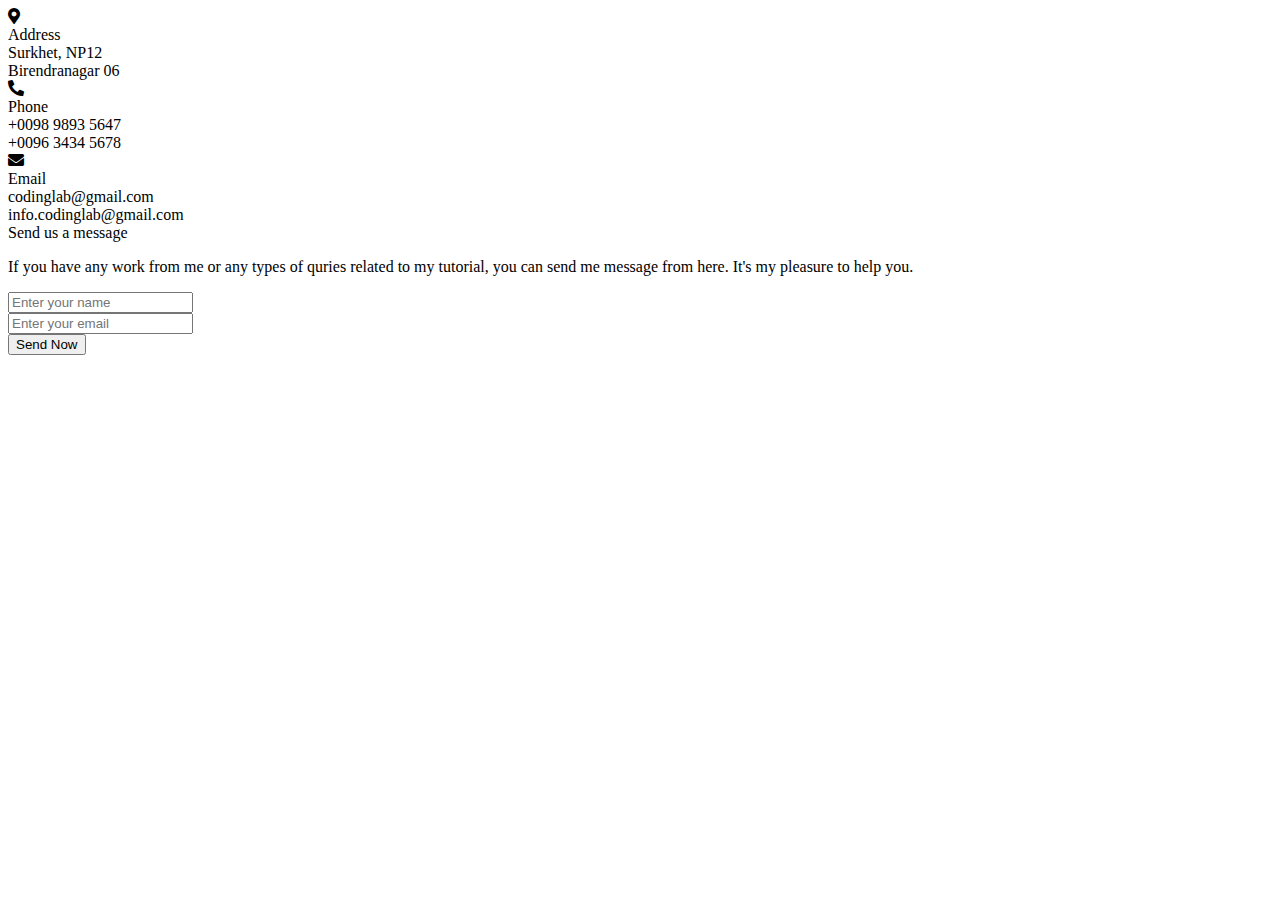
<file: aboutUs.html>
<!DOCTYPE html>
<!-- Created By CodingLab - www.codinglabweb.com -->
<html lang="en" dir="ltr">
  <head>
    <meta charset="UTF-8">
   <!-- <title> Responsive Contact Us Form  | CodingLab </title>
    <link rel="stylesheet" href="style.css">
    <!-- Fontawesome CDN Link -->
    <link rel="stylesheet" href="https://cdnjs.cloudflare.com/ajax/libs/font-awesome/5.15.2/css/all.min.css"/>
     <meta name="viewport" content="width=device-width, initial-scale=1.0">
     
   </head>
<body>
  
  <div class="container">
    <div class="content">
      <div class="left-side">
        <div class="address details">
          <i class="fas fa-map-marker-alt"></i>
          <div class="topic">Address</div>
          <div class="text-one">Surkhet, NP12</div>
          <div class="text-two">Birendranagar 06</div>
        </div>
        <div class="phone details">
          <i class="fas fa-phone-alt"></i>
          <div class="topic">Phone</div>
          <div class="text-one">+0098 9893 5647</div>
          <div class="text-two">+0096 3434 5678</div>
        </div>
        <div class="email details">
          <i class="fas fa-envelope"></i>
          <div class="topic">Email</div>
          <div class="text-one">codinglab@gmail.com</div>
          <div class="text-two">info.codinglab@gmail.com</div>
        </div>
      </div>
      <div class="right-side">
        <div class="topic-text">Send us a message</div>
        <p>If you have any work from me or any types of quries related to my tutorial, you can send me message from here. It's my pleasure to help you.</p>
      <form action="#">
        <div class="input-box">
          <input type="text" placeholder="Enter your name">
        </div>
        <div class="input-box">
          <input type="text" placeholder="Enter your email">
        </div>
        <div class="input-box message-box">
          
        </div>
        <div class="button">
          <input type="button" value="Send Now" >
        </div>
      </form>
    </div>
    </div>
  </div>
</body>
</html>
</file>
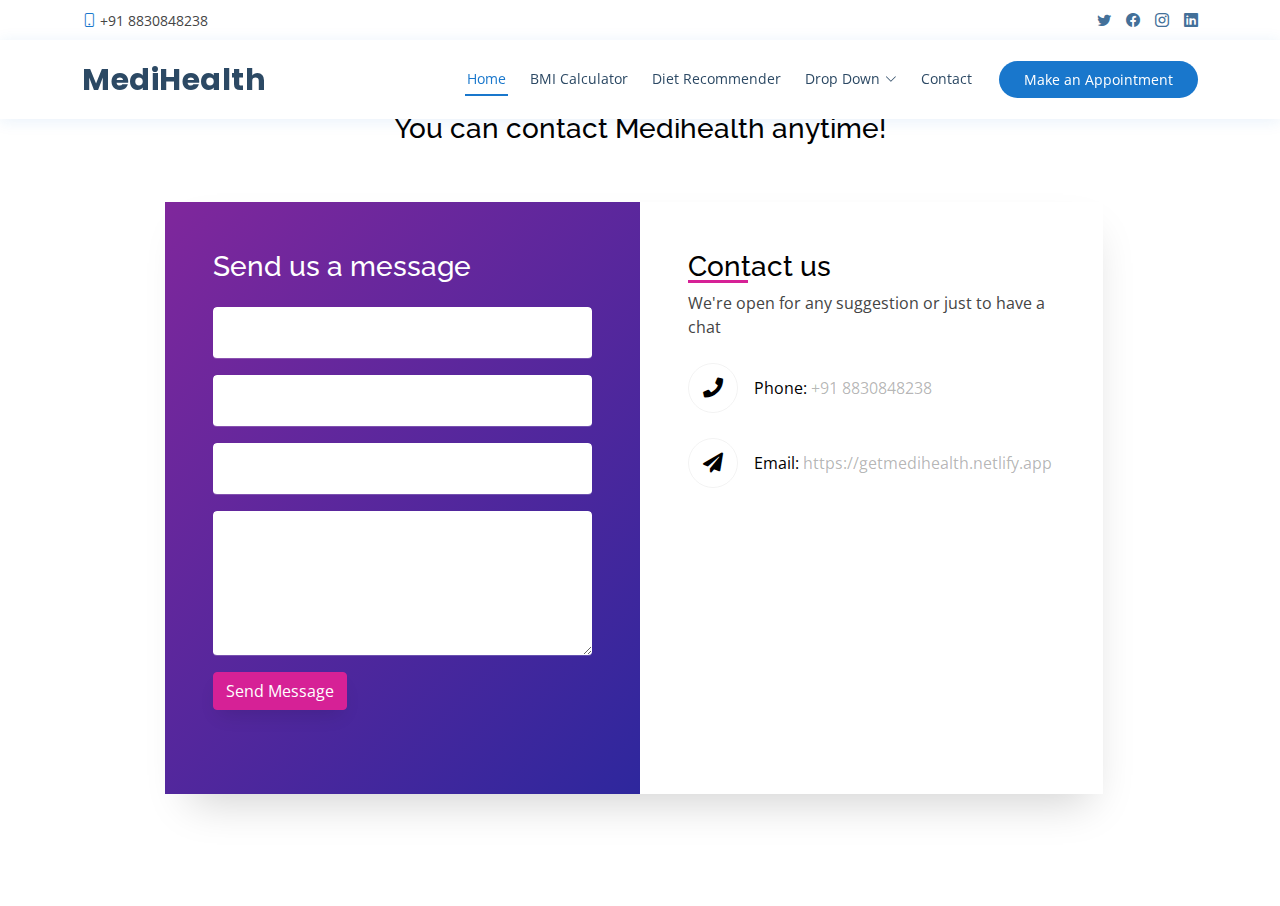
<file: contact.html>
<!doctype html>
<html lang="en">

<head>
	<title>Contact Us</title>
	<meta charset="utf-8">
	<meta name="viewport" content="width=device-width, initial-scale=1, shrink-to-fit=no">

	<link href='https://fonts.googleapis.com/css?family=Roboto:400,100,300,700' rel='stylesheet' type='text/css'>

	<link rel="stylesheet" href="https://stackpath.bootstrapcdn.com/font-awesome/4.7.0/css/font-awesome.min.css">

	<link rel="stylesheet" href="css/style.css">

	<!-- <link href="https://cdn.jsdelivr.net/npm/bootstrap@5.1.3/dist/css/bootstrap.min.css" rel="stylesheet"
		integrity="sha384-1BmE4kWBq78iYhFldvKuhfTAU6auU8tT94WrHftjDbrCEXSU1oBoqyl2QvZ6jIW3" crossorigin="anonymous">
	<script src="https://cdn.jsdelivr.net/npm/@popperjs/core@2.10.2/dist/umd/popper.min.js"
		integrity="sha384-7+zCNj/IqJ95wo16oMtfsKbZ9ccEh31eOz1HGyDuCQ6wgnyJNSYdrPa03rtR1zdB"
		crossorigin="anonymous"></script>
	<script src="https://cdn.jsdelivr.net/npm/bootstrap@5.1.3/dist/js/bootstrap.min.js"
		integrity="sha384-QJHtvGhmr9XOIpI6YVutG+2QOK9T+ZnN4kzFN1RtK3zEFEIsxhlmWl5/YESvpZ13"
		crossorigin="anonymous"></script> -->

	 <!-- Favicons -->
	 <link href="assets/img/favicon.png" rel="icon">
	 <link href="assets/img/apple-touch-icon.png" rel="apple-touch-icon">
   
	 <!-- Google Fonts -->
	 <link href="https://fonts.googleapis.com/css?family=Open+Sans:300,300i,400,400i,600,600i,700,700i|Raleway:300,300i,400,400i,500,500i,600,600i,700,700i|Poppins:300,300i,400,400i,500,500i,600,600i,700,700i" rel="stylesheet">
   
	 <!-- Vendor CSS Files -->
	 <link href="assets/vendor/fontawesome-free/css/all.min.css" rel="stylesheet">
	 <link href="assets/vendor/animate.css/animate.min.css" rel="stylesheet">
	 <link href="assets/vendor/bootstrap/css/bootstrap.min.css" rel="stylesheet">
	 <link href="assets/vendor/bootstrap-icons/bootstrap-icons.css" rel="stylesheet">
	 <link href="assets/vendor/boxicons/css/boxicons.min.css" rel="stylesheet">
	 <link href="assets/vendor/glightbox/css/glightbox.min.css" rel="stylesheet">
	 <link href="assets/vendor/remixicon/remixicon.css" rel="stylesheet">
	 <link href="assets/vendor/swiper/swiper-bundle.min.css" rel="stylesheet">
   
	 <!-- Template Main CSS File -->
	 <link href="assets/css/style.css" rel="stylesheet">
   
	 <!-- =======================================================
	 * Template Name: MediHealth - v4.7.0
	 * Template URL: https://bootstrapmade.com/MediHealth-free-medical-bootstrap-theme/
	 * Author: BootstrapMade.com
	 * License: https://bootstrapmade.com/license/
	 ======================================================== -->	

</head>

<body>
	<div id="topbar" class="d-flex align-items-center fixed-top">
		<div class="container d-flex justify-content-between">
		  <div class="contact-info d-flex align-items-center">
			<!-- <i class="bi bi-envelope"></i> <a href="mailto:contact@example.com">contact@example.com</a> -->
			<i class="bi bi-phone"></i> +91 8830848238
		  </div>
		  <div class="d-none d-lg-flex social-links align-items-center">
			<a href="#" class="twitter"><i class="bi bi-twitter"></i></a>
			<a href="#" class="facebook"><i class="bi bi-facebook"></i></a>
			<a href="#" class="instagram"><i class="bi bi-instagram"></i></a>
			<a href="#" class="linkedin"><i class="bi bi-linkedin"></i></i></a>
		  </div>
		</div>
	  </div>
	
	  <!-- ======= Header ======= -->
	  <header id="header" class="fixed-top">
		<div class="container d-flex align-items-center">
	
		  <h1 class="logo me-auto"><a href="index1.html">MediHealth</a></h1>
		  <!-- Uncomment below if you prefer to use an image logo -->
		  <!-- <a href="index1.html" class="logo me-auto"><img src="assets/img/logo.png" alt="" class="img-fluid"></a>-->
	
		  <nav id="navbar" class="navbar order-last order-lg-0">
			<ul>
			  <li><a class="nav-link scrollto active" href="#hero">Home</a></li>
			  <li><a class="nav-link scrollto" href="http://127.0.0.1:5500/bmi.html">BMI Calculator</a></li>
			  <li><a class="nav-link scrollto" href="#services">Diet Recommender</a></li>
			  <!-- <li><a class="nav-link scrollto" href="#departments"></a></li> -->
			  <!-- <li><a class="nav-link scrollto" href="#doctors">Doctors</a></li> -->
			  <li class="dropdown"><a href="#"><span>Drop Down</span> <i class="bi bi-chevron-down"></i></a>
				<ul>
				  <li><a href="#">Drop Down 1</a></li>
				  <li class="dropdown"><a href="#"><span>Deep Drop Down</span> <i class="bi bi-chevron-right"></i></a>
					<ul>
					  <li><a href="#">Deep Drop Down 1</a></li>
					  <li><a href="#">Deep Drop Down 2</a></li>
					  <li><a href="#">Deep Drop Down 3</a></li>
					  <li><a href="#">Deep Drop Down 4</a></li>
					  <li><a href="#">Deep Drop Down 5</a></li>
					</ul>
				  </li>
				  <li><a href="#">Drop Down 2</a></li>
				  <li><a href="#">Drop Down 3</a></li>
				  <li><a href="#">Drop Down 4</a></li>
				</ul>
			  </li>
			  <li><a class="nav-link scrollto" href="#contact">Contact</a></li>
			</ul>
			<i class="bi bi-list mobile-nav-toggle"></i>
		  </nav><!-- .navbar -->
	
		  <a href="#appointment" class="appointment-btn scrollto"><span class="d-none d-md-inline">Make an</span> Appointment</a>
	
		</div>
	  </header><!-- End Header -->
	  
	<section class="ftco-section">
		<div class="container">
			<div class="row justify-content-center">
				<div class="col-md-6 text-center mb-5 ">
					<h2 class="heading-section">You can contact Medihealth anytime! </h2>
				</div>
			</div>
			<div class="row justify-content-center">
				<div class="col-md-10">
					<div class="wrapper">
						<div class="row no-gutters">
							<div class="col-md-6">
								<div class="contact-wrap w-100 p-lg-5 p-4">
									<h3 class="mb-4">Send us a message</h3>
									<div id="form-message-warning" class="mb-4"></div>
									<div id="form-message-success" class="mb-4">
										Your message was sent, thank you!
									</div>
									<form method="POST" id="contactForm" name="contactForm" class="contactForm">
										<div class="row">
											<div class="col-md-12">
												<div class="form-group">
													<input type="text" class="form-control" name="name" id="name"
														placeholder="Name">
												</div>
											</div>
											<div class="col-md-12">
												<div class="form-group">
													<input type="email" class="form-control" name="email" id="email"
														placeholder="Email">
												</div>
											</div>
											<div class="col-md-12">
												<div class="form-group">
													<input type="text" class="form-control" name="subject" id="subject"
														placeholder="Subject">
												</div>
											</div>
											<div class="col-md-12">
												<div class="form-group">
													<textarea name="message" class="form-control" id="message" cols="30"
														rows="6" placeholder="Message"></textarea>
												</div>
											</div>
											<div class="col-md-12">
												<div class="form-group">
													<input type="submit" value="Send Message" class="btn btn-primary">
													<div class="submitting"></div>
												</div>
											</div>
										</div>
									</form>
								</div>
							</div>
							<div class="col-md-6 d-flex align-items-stretch">
								<div class="info-wrap w-100 p-lg-5 p-4 img">
									<h3>Contact us</h3>
									<p class="mb-4">We're open for any suggestion or just to have a chat</p>
									<!-- <div class="dbox w-100 d-flex align-items-start">
										<div class="icon d-flex align-items-center justify-content-center">
											<span class="fa fa-map-marker"></span>
										</div>
										<div class="text pl-3">
											<p><span>Address:</span> 198 West 21th Street, Suite 721 New York NY 10016
											</p>
										</div>
									</div> -->
									<div class="dbox w-100 d-flex align-items-center">
										<div class="icon d-flex align-items-center justify-content-center">
											<span class="fa fa-phone"></span>
										</div>
										<div class="text pl-3">
											<p><span>Phone:</span> <a href="tel://1234567920">+91 8830848238</a></p>
										</div>
									</div>
									<div class="dbox w-100 d-flex align-items-center">
										<div class="icon d-flex align-items-center justify-content-center">
											<span class="fa fa-paper-plane"></span>
										</div>
										<div class="text pl-3">
											<p><span>Email:</span> <a
													href="mailto:info@yoursite.com">https://getmedihealth.netlify.app</a></p>
										</div>
									</div>
									<!-- <div class="dbox w-100 d-flex align-items-center">
										<div class="icon d-flex align-items-center justify-content-center">
											<span class="fa fa-globe"></span>
										</div>
										<div class="text pl-3">
											<p><span>Website</span> <a href="#">yoursite.com</a></p>
										</div>
									</div> -->
								</div>
							</div>
						</div>
					</div>
				</div>
			</div>
		</div>
	</section>

	<script src="js/jquery.min.js"></script>
	<script src="js/popper.js"></script>
	<script src="js/bootstrap.min.js"></script>
	<script src="js/jquery.validate.min.js"></script>
	<script src="js/main.js"></script>

</body>

</html>
</file>
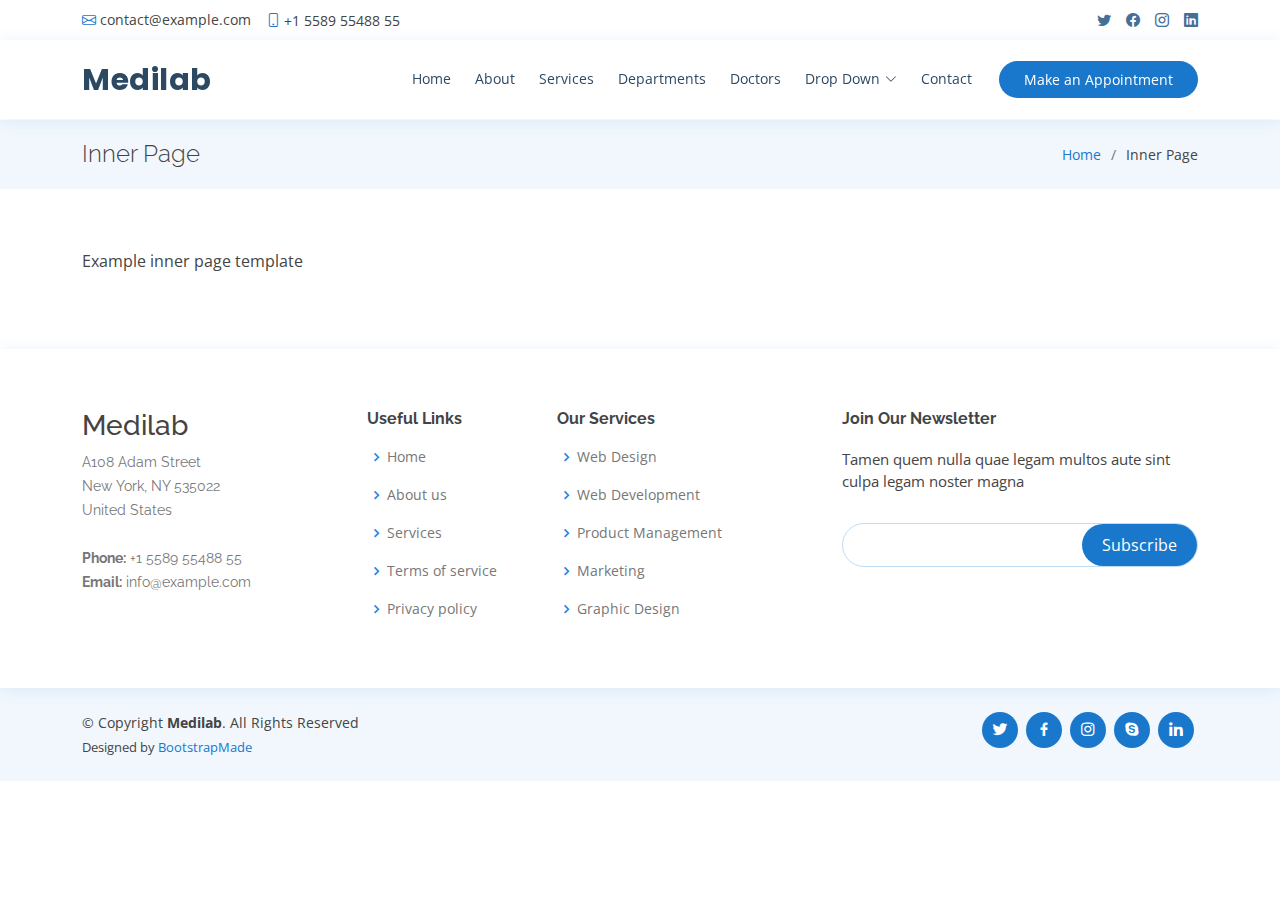
<file: inner-page.html>
<!DOCTYPE html>
<html lang="en">

<head>
  <meta charset="utf-8">
  <meta content="width=device-width, initial-scale=1.0" name="viewport">

  <title>Inner Page - Medilab Bootstrap Template</title>
  <meta content="" name="description">
  <meta content="" name="keywords">

  <!-- Favicons -->
  <link href="assets/img/favicon.png" rel="icon">
  <link href="assets/img/apple-touch-icon.png" rel="apple-touch-icon">

  <!-- Google Fonts -->
  <link href="https://fonts.googleapis.com/css?family=Open+Sans:300,300i,400,400i,600,600i,700,700i|Raleway:300,300i,400,400i,500,500i,600,600i,700,700i|Poppins:300,300i,400,400i,500,500i,600,600i,700,700i" rel="stylesheet">

  <!-- Vendor CSS Files -->
  <link href="assets/vendor/fontawesome-free/css/all.min.css" rel="stylesheet">
  <link href="assets/vendor/animate.css/animate.min.css" rel="stylesheet">
  <link href="assets/vendor/bootstrap/css/bootstrap.min.css" rel="stylesheet">
  <link href="assets/vendor/bootstrap-icons/bootstrap-icons.css" rel="stylesheet">
  <link href="assets/vendor/boxicons/css/boxicons.min.css" rel="stylesheet">
  <link href="assets/vendor/glightbox/css/glightbox.min.css" rel="stylesheet">
  <link href="assets/vendor/remixicon/remixicon.css" rel="stylesheet">
  <link href="assets/vendor/swiper/swiper-bundle.min.css" rel="stylesheet">

  <!-- Template Main CSS File -->
  <link href="assets/css/style.css" rel="stylesheet">

  <!-- =======================================================
  * Template Name: Medilab - v4.7.0
  * Template URL: https://bootstrapmade.com/medilab-free-medical-bootstrap-theme/
  * Author: BootstrapMade.com
  * License: https://bootstrapmade.com/license/
  ======================================================== -->
</head>

<body>

  <!-- ======= Top Bar ======= -->
  <div id="topbar" class="d-flex align-items-center fixed-top">
    <div class="container d-flex justify-content-between">
      <div class="contact-info d-flex align-items-center">
        <i class="bi bi-envelope"></i> <a href="mailto:contact@example.com">contact@example.com</a>
        <i class="bi bi-phone"></i> +1 5589 55488 55
      </div>
      <div class="d-none d-lg-flex social-links align-items-center">
        <a href="#" class="twitter"><i class="bi bi-twitter"></i></a>
        <a href="#" class="facebook"><i class="bi bi-facebook"></i></a>
        <a href="#" class="instagram"><i class="bi bi-instagram"></i></a>
        <a href="#" class="linkedin"><i class="bi bi-linkedin"></i></i></a>
      </div>
    </div>
  </div>

  <!-- ======= Header ======= -->
  <header id="header" class="fixed-top">
    <div class="container d-flex align-items-center">

      <h1 class="logo me-auto"><a href="index1.html">Medilab</a></h1>
      <!-- Uncomment below if you prefer to use an image logo -->
      <!-- <a href="index1.html" class="logo me-auto"><img src="assets/img/logo.png" alt="" class="img-fluid"></a>-->

      <nav id="navbar" class="navbar order-last order-lg-0">
        <ul>
          <li><a class="nav-link scrollto " href="#hero">Home</a></li>
          <li><a class="nav-link scrollto" href="#about">About</a></li>
          <li><a class="nav-link scrollto" href="#services">Services</a></li>
          <li><a class="nav-link scrollto" href="#departments">Departments</a></li>
          <li><a class="nav-link scrollto" href="#doctors">Doctors</a></li>
          <li class="dropdown"><a href="#"><span>Drop Down</span> <i class="bi bi-chevron-down"></i></a>
            <ul>
              <li><a href="#">Drop Down 1</a></li>
              <li class="dropdown"><a href="#"><span>Deep Drop Down</span> <i class="bi bi-chevron-right"></i></a>
                <ul>
                  <li><a href="#">Deep Drop Down 1</a></li>
                  <li><a href="#">Deep Drop Down 2</a></li>
                  <li><a href="#">Deep Drop Down 3</a></li>
                  <li><a href="#">Deep Drop Down 4</a></li>
                  <li><a href="#">Deep Drop Down 5</a></li>
                </ul>
              </li>
              <li><a href="#">Drop Down 2</a></li>
              <li><a href="#">Drop Down 3</a></li>
              <li><a href="#">Drop Down 4</a></li>
            </ul>
          </li>
          <li><a class="nav-link scrollto" href="#contact">Contact</a></li>
        </ul>
        <i class="bi bi-list mobile-nav-toggle"></i>
      </nav><!-- .navbar -->

      <a href="#appointment" class="appointment-btn scrollto"><span class="d-none d-md-inline">Make an</span> Appointment</a>

    </div>
  </header><!-- End Header -->

  <main id="main">

    <!-- ======= Breadcrumbs Section ======= -->
    <section class="breadcrumbs">
      <div class="container">

        <div class="d-flex justify-content-between align-items-center">
          <h2>Inner Page</h2>
          <ol>
            <li><a href="index1.html">Home</a></li>
            <li>Inner Page</li>
          </ol>
        </div>

      </div>
    </section><!-- End Breadcrumbs Section -->

    <section class="inner-page">
      <div class="container">
        <p>
          Example inner page template
        </p>
      </div>
    </section>

  </main><!-- End #main -->

  <!-- ======= Footer ======= -->
  <footer id="footer">

    <div class="footer-top">
      <div class="container">
        <div class="row">

          <div class="col-lg-3 col-md-6 footer-contact">
            <h3>Medilab</h3>
            <p>
              A108 Adam Street <br>
              New York, NY 535022<br>
              United States <br><br>
              <strong>Phone:</strong> +1 5589 55488 55<br>
              <strong>Email:</strong> info@example.com<br>
            </p>
          </div>

          <div class="col-lg-2 col-md-6 footer-links">
            <h4>Useful Links</h4>
            <ul>
              <li><i class="bx bx-chevron-right"></i> <a href="#">Home</a></li>
              <li><i class="bx bx-chevron-right"></i> <a href="#">About us</a></li>
              <li><i class="bx bx-chevron-right"></i> <a href="#">Services</a></li>
              <li><i class="bx bx-chevron-right"></i> <a href="#">Terms of service</a></li>
              <li><i class="bx bx-chevron-right"></i> <a href="#">Privacy policy</a></li>
            </ul>
          </div>

          <div class="col-lg-3 col-md-6 footer-links">
            <h4>Our Services</h4>
            <ul>
              <li><i class="bx bx-chevron-right"></i> <a href="#">Web Design</a></li>
              <li><i class="bx bx-chevron-right"></i> <a href="#">Web Development</a></li>
              <li><i class="bx bx-chevron-right"></i> <a href="#">Product Management</a></li>
              <li><i class="bx bx-chevron-right"></i> <a href="#">Marketing</a></li>
              <li><i class="bx bx-chevron-right"></i> <a href="#">Graphic Design</a></li>
            </ul>
          </div>

          <div class="col-lg-4 col-md-6 footer-newsletter">
            <h4>Join Our Newsletter</h4>
            <p>Tamen quem nulla quae legam multos aute sint culpa legam noster magna</p>
            <form action="" method="post">
              <input type="email" name="email"><input type="submit" value="Subscribe">
            </form>
          </div>

        </div>
      </div>
    </div>

    <div class="container d-md-flex py-4">

      <div class="me-md-auto text-center text-md-start">
        <div class="copyright">
          &copy; Copyright <strong><span>Medilab</span></strong>. All Rights Reserved
        </div>
        <div class="credits">
          <!-- All the links in the footer should remain intact. -->
          <!-- You can delete the links only if you purchased the pro version. -->
          <!-- Licensing information: https://bootstrapmade.com/license/ -->
          <!-- Purchase the pro version with working PHP/AJAX contact form: https://bootstrapmade.com/medilab-free-medical-bootstrap-theme/ -->
          Designed by <a href="https://bootstrapmade.com/">BootstrapMade</a>
        </div>
      </div>
      <div class="social-links text-center text-md-right pt-3 pt-md-0">
        <a href="#" class="twitter"><i class="bx bxl-twitter"></i></a>
        <a href="#" class="facebook"><i class="bx bxl-facebook"></i></a>
        <a href="#" class="instagram"><i class="bx bxl-instagram"></i></a>
        <a href="#" class="google-plus"><i class="bx bxl-skype"></i></a>
        <a href="#" class="linkedin"><i class="bx bxl-linkedin"></i></a>
      </div>
    </div>
  </footer><!-- End Footer -->

  <div id="preloader"></div>
  <a href="#" class="back-to-top d-flex align-items-center justify-content-center"><i class="bi bi-arrow-up-short"></i></a>

  <!-- Vendor JS Files -->
  <script src="assets/vendor/purecounter/purecounter.js"></script>
  <script src="assets/vendor/bootstrap/js/bootstrap.bundle.min.js"></script>
  <script src="assets/vendor/glightbox/js/glightbox.min.js"></script>
  <script src="assets/vendor/swiper/swiper-bundle.min.js"></script>
  <script src="assets/vendor/php-email-form/validate.js"></script>

  <!-- Template Main JS File -->
  <script src="assets/js/main.js"></script>

</body>

</html>
</file>
<file: assets/css/style.css>
/**
* Template Name: Medilab - v4.7.0
* Template URL: https://bootstrapmade.com/medilab-free-medical-bootstrap-theme/
* Author: BootstrapMade.com
* License: https://bootstrapmade.com/license/
*/

/*--------------------------------------------------------------
# General
--------------------------------------------------------------*/
body {
  font-family: "Open Sans", sans-serif;
  color: #444444;
}

a {
  color: #1977cc;
  text-decoration: none;
}

a:hover {
  color: #3291e6;
  text-decoration: none;
}

h1, h2, h3, h4, h5, h6 {
  font-family: "Raleway", sans-serif;
}

/*--------------------------------------------------------------
# Preloader
--------------------------------------------------------------*/
#preloader {
  position: fixed;
  top: 0;
  left: 0;
  right: 0;
  bottom: 0;
  z-index: 9999;
  overflow: hidden;
  background: #fff;
}

#preloader:before {
  content: "";
  position: fixed;
  top: calc(50% - 30px);
  left: calc(50% - 30px);
  border: 6px solid #1977cc;
  border-top-color: #d1e6f9;
  border-radius: 50%;
  width: 60px;
  height: 60px;
  -webkit-animation: animate-preloader 1s linear infinite;
  animation: animate-preloader 1s linear infinite;
}

@-webkit-keyframes animate-preloader {
  0% {
    transform: rotate(0deg);
  }
  100% {
    transform: rotate(360deg);
  }
}

@keyframes animate-preloader {
  0% {
    transform: rotate(0deg);
  }
  100% {
    transform: rotate(360deg);
  }
}
/*--------------------------------------------------------------
# Back to top button
--------------------------------------------------------------*/
.back-to-top {
  position: fixed;
  visibility: hidden;
  opacity: 0;
  right: 15px;
  bottom: 15px;
  z-index: 996;
  background: #1977cc;
  width: 40px;
  height: 40px;
  border-radius: 4px;
  transition: all 0.4s;
}
.back-to-top i {
  font-size: 28px;
  color: #fff;
  line-height: 0;
}
.back-to-top:hover {
  background: #298ce5;
  color: #fff;
}
.back-to-top.active {
  visibility: visible;
  opacity: 1;
}

.datepicker-dropdown {
  padding: 20px !important;
}

/*--------------------------------------------------------------
# Top Bar
--------------------------------------------------------------*/
#topbar {
  background: #fff;
  height: 40px;
  font-size: 14px;
  transition: all 0.5s;
  z-index: 996;
}
#topbar.topbar-scrolled {
  top: -40px;
}
#topbar .contact-info a {
  line-height: 1;
  color: #444444;
  transition: 0.3s;
}
#topbar .contact-info a:hover {
  color: #1977cc;
}
#topbar .contact-info i {
  color: #1977cc;
  padding-right: 4px;
  margin-left: 15px;
  line-height: 0;
}
#topbar .contact-info i:first-child {
  margin-left: 0;
}
#topbar .social-links a {
  color: #437099;
  padding-left: 15px;
  display: inline-block;
  line-height: 1px;
  transition: 0.3s;
}
#topbar .social-links a:hover {
  color: #1977cc;
}
#topbar .social-links a:first-child {
  border-left: 0;
}

/*--------------------------------------------------------------
# Header
--------------------------------------------------------------*/
#header {
  background: #fff;
  transition: all 0.5s;
  z-index: 997;
  padding: 15px 0;
  top: 40px;
  box-shadow: 0px 2px 15px rgba(25, 119, 204, 0.1);
}
#header.header-scrolled {
  top: 0;
}
#header .logo {
  font-size: 30px;
  margin: 0;
  padding: 0;
  line-height: 1;
  font-weight: 700;
  letter-spacing: 0.5px;
  font-family: "Poppins", sans-serif;
}
#header .logo a {
  color: #2c4964;
}
#header .logo img {
  max-height: 40px;
}

/**
* Appointment Button *
*/
.appointment-btn {
  margin-left: 25px;
  background: #1977cc;
  color: #fff;
  border-radius: 50px;
  padding: 8px 25px;
  white-space: nowrap;
  transition: 0.3s;
  font-size: 14px;
  display: inline-block;
}
.appointment-btn:hover {
  background: #166ab5;
  color: #fff;
}
@media (max-width: 768px) {
  .appointment-btn {
    margin: 0 15px 0 0;
    padding: 6px 18px;
  }
}

/*--------------------------------------------------------------
# Navigation Menu
--------------------------------------------------------------*/
/**
* Desktop Navigation 
*/
.navbar {
  padding: 0;
}
.navbar ul {
  margin: 0;
  padding: 0;
  display: flex;
  list-style: none;
  align-items: center;
}
.navbar li {
  position: relative;
}
.navbar > ul > li {
  position: relative;
  white-space: nowrap;
  padding: 8px 0 8px 20px;
}
.navbar a, .navbar a:focus {
  display: flex;
  align-items: center;
  justify-content: space-between;
  font-size: 14px;
  color: #2c4964;
  white-space: nowrap;
  transition: 0.3s;
  border-bottom: 2px solid #fff;
  padding: 5px 2px;
}
.navbar a i, .navbar a:focus i {
  font-size: 12px;
  line-height: 0;
  margin-left: 5px;
}
.navbar a:hover, .navbar .active, .navbar .active:focus, .navbar li:hover > a {
  color: #1977cc;
  border-color: #1977cc;
}
.navbar .dropdown ul {
  display: block;
  position: absolute;
  left: 20px;
  top: calc(100% + 30px);
  margin: 0;
  padding: 10px 0;
  z-index: 99;
  opacity: 0;
  visibility: hidden;
  background: #fff;
  box-shadow: 0px 0px 30px rgba(127, 137, 161, 0.25);
  transition: 0.3s;
}
.navbar .dropdown ul li {
  min-width: 200px;
}
.navbar .dropdown ul a {
  padding: 10px 20px;
  font-size: 14px;
  font-weight: 500;
  text-transform: none;
  color: #082744;
  border: none;
}
.navbar .dropdown ul a i {
  font-size: 12px;
}
.navbar .dropdown ul a:hover, .navbar .dropdown ul .active:hover, .navbar .dropdown ul li:hover > a {
  color: #1977cc;
}
.navbar .dropdown:hover > ul {
  opacity: 1;
  top: 100%;
  visibility: visible;
}
.navbar .dropdown .dropdown ul {
  top: 0;
  left: calc(100% - 30px);
  visibility: hidden;
}
.navbar .dropdown .dropdown:hover > ul {
  opacity: 1;
  top: 0;
  left: 100%;
  visibility: visible;
}
@media (max-width: 1366px) {
  .navbar .dropdown .dropdown ul {
    left: -90%;
  }
  .navbar .dropdown .dropdown:hover > ul {
    left: -100%;
  }
}

/**
* Mobile Navigation 
*/
.mobile-nav-toggle {
  color: #2c4964;
  font-size: 28px;
  cursor: pointer;
  display: none;
  line-height: 0;
  transition: 0.5s;
}
.mobile-nav-toggle.bi-x {
  color: #fff;
}

@media (max-width: 991px) {
  .mobile-nav-toggle {
    display: block;
  }

  .navbar ul {
    display: none;
  }
}
.navbar-mobile {
  position: fixed;
  overflow: hidden;
  top: 0;
  right: 0;
  left: 0;
  bottom: 0;
  background: rgba(28, 47, 65, 0.9);
  transition: 0.3s;
  z-index: 999;
}
.navbar-mobile .mobile-nav-toggle {
  position: absolute;
  top: 15px;
  right: 15px;
}
.navbar-mobile ul {
  display: block;
  position: absolute;
  top: 55px;
  right: 15px;
  bottom: 15px;
  left: 15px;
  padding: 10px 0;
  background-color: #fff;
  overflow-y: auto;
  transition: 0.3s;
}
.navbar-mobile > ul > li {
  padding: 0;
}
.navbar-mobile a, .navbar-mobile a:focus {
  padding: 10px 20px;
  font-size: 15px;
  color: #2c4964;
  border: none;
}
.navbar-mobile a:hover, .navbar-mobile .active, .navbar-mobile li:hover > a {
  color: #1977cc;
}
.navbar-mobile .getstarted, .navbar-mobile .getstarted:focus {
  margin: 15px;
}
.navbar-mobile .dropdown ul {
  position: static;
  display: none;
  margin: 10px 20px;
  padding: 10px 0;
  z-index: 99;
  opacity: 1;
  visibility: visible;
  background: #fff;
  box-shadow: 0px 0px 30px rgba(127, 137, 161, 0.25);
}
.navbar-mobile .dropdown ul li {
  min-width: 200px;
}
.navbar-mobile .dropdown ul a {
  padding: 10px 20px;
}
.navbar-mobile .dropdown ul a i {
  font-size: 12px;
}
.navbar-mobile .dropdown ul a:hover, .navbar-mobile .dropdown ul .active:hover, .navbar-mobile .dropdown ul li:hover > a {
  color: #1977cc;
}
.navbar-mobile .dropdown > .dropdown-active {
  display: block;
}

/*--------------------------------------------------------------
# Hero Section
--------------------------------------------------------------*/
#hero {
  width: 100%;
  height: 90vh;
  background: url("../img/hero-bg.jpg") top center;
  background-size: cover;
  margin-bottom: -200px;
}
#hero .container {
  position: relative;
}
#hero h1 {
  margin: 0;
  font-size: 48px;
  font-weight: 700;
  line-height: 56px;
  text-transform: uppercase;
  color: #2c4964;
}
#hero h2 {
  color: #2c4964;
  margin: 10px 0 0 0;
  font-size: 24px;
}
#hero .btn-get-started {
  font-family: "Raleway", sans-serif;
  text-transform: uppercase;
  font-weight: 500;
  font-size: 14px;
  letter-spacing: 1px;
  display: inline-block;
  padding: 12px 35px;
  margin-top: 30px;
  border-radius: 50px;
  transition: 0.5s;
  color: #fff;
  background: #1977cc;
}
#hero .btn-get-started:hover {
  background: #3291e6;
}
@media (min-width: 1024px) {
  #hero {
    background-attachment: fixed;
  }
}
@media (max-width: 992px) {
  #hero {
    margin-bottom: 0;
    height: 100vh;
  }
  #hero .container {
    padding-bottom: 63px;
  }
  #hero h1 {
    font-size: 28px;
    line-height: 36px;
  }
  #hero h2 {
    font-size: 18px;
    line-height: 24px;
    margin-bottom: 30px;
  }
}
@media (max-height: 600px) {
  #hero {
    height: 110vh;
  }
}

/*--------------------------------------------------------------
# Sections General
--------------------------------------------------------------*/
section {
  padding: 60px 0;
  overflow: hidden;
}

.section-bg {
  background-color: #f1f7fd;
}

.section-title {
  text-align: center;
  padding-bottom: 30px;
}
.section-title h2 {
  font-size: 32px;
  font-weight: bold;
  margin-bottom: 20px;
  padding-bottom: 20px;
  position: relative;
  color: #2c4964;
}
.section-title h2::before {
  content: "";
  position: absolute;
  display: block;
  width: 120px;
  height: 1px;
  background: #ddd;
  bottom: 1px;
  left: calc(50% - 60px);
}
.section-title h2::after {
  content: "";
  position: absolute;
  display: block;
  width: 40px;
  height: 3px;
  background: #1977cc;
  bottom: 0;
  left: calc(50% - 20px);
}
.section-title p {
  margin-bottom: 0;
}

/*--------------------------------------------------------------
# Breadcrumbs
--------------------------------------------------------------*/
.breadcrumbs {
  padding: 20px 0;
  background-color: #f1f7fd;
  min-height: 40px;
  margin-top: 120px;
}
@media (max-width: 992px) {
  .breadcrumbs {
    margin-top: 100px;
  }
}
.breadcrumbs h2 {
  font-size: 24px;
  font-weight: 300;
  margin: 0;
}
@media (max-width: 992px) {
  .breadcrumbs h2 {
    margin: 0 0 10px 0;
  }
}
.breadcrumbs ol {
  display: flex;
  flex-wrap: wrap;
  list-style: none;
  padding: 0;
  margin: 0;
  font-size: 14px;
}
.breadcrumbs ol li + li {
  padding-left: 10px;
}
.breadcrumbs ol li + li::before {
  display: inline-block;
  padding-right: 10px;
  color: #6c757d;
  content: "/";
}
@media (max-width: 768px) {
  .breadcrumbs .d-flex {
    display: block !important;
  }
  .breadcrumbs ol {
    display: block;
  }
  .breadcrumbs ol li {
    display: inline-block;
  }
}

/*--------------------------------------------------------------
# Why Us
--------------------------------------------------------------*/
.why-us .content {
  padding: 30px;
  background: #1977cc;
  border-radius: 4px;
  color: #fff;
}
.why-us .content h3 {
  font-weight: 700;
  font-size: 34px;
  margin-bottom: 30px;
}
.why-us .content p {
  margin-bottom: 30px;
}
.why-us .content .more-btn {
  display: inline-block;
  background: rgba(255, 255, 255, 0.2);
  padding: 6px 30px 8px 30px;
  color: #fff;
  border-radius: 50px;
  transition: all ease-in-out 0.4s;
}
.why-us .content .more-btn i {
  font-size: 14px;
}
.why-us .content .more-btn:hover {
  color: #1977cc;
  background: #fff;
}
.why-us .icon-boxes .icon-box {
  text-align: center;
  border-radius: 10px;
  background: #fff;
  box-shadow: 0px 2px 15px rgba(0, 0, 0, 0.1);
  padding: 40px 30px;
  width: 100%;
}
.why-us .icon-boxes .icon-box i {
  font-size: 40px;
  color: #1977cc;
  margin-bottom: 30px;
}
.why-us .icon-boxes .icon-box h4 {
  font-size: 20px;
  font-weight: 700;
  margin: 0 0 30px 0;
}
.why-us .icon-boxes .icon-box p {
  font-size: 15px;
  color: #848484;
}

/*--------------------------------------------------------------
# About
--------------------------------------------------------------*/
.about .icon-boxes h4 {
  font-size: 18px;
  color: #4b7dab;
  margin-bottom: 15px;
}
.about .icon-boxes h3 {
  font-size: 28px;
  font-weight: 700;
  color: #2c4964;
  margin-bottom: 15px;
}
.about .icon-box {
  margin-top: 40px;
}
.about .icon-box .icon {
  float: left;
  display: flex;
  align-items: center;
  justify-content: center;
  width: 64px;
  height: 64px;
  border: 2px solid #8dc2f1;
  border-radius: 50px;
  transition: 0.5s;
}
.about .icon-box .icon i {
  color: #1977cc;
  font-size: 32px;
}
.about .icon-box:hover .icon {
  background: #1977cc;
  border-color: #1977cc;
}
.about .icon-box:hover .icon i {
  color: #fff;
}
.about .icon-box .title {
  margin-left: 85px;
  font-weight: 700;
  margin-bottom: 10px;
  font-size: 18px;
}
.about .icon-box .title a {
  color: #343a40;
  transition: 0.3s;
}
.about .icon-box .title a:hover {
  color: #1977cc;
}
.about .icon-box .description {
  margin-left: 85px;
  line-height: 24px;
  font-size: 14px;
}
.about .video-box {
  background: url("../img/about.jpg") center center no-repeat;
  background-size: cover;
  min-height: 500px;
}
.about .play-btn {
  width: 94px;
  height: 94px;
  background: radial-gradient(#1977cc 50%, rgba(25, 119, 204, 0.4) 52%);
  border-radius: 50%;
  display: block;
  position: absolute;
  left: calc(50% - 47px);
  top: calc(50% - 47px);
  overflow: hidden;
}
.about .play-btn::after {
  content: "";
  position: absolute;
  left: 50%;
  top: 50%;
  transform: translateX(-40%) translateY(-50%);
  width: 0;
  height: 0;
  border-top: 10px solid transparent;
  border-bottom: 10px solid transparent;
  border-left: 15px solid #fff;
  z-index: 100;
  transition: all 400ms cubic-bezier(0.55, 0.055, 0.675, 0.19);
}
.about .play-btn::before {
  content: "";
  position: absolute;
  width: 120px;
  height: 120px;
  -webkit-animation-delay: 0s;
  animation-delay: 0s;
  -webkit-animation: pulsate-btn 2s;
  animation: pulsate-btn 2s;
  -webkit-animation-direction: forwards;
  animation-direction: forwards;
  -webkit-animation-iteration-count: infinite;
  animation-iteration-count: infinite;
  -webkit-animation-timing-function: steps;
  animation-timing-function: steps;
  opacity: 1;
  border-radius: 50%;
  border: 5px solid rgba(25, 119, 204, 0.7);
  top: -15%;
  left: -15%;
  background: rgba(198, 16, 0, 0);
}
.about .play-btn:hover::after {
  border-left: 15px solid #1977cc;
  transform: scale(20);
}
.about .play-btn:hover::before {
  content: "";
  position: absolute;
  left: 50%;
  top: 50%;
  transform: translateX(-40%) translateY(-50%);
  width: 0;
  height: 0;
  border: none;
  border-top: 10px solid transparent;
  border-bottom: 10px solid transparent;
  border-left: 15px solid #fff;
  z-index: 200;
  -webkit-animation: none;
  animation: none;
  border-radius: 0;
}

@-webkit-keyframes pulsate-btn {
  0% {
    transform: scale(0.6, 0.6);
    opacity: 1;
  }
  100% {
    transform: scale(1, 1);
    opacity: 0;
  }
}

@keyframes pulsate-btn {
  0% {
    transform: scale(0.6, 0.6);
    opacity: 1;
  }
  100% {
    transform: scale(1, 1);
    opacity: 0;
  }
}
/*--------------------------------------------------------------
# Counts
--------------------------------------------------------------*/
.counts {
  background: #f1f7fd;
  padding: 70px 0 60px;
}
.counts .count-box {
  padding: 30px 30px 25px 30px;
  width: 100%;
  position: relative;
  text-align: center;
  background: #fff;
}
.counts .count-box i {
  position: absolute;
  top: -25px;
  left: 50%;
  transform: translateX(-50%);
  font-size: 20px;
  background: #1977cc;
  color: #fff;
  border-radius: 50px;
  display: inline-flex;
  align-items: center;
  justify-content: center;
  width: 48px;
  height: 48px;
}
.counts .count-box span {
  font-size: 36px;
  display: block;
  font-weight: 600;
  color: #082744;
}
.counts .count-box p {
  padding: 0;
  margin: 0;
  font-family: "Raleway", sans-serif;
  font-size: 14px;
}

/*--------------------------------------------------------------
# Services
--------------------------------------------------------------*/
.services .icon-box {
  text-align: center;
  border: 1px solid #d5e1ed;
  padding: 80px 20px;
  transition: all ease-in-out 0.3s;
}
.services .icon-box .icon {
  margin: 0 auto;
  width: 64px;
  height: 64px;
  background: #1977cc;
  border-radius: 5px;
  transition: all 0.3s ease-out 0s;
  display: flex;
  align-items: center;
  justify-content: center;
  margin-bottom: 20px;
  transform-style: preserve-3d;
}
.services .icon-box .icon i {
  color: #fff;
  font-size: 28px;
}
.services .icon-box .icon::before {
  position: absolute;
  content: "";
  left: -8px;
  top: -8px;
  height: 100%;
  width: 100%;
  background: #badaf7;
  border-radius: 5px;
  transition: all 0.3s ease-out 0s;
  transform: translateZ(-1px);
}
.services .icon-box h4 {
  font-weight: 700;
  margin-bottom: 15px;
  font-size: 24px;
}
.services .icon-box h4 a {
  color: #2c4964;
}
.services .icon-box p {
  line-height: 24px;
  font-size: 14px;
  margin-bottom: 0;
}
.services .icon-box:hover {
  background: #1977cc;
  border-color: #1977cc;
}
.services .icon-box:hover .icon {
  background: #fff;
}
.services .icon-box:hover .icon i {
  color: #1977cc;
}
.services .icon-box:hover .icon::before {
  background: #3291e6;
}
.services .icon-box:hover h4 a, .services .icon-box:hover p {
  color: #fff;
}

/*--------------------------------------------------------------
# Appointments
--------------------------------------------------------------*/
.appointment .php-email-form {
  width: 100%;
}
.appointment .php-email-form .form-group {
  padding-bottom: 8px;
}
.appointment .php-email-form .validate {
  display: none;
  color: red;
  margin: 0 0 15px 0;
  font-weight: 400;
  font-size: 13px;
}
.appointment .php-email-form .error-message {
  display: none;
  color: #fff;
  background: #ed3c0d;
  text-align: left;
  padding: 15px;
  font-weight: 600;
}
.appointment .php-email-form .error-message br + br {
  margin-top: 25px;
}
.appointment .php-email-form .sent-message {
  display: none;
  color: #fff;
  background: #18d26e;
  text-align: center;
  padding: 15px;
  font-weight: 600;
}
.appointment .php-email-form .loading {
  display: none;
  background: #fff;
  text-align: center;
  padding: 15px;
}
.appointment .php-email-form .loading:before {
  content: "";
  display: inline-block;
  border-radius: 50%;
  width: 24px;
  height: 24px;
  margin: 0 10px -6px 0;
  border: 3px solid #18d26e;
  border-top-color: #eee;
  -webkit-animation: animate-loading 1s linear infinite;
  animation: animate-loading 1s linear infinite;
}
.appointment .php-email-form input, .appointment .php-email-form textarea, .appointment .php-email-form select {
  border-radius: 0;
  box-shadow: none;
  font-size: 14px;
  padding: 10px !important;
}
.appointment .php-email-form input:focus, .appointment .php-email-form textarea:focus, .appointment .php-email-form select:focus {
  border-color: #1977cc;
}
.appointment .php-email-form input, .appointment .php-email-form select {
  height: 44px;
}
.appointment .php-email-form textarea {
  padding: 10px 12px;
}
.appointment .php-email-form button[type=submit] {
  background: #1977cc;
  border: 0;
  padding: 10px 35px;
  color: #fff;
  transition: 0.4s;
  border-radius: 50px;
}
.appointment .php-email-form button[type=submit]:hover {
  background: #1c84e3;
}

/*--------------------------------------------------------------
# Departments
--------------------------------------------------------------*/
.departments {
  overflow: hidden;
}
.departments .nav-tabs {
  border: 0;
}
.departments .nav-link {
  border: 0;
  padding: 12px 15px 12px 0;
  transition: 0.3s;
  color: #2c4964;
  border-radius: 0;
  border-right: 2px solid #ebf1f6;
  font-weight: 600;
  font-size: 15px;
}
.departments .nav-link:hover {
  color: #1977cc;
}
.departments .nav-link.active {
  color: #1977cc;
  border-color: #1977cc;
}
.departments .tab-pane.active {
  -webkit-animation: fadeIn 0.5s ease-out;
  animation: fadeIn 0.5s ease-out;
}
.departments .details h3 {
  font-size: 26px;
  font-weight: 600;
  margin-bottom: 20px;
  color: #2c4964;
}
.departments .details p {
  color: #777777;
}
.departments .details p:last-child {
  margin-bottom: 0;
}
@media (max-width: 992px) {
  .departments .nav-link {
    border: 0;
    padding: 15px;
  }
  .departments .nav-link.active {
    color: #fff;
    background: #1977cc;
  }
}

/*--------------------------------------------------------------
# Doctors
--------------------------------------------------------------*/
.doctors {
  background: #fff;
}
.doctors .member {
  position: relative;
  box-shadow: 0px 2px 15px rgba(44, 73, 100, 0.08);
  padding: 30px;
  border-radius: 10px;
}
.doctors .member .pic {
  overflow: hidden;
  width: 180px;
  border-radius: 50%;
}
.doctors .member .pic img {
  transition: ease-in-out 0.3s;
}
.doctors .member:hover img {
  transform: scale(1.1);
}
.doctors .member .member-info {
  padding-left: 30px;
}
.doctors .member h4 {
  font-weight: 700;
  margin-bottom: 5px;
  font-size: 20px;
  color: #2c4964;
}
.doctors .member span {
  display: block;
  font-size: 15px;
  padding-bottom: 10px;
  position: relative;
  font-weight: 500;
}
.doctors .member span::after {
  content: "";
  position: absolute;
  display: block;
  width: 50px;
  height: 1px;
  background: #b2c8dd;
  bottom: 0;
  left: 0;
}
.doctors .member p {
  margin: 10px 0 0 0;
  font-size: 14px;
}
.doctors .member .social {
  margin-top: 12px;
  display: flex;
  align-items: center;
  justify-content: flex-start;
}
.doctors .member .social a {
  transition: ease-in-out 0.3s;
  display: flex;
  align-items: center;
  justify-content: center;
  border-radius: 50px;
  width: 32px;
  height: 32px;
  background: #a0bcd5;
}
.doctors .member .social a i {
  color: #fff;
  font-size: 16px;
  margin: 0 2px;
}
.doctors .member .social a:hover {
  background: #1977cc;
}
.doctors .member .social a + a {
  margin-left: 8px;
}

/*--------------------------------------------------------------
# Frequently Asked Questions
--------------------------------------------------------------*/
.faq .faq-list {
  padding: 0 100px;
}
.faq .faq-list ul {
  padding: 0;
  list-style: none;
}
.faq .faq-list li + li {
  margin-top: 15px;
}
.faq .faq-list li {
  padding: 20px;
  background: #fff;
  border-radius: 4px;
  position: relative;
}
.faq .faq-list a {
  display: block;
  position: relative;
  font-family: "Poppins", sans-serif;
  font-size: 16px;
  line-height: 24px;
  font-weight: 500;
  padding: 0 30px;
  outline: none;
  cursor: pointer;
}
.faq .faq-list .icon-help {
  font-size: 24px;
  position: absolute;
  right: 0;
  left: 20px;
  color: #76b5ee;
}
.faq .faq-list .icon-show, .faq .faq-list .icon-close {
  font-size: 24px;
  position: absolute;
  right: 0;
  top: 0;
}
.faq .faq-list p {
  margin-bottom: 0;
  padding: 10px 0 0 0;
}
.faq .faq-list .icon-show {
  display: none;
}
.faq .faq-list a.collapsed {
  color: #343a40;
}
.faq .faq-list a.collapsed:hover {
  color: #1977cc;
}
.faq .faq-list a.collapsed .icon-show {
  display: inline-block;
}
.faq .faq-list a.collapsed .icon-close {
  display: none;
}
@media (max-width: 1200px) {
  .faq .faq-list {
    padding: 0;
  }
}

/*--------------------------------------------------------------
# Testimonials
--------------------------------------------------------------*/
.testimonials .testimonial-wrap {
  padding-left: 50px;
}
.testimonials .testimonials-carousel, .testimonials .testimonials-slider {
  overflow: hidden;
}
.testimonials .testimonial-item {
  box-sizing: content-box;
  padding: 30px 30px 30px 60px;
  margin: 30px 15px;
  min-height: 200px;
  box-shadow: 0px 2px 12px rgba(44, 73, 100, 0.08);
  position: relative;
  background: #fff;
}
.testimonials .testimonial-item .testimonial-img {
  width: 90px;
  border-radius: 10px;
  border: 6px solid #fff;
  position: absolute;
  left: -45px;
}
.testimonials .testimonial-item h3 {
  font-size: 18px;
  font-weight: bold;
  margin: 10px 0 5px 0;
  color: #111;
}
.testimonials .testimonial-item h4 {
  font-size: 14px;
  color: #999;
  margin: 0;
}
.testimonials .testimonial-item .quote-icon-left, .testimonials .testimonial-item .quote-icon-right {
  color: #badaf7;
  font-size: 26px;
}
.testimonials .testimonial-item .quote-icon-left {
  display: inline-block;
  left: -5px;
  position: relative;
}
.testimonials .testimonial-item .quote-icon-right {
  display: inline-block;
  right: -5px;
  position: relative;
  top: 10px;
}
.testimonials .testimonial-item p {
  font-style: italic;
  margin: 15px auto 15px auto;
}
.testimonials .swiper-pagination {
  margin-top: 20px;
  position: relative;
}
.testimonials .swiper-pagination .swiper-pagination-bullet {
  width: 12px;
  height: 12px;
  background-color: #fff;
  opacity: 1;
  border: 1px solid #1977cc;
}
.testimonials .swiper-pagination .swiper-pagination-bullet-active {
  background-color: #1977cc;
}
@media (max-width: 767px) {
  .testimonials .testimonial-wrap {
    padding-left: 0;
  }
  .testimonials .testimonials-carousel, .testimonials .testimonials-slider {
    overflow: hidden;
  }
  .testimonials .testimonial-item {
    padding: 30px;
    margin: 15px;
  }
  .testimonials .testimonial-item .testimonial-img {
    position: static;
    left: auto;
  }
}

/*--------------------------------------------------------------
# Gallery
--------------------------------------------------------------*/
.gallery .gallery-item {
  overflow: hidden;
  border-right: 3px solid #fff;
  border-bottom: 3px solid #fff;
}
.gallery .gallery-item img {
  transition: all ease-in-out 0.4s;
}
.gallery .gallery-item:hover img {
  transform: scale(1.1);
}

/*--------------------------------------------------------------
# Contact
--------------------------------------------------------------*/
.contact .info {
  width: 100%;
  background: #fff;
}
.contact .info i {
  font-size: 20px;
  color: #1977cc;
  float: left;
  width: 44px;
  height: 44px;
  background: #d6e9fa;
  display: flex;
  justify-content: center;
  align-items: center;
  border-radius: 50px;
  transition: all 0.3s ease-in-out;
}
.contact .info h4 {
  padding: 0 0 0 60px;
  font-size: 22px;
  font-weight: 600;
  margin-bottom: 5px;
  color: #2c4964;
}
.contact .info p {
  padding: 0 0 0 60px;
  margin-bottom: 0;
  font-size: 14px;
  color: #4b7dab;
}
.contact .info .email, .contact .info .phone {
  margin-top: 40px;
}
.contact .info .email:hover i, .contact .info .address:hover i, .contact .info .phone:hover i {
  background: #1977cc;
  color: #fff;
}
.contact .php-email-form {
  width: 100%;
  background: #fff;
}
.contact .php-email-form .form-group {
  padding-bottom: 8px;
}
.contact .php-email-form .error-message {
  display: none;
  color: #fff;
  background: #ed3c0d;
  text-align: left;
  padding: 15px;
  font-weight: 600;
}
.contact .php-email-form .error-message br + br {
  margin-top: 25px;
}
.contact .php-email-form .sent-message {
  display: none;
  color: #fff;
  background: #18d26e;
  text-align: center;
  padding: 15px;
  font-weight: 600;
}
.contact .php-email-form .loading {
  display: none;
  background: #fff;
  text-align: center;
  padding: 15px;
}
.contact .php-email-form .loading:before {
  content: "";
  display: inline-block;
  border-radius: 50%;
  width: 24px;
  height: 24px;
  margin: 0 10px -6px 0;
  border: 3px solid #18d26e;
  border-top-color: #eee;
  -webkit-animation: animate-loading 1s linear infinite;
  animation: animate-loading 1s linear infinite;
}
.contact .php-email-form input, .contact .php-email-form textarea {
  border-radius: 0;
  box-shadow: none;
  font-size: 14px;
}
.contact .php-email-form input {
  height: 44px;
}
.contact .php-email-form textarea {
  padding: 10px 12px;
}
.contact .php-email-form button[type=submit] {
  background: #1977cc;
  border: 0;
  padding: 10px 35px;
  color: #fff;
  transition: 0.4s;
  border-radius: 50px;
}
.contact .php-email-form button[type=submit]:hover {
  background: #1c84e3;
}
@-webkit-keyframes animate-loading {
  0% {
    transform: rotate(0deg);
  }
  100% {
    transform: rotate(360deg);
  }
}
@keyframes animate-loading {
  0% {
    transform: rotate(0deg);
  }
  100% {
    transform: rotate(360deg);
  }
}

/*--------------------------------------------------------------
# Footer
--------------------------------------------------------------*/
#footer {
  color: #444444;
  font-size: 14px;
  background: #f1f7fd;
}
#footer .footer-top {
  padding: 60px 0 30px 0;
  background: #fff;
  box-shadow: 0px 2px 15px rgba(25, 119, 204, 0.1);
}
#footer .footer-top .footer-contact {
  margin-bottom: 30px;
}
#footer .footer-top .footer-contact h4 {
  font-size: 22px;
  margin: 0 0 30px 0;
  padding: 2px 0 2px 0;
  line-height: 1;
  font-weight: 700;
}
#footer .footer-top .footer-contact p {
  font-size: 14px;
  line-height: 24px;
  margin-bottom: 0;
  font-family: "Raleway", sans-serif;
  color: #777777;
}
#footer .footer-top h4 {
  font-size: 16px;
  font-weight: bold;
  color: #444444;
  position: relative;
  padding-bottom: 12px;
}
#footer .footer-top .footer-links {
  margin-bottom: 30px;
}
#footer .footer-top .footer-links ul {
  list-style: none;
  padding: 0;
  margin: 0;
}
#footer .footer-top .footer-links ul i {
  padding-right: 2px;
  color: #1c84e3;
  font-size: 18px;
  line-height: 1;
}
#footer .footer-top .footer-links ul li {
  padding: 10px 0;
  display: flex;
  align-items: center;
}
#footer .footer-top .footer-links ul li:first-child {
  padding-top: 0;
}
#footer .footer-top .footer-links ul a {
  color: #777777;
  transition: 0.3s;
  display: inline-block;
  line-height: 1;
}
#footer .footer-top .footer-links ul a:hover {
  text-decoration: none;
  color: #1977cc;
}
#footer .footer-newsletter {
  font-size: 15px;
}
#footer .footer-newsletter h4 {
  font-size: 16px;
  font-weight: bold;
  color: #444444;
  position: relative;
  padding-bottom: 12px;
}
#footer .footer-newsletter form {
  margin-top: 30px;
  background: #fff;
  padding: 6px 10px;
  position: relative;
  border-radius: 50px;
  text-align: left;
  border: 1px solid #bfdcf7;
}
#footer .footer-newsletter form input[type=email] {
  border: 0;
  padding: 4px 8px;
  width: calc(100% - 100px);
}
#footer .footer-newsletter form input[type=submit] {
  position: absolute;
  top: 0;
  right: 0;
  bottom: 0;
  border: 0;
  background: none;
  font-size: 16px;
  padding: 0 20px;
  background: #1977cc;
  color: #fff;
  transition: 0.3s;
  border-radius: 50px;
}
#footer .footer-newsletter form input[type=submit]:hover {
  background: #1c84e3;
}
#footer .credits {
  padding-top: 5px;
  font-size: 13px;
  color: #444444;
}
#footer .social-links a {
  font-size: 18px;
  display: inline-block;
  background: #1977cc;
  color: #fff;
  line-height: 1;
  padding: 8px 0;
  margin-right: 4px;
  border-radius: 50%;
  text-align: center;
  width: 36px;
  height: 36px;
  transition: 0.3s;
}
#footer .social-links a:hover {
  background: #1c84e3;
  color: #fff;
  text-decoration: none;
}
</file>
